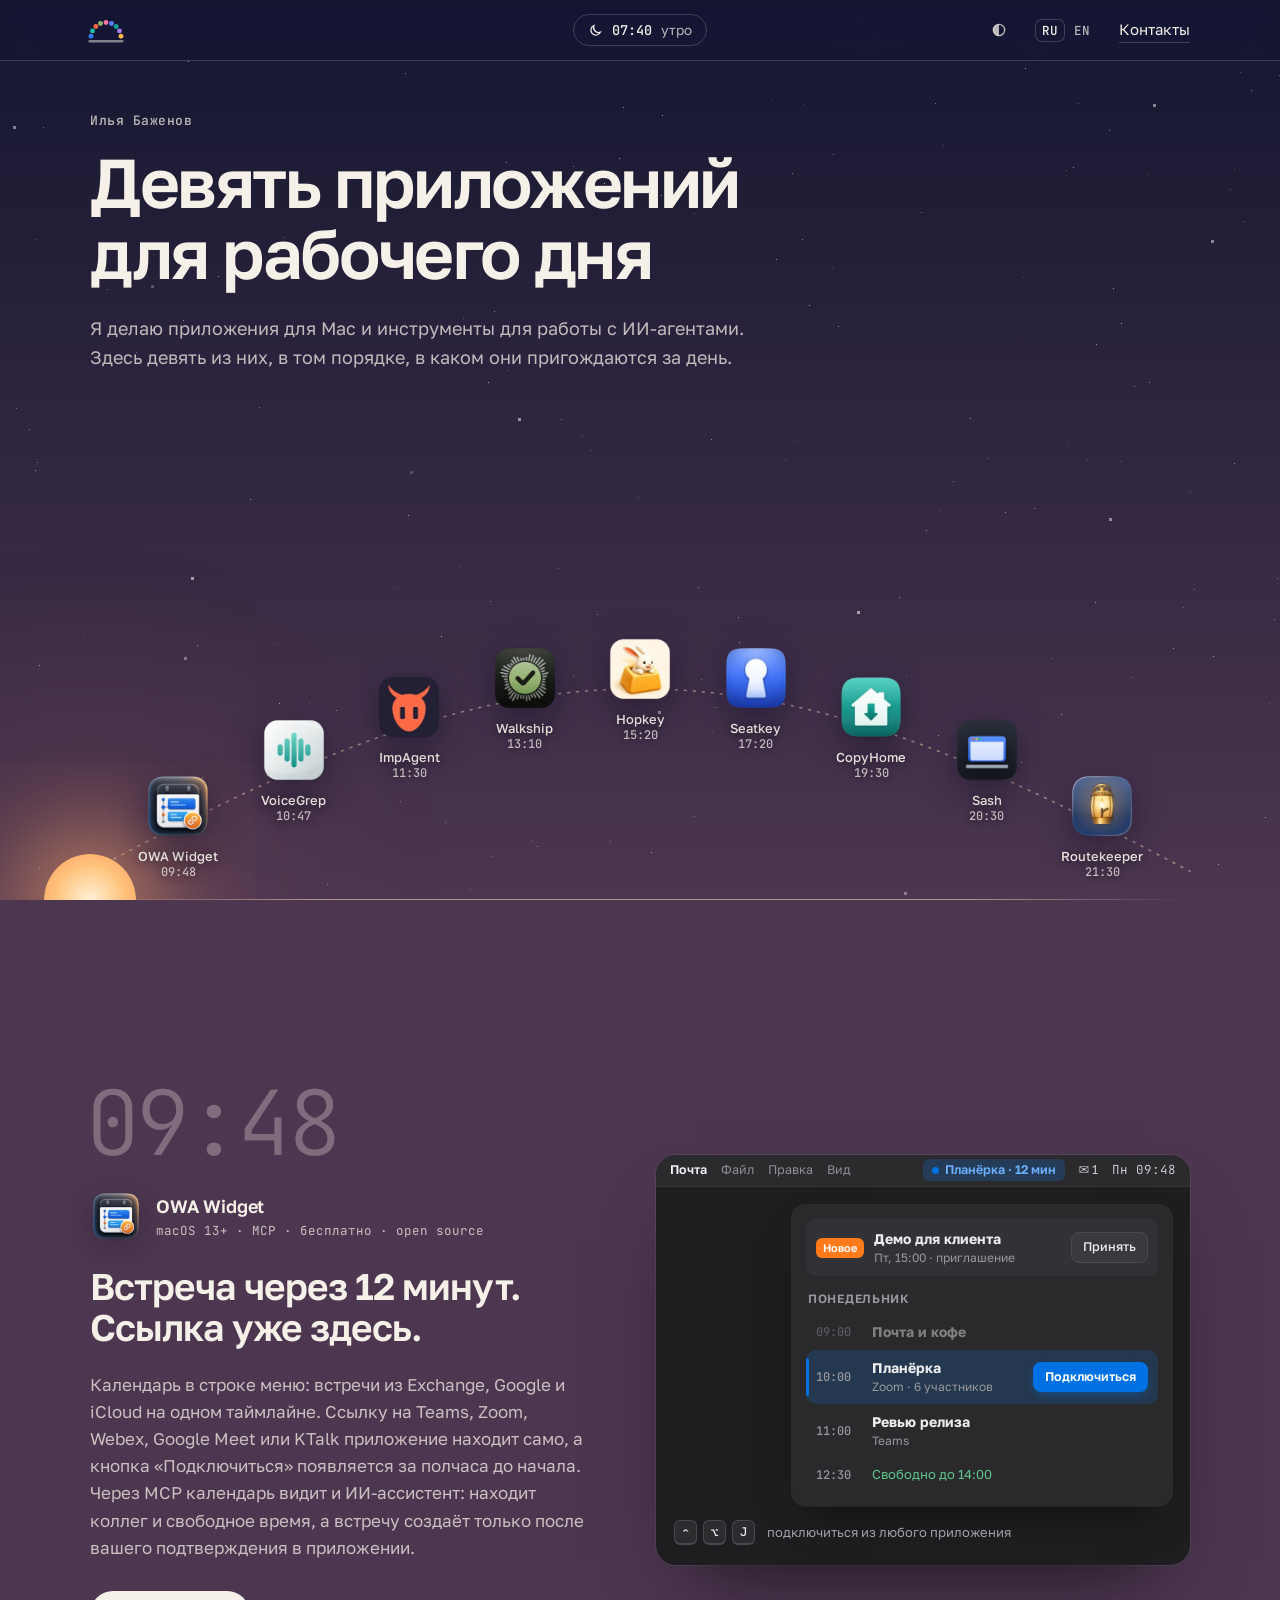
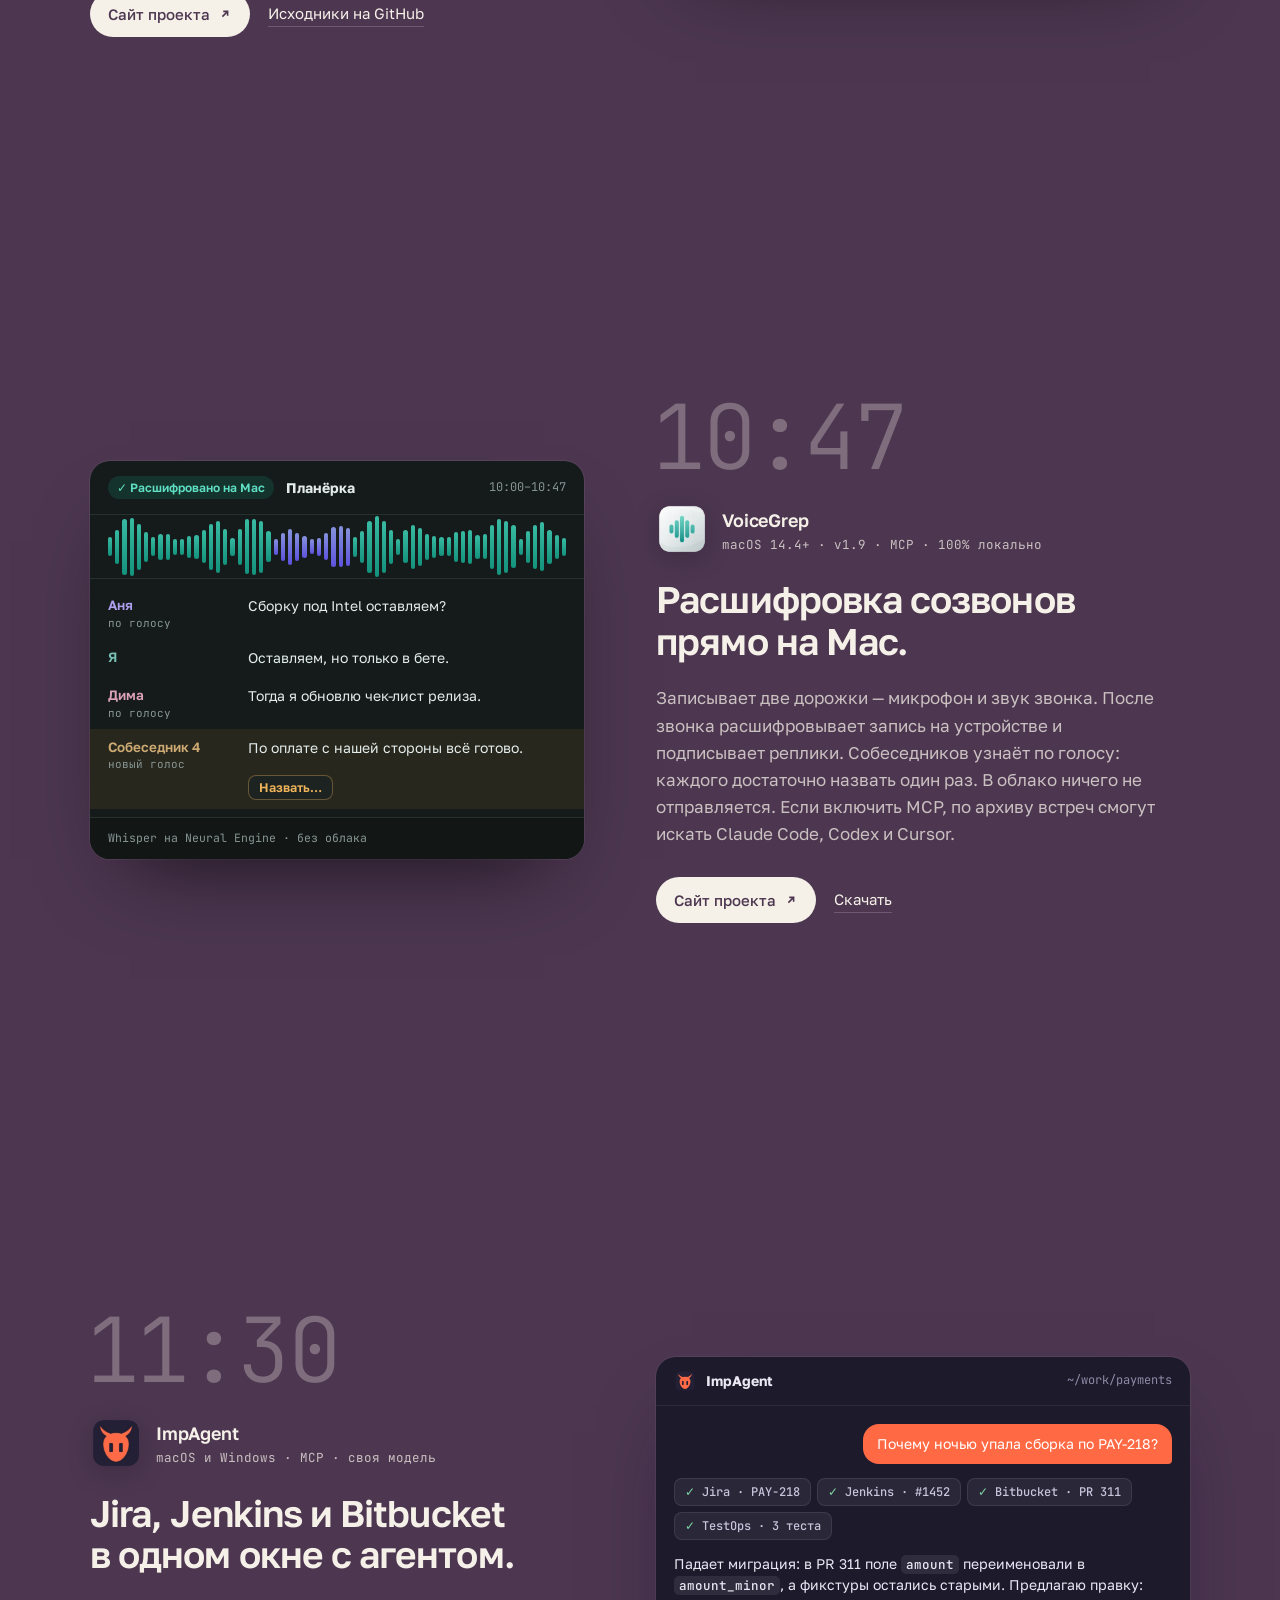
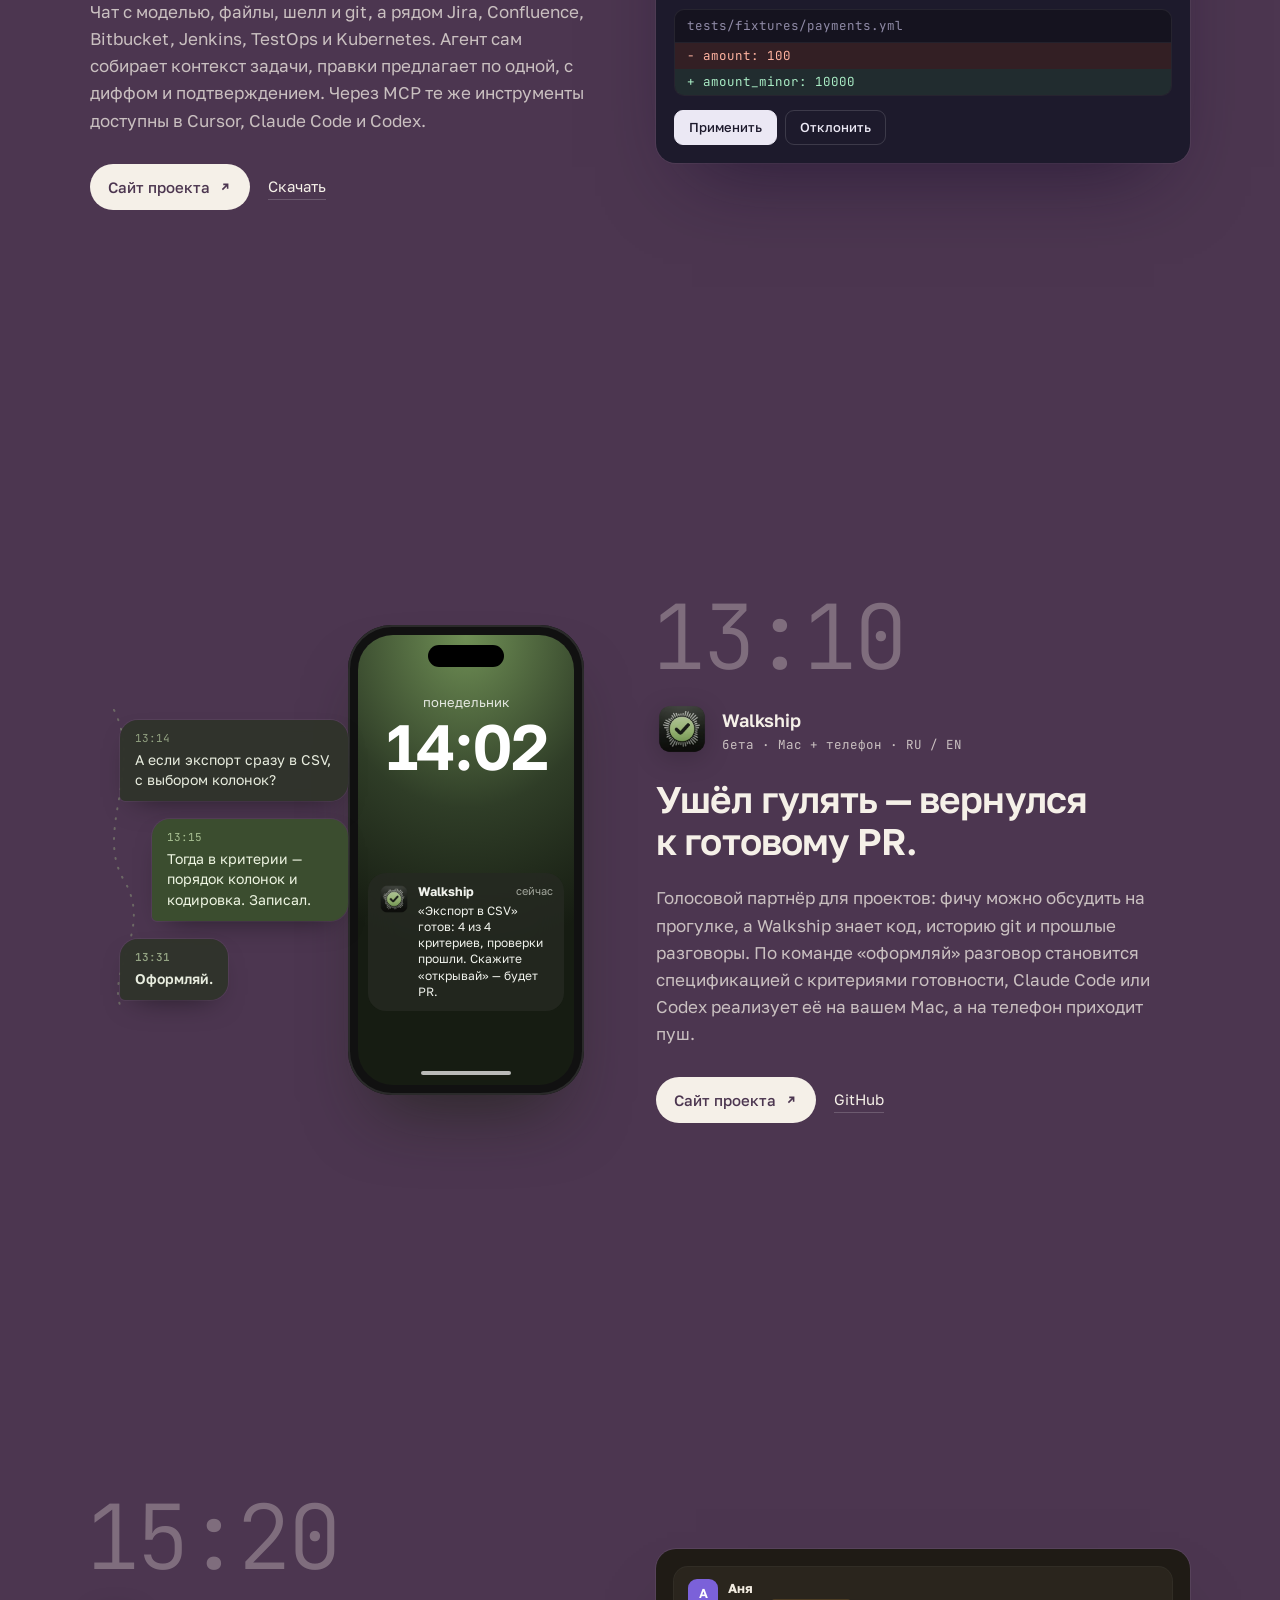
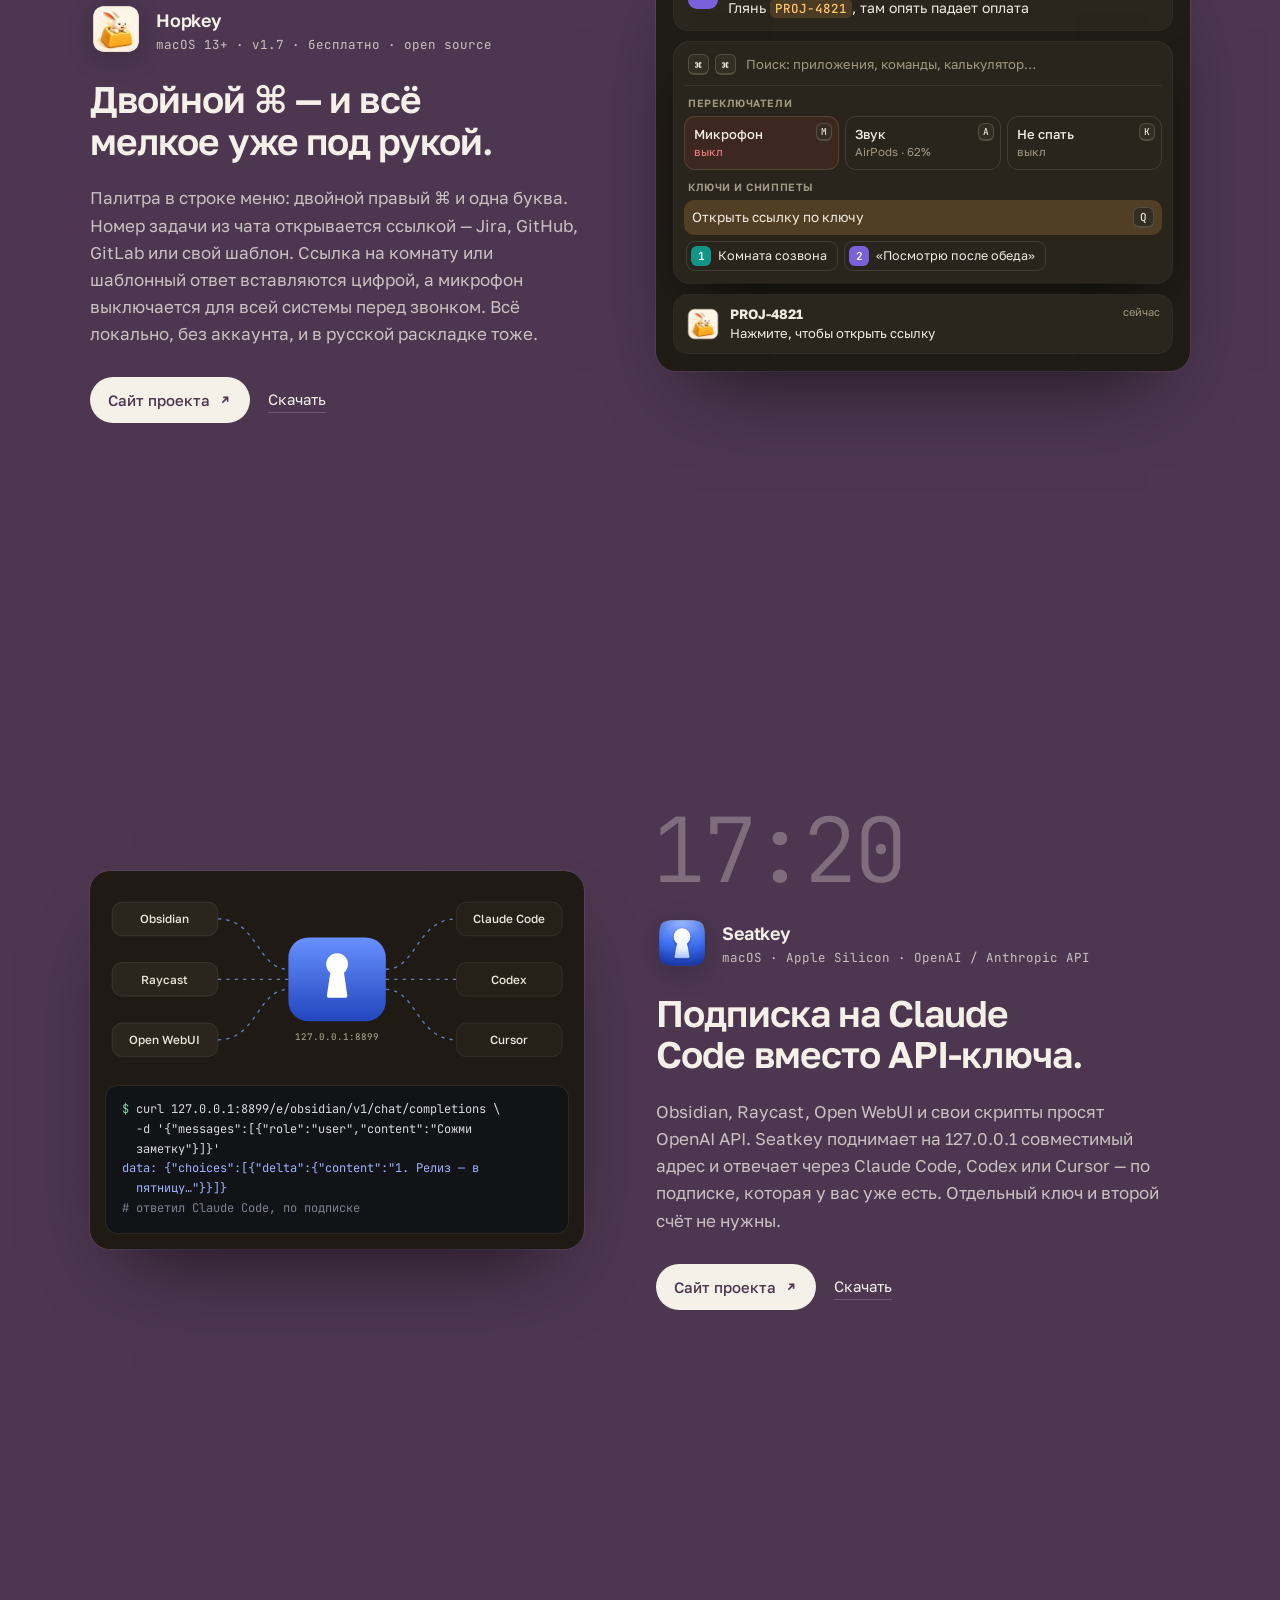
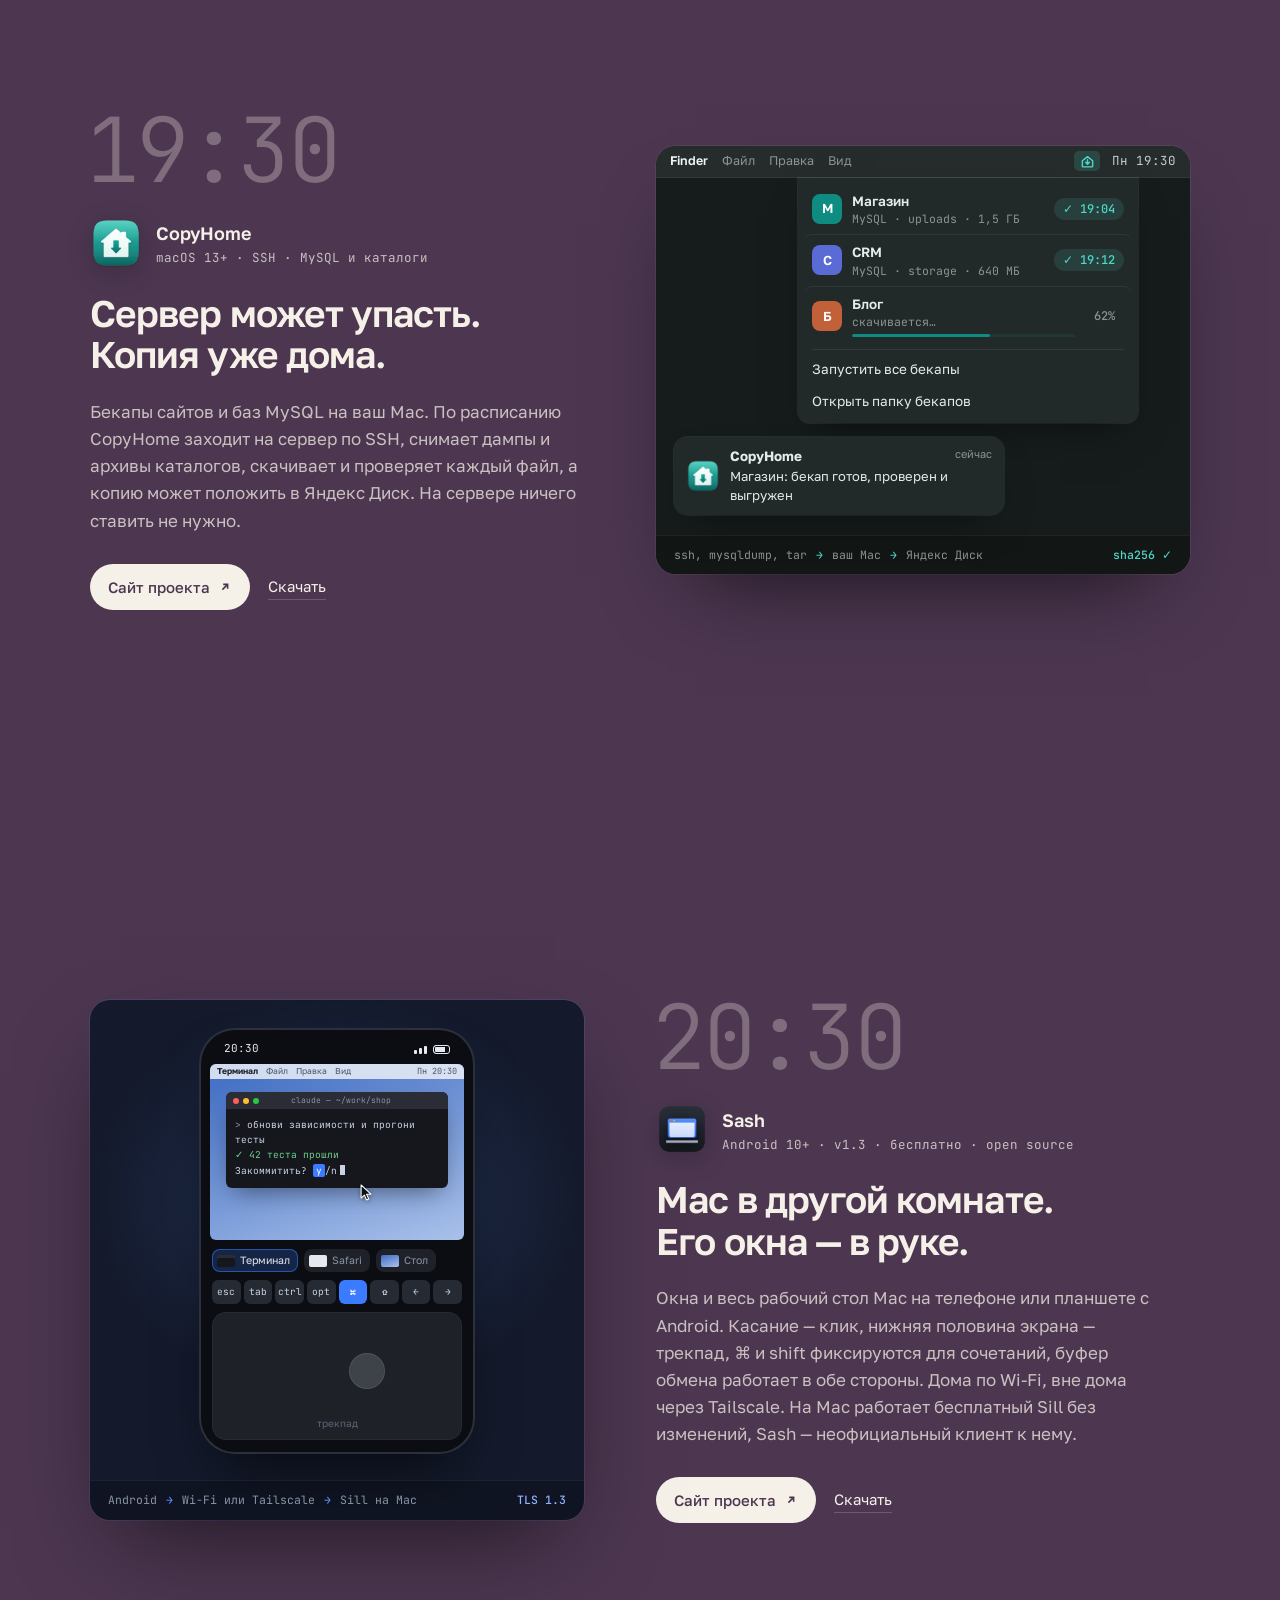
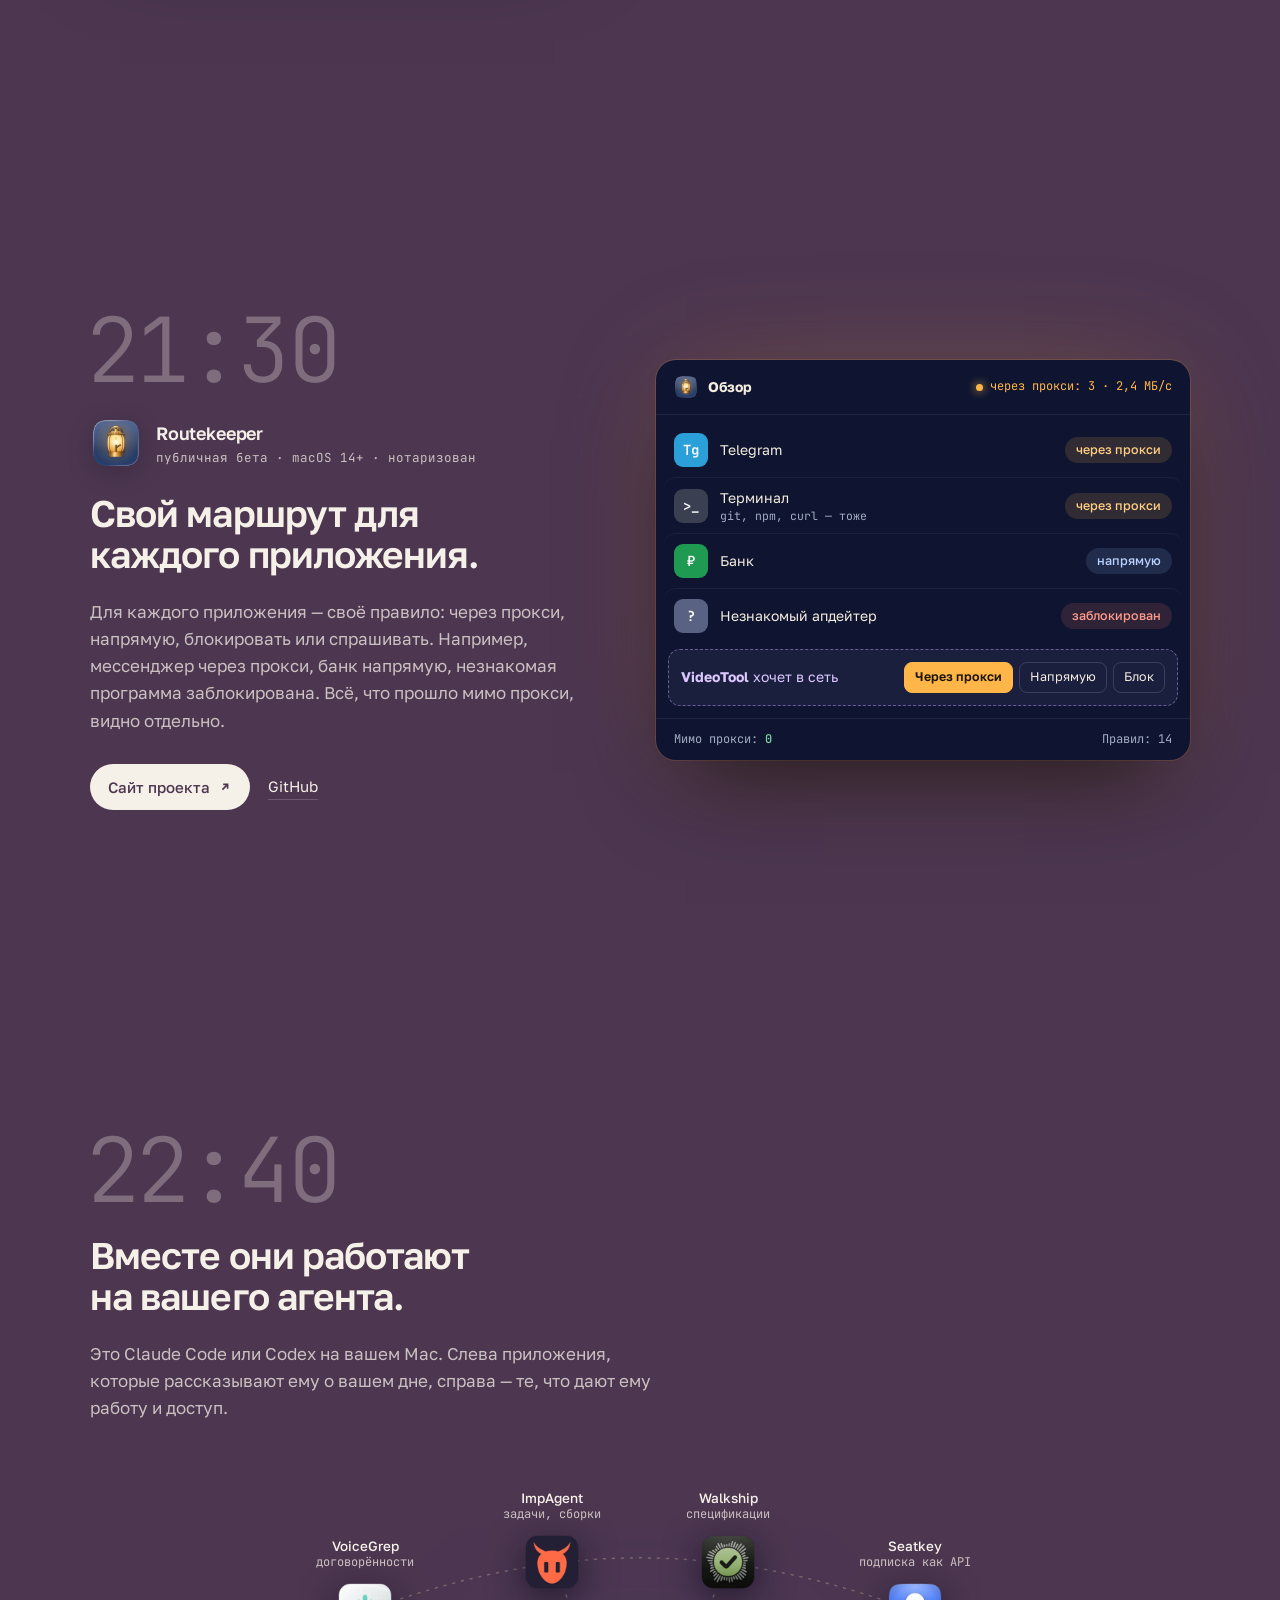
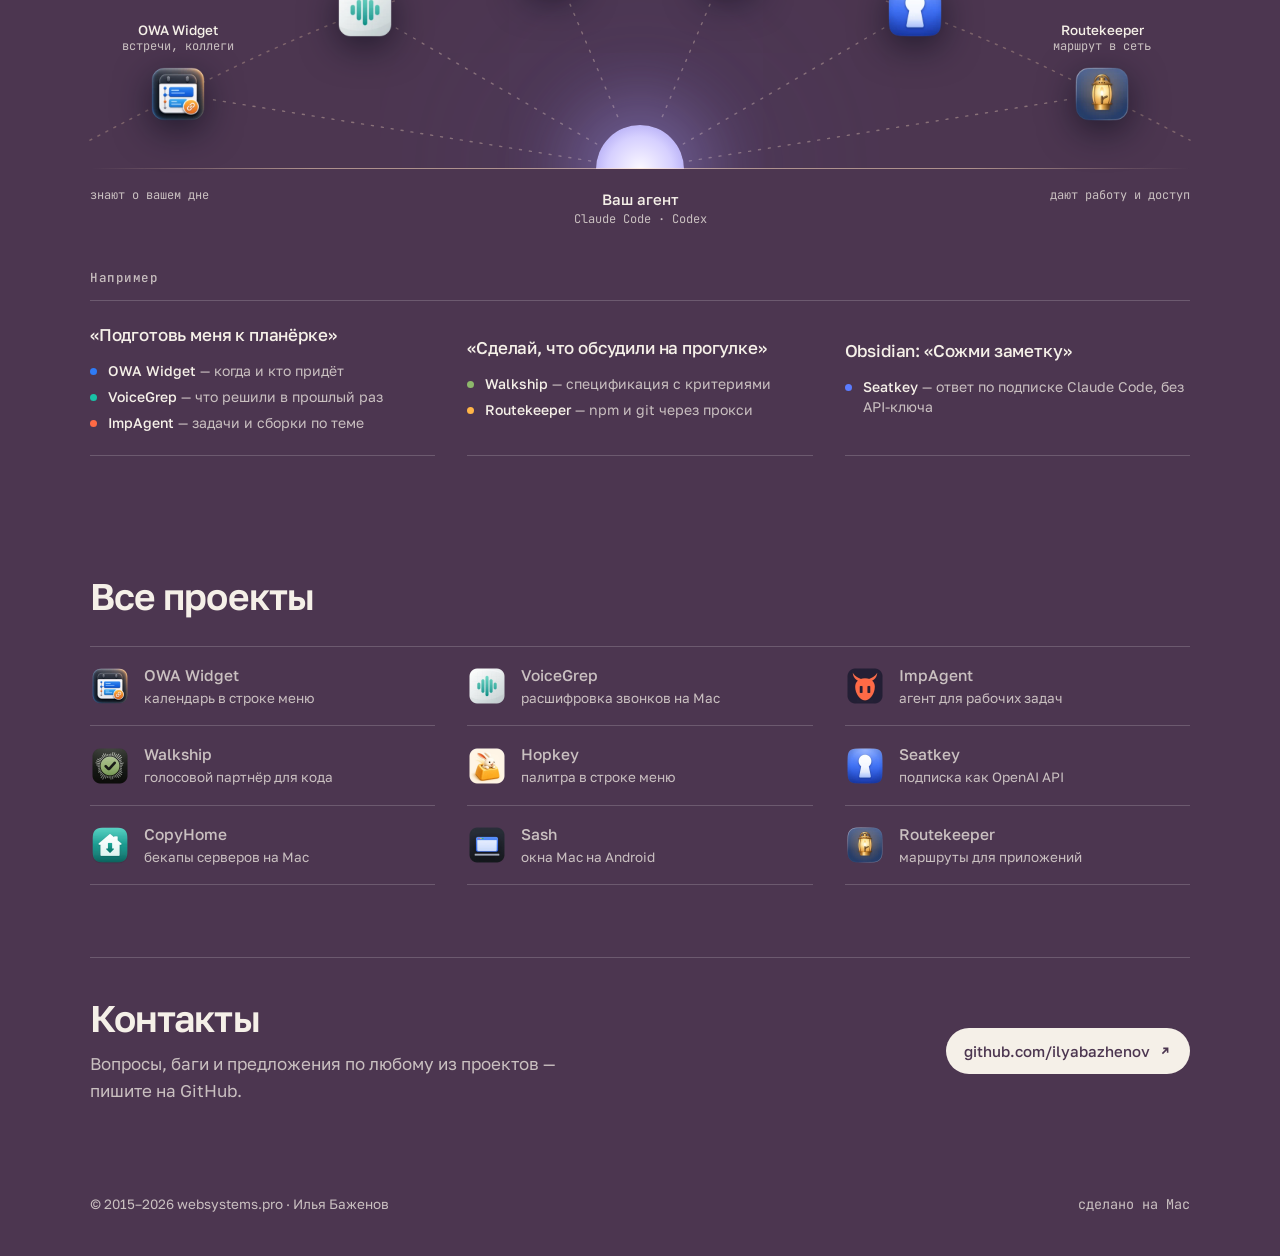
<file: index.html>
<!doctype html>
<html lang="ru" data-ink="light">
<head>
<meta charset="utf-8">
<meta name="viewport" content="width=device-width, initial-scale=1">
<title>Приложения для Mac и инструменты для ИИ-агентов — Илья Баженов</title>
<meta name="description" content="Приложения для Mac и инструменты для работы с ИИ-агентами: OWA Widget, VoiceGrep, ImpAgent, Walkship, Hopkey, Seatkey, CopyHome, Sash и Routekeeper.">
<meta property="og:title" content="Приложения для Mac и инструменты для ИИ-агентов — Илья Баженов">
<meta property="og:description" content="Приложения для Mac и инструменты для работы с ИИ-агентами: OWA Widget, VoiceGrep, ImpAgent, Walkship, Hopkey, Seatkey, CopyHome, Sash и Routekeeper.">
<meta property="og:type" content="website">
<meta property="og:url" content="https://websystems.pro/">
<meta property="og:site_name" content="websystems.pro">
<meta property="og:locale" content="ru_RU">
<meta property="og:locale:alternate" content="en_US">
<meta property="og:image" content="https://websystems.pro/assets/og.png">
<meta property="og:image:width" content="1200">
<meta property="og:image:height" content="630">
<meta property="og:image:alt" content="Девять приложений для рабочего дня: иконки OWA Widget, VoiceGrep, ImpAgent, Walkship, Hopkey, Seatkey, CopyHome, Sash и Routekeeper на дуге над горизонтом">
<meta name="twitter:card" content="summary_large_image">
<link rel="canonical" href="https://websystems.pro/">
<link rel="alternate" hreflang="ru" href="https://websystems.pro/">
<link rel="alternate" hreflang="en" href="https://websystems.pro/en/">
<link rel="alternate" hreflang="x-default" href="https://websystems.pro/en/">
<link rel="icon" href="favicon.ico" sizes="32x32">
<link rel="icon" href="assets/favicon.svg" type="image/svg+xml">
<link rel="apple-touch-icon" href="assets/apple-touch-icon.png">
<link rel="preconnect" href="https://fonts.googleapis.com">
<link rel="preconnect" href="https://fonts.gstatic.com" crossorigin>
<link href="https://fonts.googleapis.com/css2?family=Golos+Text:wght@400;500;600&family=JetBrains+Mono:wght@300;400;500&display=swap" rel="stylesheet">
<script>
(function (r) {
  r.classList.add('js');
  // тёмная тема, если она включена в системе или у посетителя вечер и ночь (20:00–7:00); выбор кнопкой в шапке важнее
  var t; try { t = localStorage.getItem('theme'); } catch (e) {}
  var h = new Date().getHours();
  r.dataset.theme = t === 'light' || t === 'dark' ? t : matchMedia('(prefers-color-scheme: dark)').matches || h >= 20 || h < 7 ? 'dark' : 'light';
})(document.documentElement);
</script>
<link rel="stylesheet" href="assets/site.css">
<script type="application/ld+json">
{
 "@context": "https://schema.org",
 "@graph": [
  {
   "@type": "WebSite",
   "@id": "https://websystems.pro/#website",
   "url": "https://websystems.pro/",
   "name": "websystems.pro",
   "inLanguage": [
    "ru",
    "en"
   ],
   "publisher": {
    "@id": "https://websystems.pro/#person"
   }
  },
  {
   "@type": "Person",
   "@id": "https://websystems.pro/#person",
   "name": "Илья Баженов",
   "alternateName": "Ilya Bazhenov",
   "url": "https://websystems.pro/",
   "sameAs": [
    "https://github.com/ilyabazhenov"
   ]
  },
  {
   "@type": "WebPage",
   "@id": "https://websystems.pro/#page",
   "url": "https://websystems.pro/",
   "name": "Приложения для Mac и инструменты для ИИ-агентов — Илья Баженов",
   "inLanguage": "ru",
   "isPartOf": {
    "@id": "https://websystems.pro/#website"
   },
   "author": {
    "@id": "https://websystems.pro/#person"
   },
   "mainEntity": {
    "@id": "https://websystems.pro/#apps"
   }
  },
  {
   "@type": "ItemList",
   "@id": "https://websystems.pro/#apps",
   "name": "Девять приложений для рабочего дня",
   "itemListElement": [
    {
     "@type": "ListItem",
     "position": 1,
     "item": {
      "@type": "SoftwareApplication",
      "name": "OWA Widget",
      "url": "https://ilyabazhenov.github.io/mac-owa-widget/ru/",
      "description": "Календарь в строке меню Mac: встречи из Exchange, Google и iCloud, ссылки на созвоны и MCP для ИИ-ассистента.",
      "operatingSystem": "macOS 13+",
      "applicationCategory": "BusinessApplication",
      "author": {
       "@id": "https://websystems.pro/#person"
      },
      "offers": {
       "@type": "Offer",
       "price": "0",
       "priceCurrency": "USD"
      }
     }
    },
    {
     "@type": "ListItem",
     "position": 2,
     "item": {
      "@type": "SoftwareApplication",
      "name": "VoiceGrep",
      "url": "https://voicegrep.com/",
      "description": "Запись и расшифровка звонков прямо на Mac, с узнаванием собеседников по голосу и поиском через MCP.",
      "operatingSystem": "macOS 14.4+",
      "applicationCategory": "BusinessApplication",
      "author": {
       "@id": "https://websystems.pro/#person"
      }
     }
    },
    {
     "@type": "ListItem",
     "position": 3,
     "item": {
      "@type": "SoftwareApplication",
      "name": "ImpAgent",
      "url": "https://ilyabazhenov.github.io/imp-agent-crossplatform-releases/",
      "description": "ИИ-агент для рабочих задач: Jira, Confluence, Bitbucket, Jenkins, TestOps и Kubernetes в одном окне.",
      "operatingSystem": "macOS, Windows",
      "applicationCategory": "DeveloperApplication",
      "author": {
       "@id": "https://websystems.pro/#person"
      }
     }
    },
    {
     "@type": "ListItem",
     "position": 4,
     "item": {
      "@type": "SoftwareApplication",
      "name": "Walkship",
      "url": "https://walkship.app/ru/",
      "description": "Голосовой партнёр для проектов: обсуждение превращается в спецификацию, которую реализует Claude Code или Codex.",
      "operatingSystem": "macOS",
      "applicationCategory": "DeveloperApplication",
      "author": {
       "@id": "https://websystems.pro/#person"
      }
     }
    },
    {
     "@type": "ListItem",
     "position": 5,
     "item": {
      "@type": "SoftwareApplication",
      "name": "Hopkey",
      "url": "https://ilyabazhenov.github.io/Hopkey/",
      "description": "Палитра в строке меню Mac: ссылки по ключам задач, сниппеты и переключатели по двойному ⌘.",
      "operatingSystem": "macOS 13+",
      "applicationCategory": "UtilitiesApplication",
      "author": {
       "@id": "https://websystems.pro/#person"
      },
      "offers": {
       "@type": "Offer",
       "price": "0",
       "priceCurrency": "USD"
      }
     }
    },
    {
     "@type": "ListItem",
     "position": 6,
     "item": {
      "@type": "SoftwareApplication",
      "name": "Seatkey",
      "url": "https://seatkey.dev/",
      "description": "Локальный OpenAI-совместимый API, который отвечает через подписку Claude Code, Codex или Cursor.",
      "operatingSystem": "macOS",
      "applicationCategory": "DeveloperApplication",
      "author": {
       "@id": "https://websystems.pro/#person"
      }
     }
    },
    {
     "@type": "ListItem",
     "position": 7,
     "item": {
      "@type": "SoftwareApplication",
      "name": "CopyHome",
      "url": "https://copyhome.app/",
      "description": "Бекапы сайтов и баз MySQL с сервера на Mac по SSH, по расписанию и с проверкой файлов.",
      "operatingSystem": "macOS 13+",
      "applicationCategory": "UtilitiesApplication",
      "author": {
       "@id": "https://websystems.pro/#person"
      }
     }
    },
    {
     "@type": "ListItem",
     "position": 8,
     "item": {
      "@type": "SoftwareApplication",
      "name": "Sash",
      "url": "https://usesash.app/#ru",
      "description": "Окна и рабочий стол Mac на телефоне или планшете с Android, клиент к Sill.",
      "operatingSystem": "Android 10+",
      "applicationCategory": "UtilitiesApplication",
      "author": {
       "@id": "https://websystems.pro/#person"
      },
      "offers": {
       "@type": "Offer",
       "price": "0",
       "priceCurrency": "USD"
      }
     }
    },
    {
     "@type": "ListItem",
     "position": 9,
     "item": {
      "@type": "SoftwareApplication",
      "name": "Routekeeper",
      "url": "https://getroutekeeper.app/",
      "description": "Свой сетевой маршрут для каждого приложения на Mac: через прокси, напрямую или блокировать.",
      "operatingSystem": "macOS 14+",
      "applicationCategory": "UtilitiesApplication",
      "author": {
       "@id": "https://websystems.pro/#person"
      }
     }
    }
   ]
  }
 ]
}
</script>
</head>
<body>

<div class="sky" aria-hidden="true"></div>
<div class="stars" aria-hidden="true"></div>

<header class="top">
  <div class="wrap">
    <a class="logo" href="#top" aria-label="websystems.pro — в начало">
      <svg viewBox="0 0 32 32" fill="none" aria-hidden="true">
        <path class="hz" d="M3 25h26" stroke-width="2" stroke-linecap="round"/>
        <circle style="--i:0" cx="4.0" cy="21.0" r="1.95" fill="#2f7bf6"/>
        <circle style="--i:1" cx="5.2" cy="16.7" r="1.95" fill="#19c2a6"/>
        <circle style="--i:2" cx="7.9" cy="13.2" r="1.95" fill="#ff6a45"/>
        <circle style="--i:3" cx="11.6" cy="10.8" r="1.95" fill="#8db86b"/>
        <circle style="--i:4" cx="16.0" cy="10.0" r="1.95" fill="#f27aa0"/>
        <circle style="--i:5" cx="20.4" cy="10.8" r="1.95" fill="#5b7cff"/>
        <circle style="--i:6" cx="24.1" cy="13.2" r="1.95" fill="#14a39a"/>
        <circle style="--i:7" cx="26.8" cy="16.7" r="1.95" fill="#a57cf0"/>
        <circle style="--i:8" cx="28.0" cy="21.0" r="1.95" fill="#ffb547"/>
      </svg>
    </a>
    <span class="clock" aria-hidden="true">
      <svg id="clockIcon" viewBox="0 0 24 24" fill="none" stroke="currentColor" stroke-width="2" stroke-linecap="round"><path d="M20 14.5A8 8 0 0 1 9.5 4a8 8 0 1 0 10.5 10.5z"/></svg>
      <span id="clockTime">07:40</span><span class="phase" id="clockPhase">утро</span>
    </span>
    <div class="top-r">
      <button class="theme" id="themeBtn" type="button" aria-pressed="false" aria-label="Тёмная тема" title="Тёмная тема"><svg viewBox="0 0 24 24" fill="none" stroke="currentColor" stroke-width="2" aria-hidden="true"><circle cx="12" cy="12" r="8.5"/><path d="M12 3.5a8.5 8.5 0 0 1 0 17z" fill="currentColor" stroke="none"/></svg></button>
      <nav class="lang" aria-label="Язык"><a href="./" hreflang="ru" lang="ru" aria-current="page">RU</a><a href="en/" hreflang="en" lang="en">EN</a></nav>
      <a class="top-cta" href="#contact">Контакты</a>
    </div>
  </div>
</header>

<main id="top">

  <!-- 07:40 — утро -->
  <section class="hero" data-time="07:40" data-sky="#191c37,#7d5a77" data-sky-dark="#141630,#4c3650" data-ink="light" data-stars="0.7" data-phase="утро">
    <div class="wrap">
      <div class="eyebrow">Илья Баженов</div>
      <h1>Девять приложений<br>для рабочего дня</h1>
      <p class="lead">Я делаю приложения для Mac и инструменты для работы с ИИ-агентами. Здесь девять из них, в том порядке, в каком они пригождаются за день.</p>
    </div>
    <div class="hero-glow" aria-hidden="true"></div>
    <div class="wrap arc-wrap">
      <div class="arc">
        <svg class="path" viewBox="0 0 1000 100" preserveAspectRatio="none" aria-hidden="true"><path id="arcPath" d=""/></svg>
        <div class="sun" aria-hidden="true"></div>
        <div class="horizon" aria-hidden="true"></div>
        <a class="pt" href="#owawidget" style="--x:8;--y:31"><img src="assets/icons/owawidget.webp" alt="OWA Widget" width="68" height="68"><span class="lbl"><b>OWA Widget</b>09:48</span></a>
        <a class="pt" href="#voicegrep" style="--x:18.5;--y:54"><img src="assets/icons/voicegrep.webp" alt="VoiceGrep" width="68" height="68"><span class="lbl"><b>VoiceGrep</b>10:47</span></a>
        <a class="pt" href="#impagent" style="--x:29;--y:72"><img src="assets/icons/impagent.webp" alt="ImpAgent" width="68" height="68"><span class="lbl"><b>ImpAgent</b>11:30</span></a>
        <a class="pt" href="#walkship" style="--x:39.5;--y:84"><img src="assets/icons/walkship.webp" alt="Walkship" width="68" height="68"><span class="lbl"><b>Walkship</b>13:10</span></a>
        <a class="pt" href="#hopkey" style="--x:50;--y:88"><img src="assets/icons/hopkey.webp" alt="Hopkey" width="68" height="68"><span class="lbl"><b>Hopkey</b>15:20</span></a>
        <a class="pt" href="#seatkey" style="--x:60.5;--y:84"><img src="assets/icons/seatkey.webp" alt="Seatkey" width="68" height="68"><span class="lbl"><b>Seatkey</b>17:20</span></a>
        <a class="pt" href="#copyhome" style="--x:71;--y:72"><img src="assets/icons/copyhome.webp" alt="CopyHome" width="68" height="68"><span class="lbl"><b>CopyHome</b>19:30</span></a>
        <a class="pt" href="#sash" style="--x:81.5;--y:54"><img src="assets/icons/sash.webp" alt="Sash" width="68" height="68"><span class="lbl"><b>Sash</b>20:30</span></a>
        <a class="pt" href="#routekeeper" style="--x:92;--y:31"><img src="assets/icons/routekeeper.webp" alt="Routekeeper" width="68" height="68"><span class="lbl"><b>Routekeeper</b>21:30</span></a>
      </div>
    </div>
  </section>

  <!-- 09:48 — OWA Widget -->
  <section class="ch" id="owawidget" data-time="09:48" data-sky="#efe6d8,#f8f3ea" data-sky-dark="#1c1915,#221e19" data-ink="dark" data-phase="утро" style="--accent:#0a64d6">
    <div class="wrap ch-grid">
      <div class="ch-text rv">
        <div class="ch-time">09:48</div>
        <div class="ch-app">
          <img src="assets/icons/owawidget.webp" alt="" width="52" height="52">
          <div><b>OWA Widget</b><span>macOS 13+ · MCP · бесплатно · open source</span></div>
        </div>
        <h2>Встреча через 12&nbsp;минут. Ссылка уже здесь.</h2>
        <p class="story">Календарь в строке меню: встречи из Exchange, Google и iCloud на одном таймлайне. Ссылку на Teams, Zoom, Webex, Google Meet или KTalk приложение находит само, а кнопка «Подключиться» появляется за полчаса до начала. Через MCP календарь видит и ИИ-ассистент: находит коллег и свободное время, а встречу создаёт только после вашего подтверждения в приложении.</p>
        <div class="ch-links">
          <a class="go" href="https://ilyabazhenov.github.io/mac-owa-widget/ru/" target="_blank">Сайт проекта <svg viewBox="0 0 16 16" fill="none" stroke="currentColor" stroke-width="1.8"><path d="M5 11l6-6M6 5h5v5"/></svg></a>
          <a class="sub" href="https://github.com/ilyabazhenov/mac-owa-widget" target="_blank">Исходники на GitHub</a>
        </div>
      </div>
      <div class="ch-visual rv">
        <div class="v owa" aria-hidden="true">
          <div class="owa-mb">
            <span class="owa-mb-l"><b>Почта</b><span>Файл</span><span>Правка</span><span>Вид</span></span>
            <span class="owa-mb-r"><span class="owa-st"><i class="pulse"></i>Планёрка · 12 мин</span><span>✉︎ 1</span><span class="mono">Пн 09:48</span></span>
          </div>
          <div class="owa-body">
            <div class="owa-pop">
              <div class="owa-inv step"><span class="owa-tag">Новое</span><span><b>Демо для клиента</b><small>Пт, 15:00 · приглашение</small></span><span class="owa-btn">Принять</span></div>
              <div class="owa-day">Понедельник</div>
              <div class="owa-r past"><span class="t">09:00</span><span class="e"><b>Почта и кофе</b></span></div>
              <div class="owa-r now step" style="--d:.2s"><span class="t">10:00</span><span class="e"><b>Планёрка</b><small>Zoom · 6 участников</small></span><span class="owa-join">Подключиться</span></div>
              <div class="owa-r step" style="--d:.35s"><span class="t">11:00</span><span class="e"><b>Ревью релиза</b><small>Teams</small></span></div>
              <div class="owa-r free step" style="--d:.5s"><span class="t">12:30</span><span class="e">Свободно до 14:00</span></div>
            </div>
            <div class="owa-kbd step" style="--d:.7s"><kbd>⌃</kbd><kbd>⌥</kbd><kbd>J</kbd><span>подключиться из любого приложения</span></div>
          </div>
        </div>
      </div>
    </div>
  </section>

  <!-- 10:47 — VoiceGrep -->
  <section class="ch" id="voicegrep" data-time="10:47" data-sky="#eef1ee,#f7f8f4" data-sky-dark="#151a19,#1a1f1d" data-ink="dark" data-phase="утро" style="--accent:#0b8f78">
    <div class="wrap ch-grid flip">
      <div class="ch-text rv">
        <div class="ch-time">10:47</div>
        <div class="ch-app">
          <img src="assets/icons/voicegrep.webp" alt="" width="52" height="52">
          <div><b>VoiceGrep</b><span>macOS 14.4+ · v1.9 · MCP · 100% локально</span></div>
        </div>
        <h2>Расшифровка созвонов прямо на Mac.</h2>
        <p class="story">Записывает две дорожки — микрофон и звук звонка. После звонка расшифровывает запись на устройстве и подписывает реплики. Собеседников узнаёт по голосу: каждого достаточно назвать один раз. В облако ничего не отправляется. Если включить MCP, по архиву встреч смогут искать Claude Code, Codex и Cursor.</p>
        <div class="ch-links">
          <a class="go" href="https://voicegrep.com/" target="_blank">Сайт проекта <svg viewBox="0 0 16 16" fill="none" stroke="currentColor" stroke-width="1.8"><path d="M5 11l6-6M6 5h5v5"/></svg></a>
          <a class="sub" href="https://voicegrep.com/#t-install" target="_blank">Скачать</a>
        </div>
      </div>
      <div class="ch-visual rv">
        <div class="v vg" aria-hidden="true">
          <div class="vg-top"><span class="vg-ok">✓ Расшифровано на Mac</span><b>Планёрка</b><span class="mono">10:00–10:47</span></div>
          <div class="vg-wave" id="wave"></div>
          <div class="vg-lines">
            <div class="ln step" style="--d:.1s"><span class="who" style="--sp:#6a4fe0">Аня<em>по голосу</em></span><p>Сборку под Intel оставляем?</p></div>
            <div class="ln step" style="--d:.45s"><span class="who" style="--sp:#0b8f78">Я</span><p>Оставляем, но только в бете.</p></div>
            <div class="ln step" style="--d:.8s"><span class="who" style="--sp:#c0567a">Дима<em>по голосу</em></span><p>Тогда я обновлю чек-лист релиза.</p></div>
            <div class="ln unk step" style="--d:1.15s"><span class="who" style="--sp:#a46400">Собеседник 4<em>новый голос</em></span><p>По оплате с нашей стороны всё готово.</p><span class="vg-name">Назвать…</span></div>
          </div>
          <div class="vg-foot mono">Whisper на Neural Engine · без облака</div>
        </div>
      </div>
    </div>
  </section>

  <!-- 11:30 — ImpAgent -->
  <section class="ch" id="impagent" data-time="11:30" data-sky="#eceef1,#f6f6f5" data-sky-dark="#17191d,#1c1e21" data-ink="dark" data-phase="день" style="--accent:#e24e2a">
    <div class="wrap ch-grid">
      <div class="ch-text rv">
        <div class="ch-time">11:30</div>
        <div class="ch-app">
          <img src="assets/icons/impagent.webp" alt="" width="52" height="52">
          <div><b>ImpAgent</b><span>macOS и Windows · MCP · своя модель</span></div>
        </div>
        <h2>Jira, Jenkins и Bitbucket в одном окне с агентом.</h2>
        <p class="story">Чат с моделью, файлы, шелл и git, а рядом Jira, Confluence, Bitbucket, Jenkins, TestOps и Kubernetes. Агент сам собирает контекст задачи, правки предлагает по одной, с диффом и подтверждением. Через MCP те же инструменты доступны в Cursor, Claude Code и Codex.</p>
        <div class="ch-links">
          <a class="go" href="https://ilyabazhenov.github.io/imp-agent-crossplatform-releases/" target="_blank">Сайт проекта <svg viewBox="0 0 16 16" fill="none" stroke="currentColor" stroke-width="1.8"><path d="M5 11l6-6M6 5h5v5"/></svg></a>
          <a class="sub" href="https://github.com/ilyabazhenov/imp-agent-crossplatform-releases/releases/latest" target="_blank">Скачать</a>
        </div>
      </div>
      <div class="ch-visual rv">
        <div class="v imp" aria-hidden="true">
          <div class="imp-top"><img src="assets/icons/impagent.webp" alt="" width="22" height="22"><b>ImpAgent</b><span class="mono">~/work/payments</span></div>
          <div class="imp-body">
            <div class="imp-u">Почему ночью упала сборка по PAY-218?</div>
            <div class="imp-tools">
              <span class="step" style="--d:.1s">Jira · PAY-218</span>
              <span class="step" style="--d:.3s">Jenkins · #1452</span>
              <span class="step" style="--d:.5s">Bitbucket · PR 311</span>
              <span class="step" style="--d:.7s">TestOps · 3 теста</span>
            </div>
            <div class="imp-a step" style="--d:1s">Падает миграция: в PR 311 поле <code>amount</code> переименовали в <code>amount_minor</code>, а фикстуры остались старыми. Предлагаю правку:</div>
            <div class="imp-diff mono step" style="--d:1.2s"><div class="f">tests/fixtures/payments.yml</div><div class="del">-   amount: 100</div><div class="add">+   amount_minor: 10000</div></div>
            <div class="imp-act step" style="--d:1.35s"><span class="pri">Применить</span><span>Отклонить</span></div>
          </div>
        </div>
      </div>
    </div>
  </section>

  <!-- 13:10 — Walkship -->
  <section class="ch" id="walkship" data-time="13:10" data-sky="#e3ecd6,#f3f4e6" data-sky-dark="#171c13,#1d2218" data-ink="dark" data-phase="день" style="--accent:#4e7f2c">
    <div class="wrap ch-grid flip">
      <div class="ch-text rv">
        <div class="ch-time">13:10</div>
        <div class="ch-app">
          <img src="assets/icons/walkship.webp" alt="" width="52" height="52">
          <div><b>Walkship</b><span>бета · Mac + телефон · RU / EN</span></div>
        </div>
        <h2>Ушёл гулять — вернулся к&nbsp;готовому PR.</h2>
        <p class="story">Голосовой партнёр для проектов: фичу можно обсудить на прогулке, а Walkship знает код, историю git и прошлые разговоры. По команде «оформляй» разговор становится спецификацией с критериями готовности, Claude Code или Codex реализует её на вашем Mac, а на телефон приходит пуш.</p>
        <div class="ch-links">
          <a class="go" href="https://walkship.app/ru/" target="_blank">Сайт проекта <svg viewBox="0 0 16 16" fill="none" stroke="currentColor" stroke-width="1.8"><path d="M5 11l6-6M6 5h5v5"/></svg></a>
          <a class="sub" href="https://github.com/ilyabazhenov/walkship" target="_blank">GitHub</a>
        </div>
      </div>
      <div class="ch-visual rv">
        <div class="v walk" aria-hidden="true">
          <div class="walk-talk">
            <svg viewBox="0 0 40 300" preserveAspectRatio="none"><path d="M10 0 C 40 60, -10 120, 20 170 S 0 260, 18 300"/></svg>
            <div class="bub me step" style="--d:.1s"><span class="mono">13:14</span>А если экспорт сразу в CSV, с выбором колонок?</div>
            <div class="bub ai step" style="--d:.5s"><span class="mono">13:15</span>Тогда в критерии — порядок колонок и кодировка. Записал.</div>
            <div class="bub me short step" style="--d:.9s"><span class="mono">13:31</span>Оформляй.</div>
          </div>
          <div class="phone step" style="--d:1.3s">
            <div class="phone-scr">
              <div class="ph-island"></div>
              <div class="ph-date">понедельник</div>
              <div class="ph-time">14:02</div>
              <div class="ph-notif"><img src="assets/icons/walkship.webp" alt="" width="30" height="30"><div><b>Walkship <span>сейчас</span></b><p>«Экспорт в CSV» готов: 4 из 4 критериев, проверки прошли. Скажите «открывай» — будет PR.</p></div></div>
              <div class="ph-bar"></div>
            </div>
          </div>
        </div>
      </div>
    </div>
  </section>

  <!-- 15:20 — Hopkey -->
  <section class="ch" id="hopkey" data-time="15:20" data-sky="#f2e8d2,#f8f2e5" data-sky-dark="#1e1a13,#241f17" data-ink="dark" data-phase="день" style="--accent:#c97c00">
    <div class="wrap ch-grid">
      <div class="ch-text rv">
        <div class="ch-time">15:20</div>
        <div class="ch-app">
          <img src="assets/icons/hopkey.webp" alt="" width="52" height="52">
          <div><b>Hopkey</b><span>macOS 13+ · v1.7 · бесплатно · open source</span></div>
        </div>
        <h2>Двойной ⌘ — и&nbsp;всё мелкое уже под рукой.</h2>
        <p class="story">Палитра в строке меню: двойной правый ⌘ и одна буква. Номер задачи из чата открывается ссылкой — Jira, GitHub, GitLab или свой шаблон. Ссылка на комнату или шаблонный ответ вставляются цифрой, а микрофон выключается для всей системы перед звонком. Всё локально, без аккаунта, и в русской раскладке тоже.</p>
        <div class="ch-links">
          <a class="go" href="https://ilyabazhenov.github.io/Hopkey/" target="_blank">Сайт проекта <svg viewBox="0 0 16 16" fill="none" stroke="currentColor" stroke-width="1.8"><path d="M5 11l6-6M6 5h5v5"/></svg></a>
          <a class="sub" href="https://github.com/ilyabazhenov/Hopkey/releases/latest" target="_blank">Скачать</a>
        </div>
      </div>
      <div class="ch-visual rv">
        <div class="v hk" aria-hidden="true">
          <div class="hk-msg"><span class="hk-av">А</span><p><b>Аня</b>Глянь <span class="key">PROJ-4821</span>, там опять падает оплата</p></div>
          <div class="hk-pal step" style="--d:.15s">
            <div class="hk-q"><kbd>⌘</kbd><kbd>⌘</kbd><span>Поиск: приложения, команды, калькулятор…</span></div>
            <div class="hk-sec">Переключатели</div>
            <div class="hk-tiles"><span class="mute">Микрофон<small>выкл</small><kbd>M</kbd></span><span>Звук<small>AirPods · 62%</small><kbd>A</kbd></span><span>Не спать<small>выкл</small><kbd>K</kbd></span></div>
            <div class="hk-sec">Ключи и сниппеты</div>
            <div class="hk-row"><span>Открыть ссылку по ключу</span><kbd>Q</kbd></div>
            <div class="hk-chips"><span><i style="--c:#13968a">1</i>Комната созвона</span><span><i style="--c:#7b61d9">2</i>«Посмотрю после обеда»</span></div>
          </div>
          <div class="hk-note step" style="--d:.55s"><img src="assets/icons/hopkey.webp" alt="" width="34" height="34"><span><b>PROJ-4821 <em>сейчас</em></b>Нажмите, чтобы открыть ссылку</span></div>
        </div>
      </div>
    </div>
  </section>

  <!-- 17:20 — Seatkey -->
  <section class="ch" id="seatkey" data-time="17:20" data-sky="#f3d9b4,#eec393" data-sky-dark="#291e14,#32241a" data-ink="dark" data-phase="вечер" style="--accent:#3550d8">
    <div class="wrap ch-grid flip">
      <div class="ch-text rv">
        <div class="ch-time">17:20</div>
        <div class="ch-app">
          <img src="assets/icons/seatkey.webp" alt="" width="52" height="52">
          <div><b>Seatkey</b><span>macOS · Apple Silicon · OpenAI / Anthropic API</span></div>
        </div>
        <h2>Подписка на Claude Code вместо API-ключа.</h2>
        <p class="story">Obsidian, Raycast, Open WebUI и свои скрипты просят OpenAI API. Seatkey поднимает на 127.0.0.1 совместимый адрес и отвечает через Claude Code, Codex или Cursor — по подписке, которая у вас уже есть. Отдельный ключ и второй счёт не нужны.</p>
        <div class="ch-links">
          <a class="go" href="https://seatkey.dev/" target="_blank">Сайт проекта <svg viewBox="0 0 16 16" fill="none" stroke="currentColor" stroke-width="1.8"><path d="M5 11l6-6M6 5h5v5"/></svg></a>
          <a class="sub" href="https://github.com/ilyabazhenov/seatkey-releases/releases/latest" target="_blank">Скачать</a>
        </div>
      </div>
      <div class="ch-visual rv">
        <div class="v seat" aria-hidden="true">
          <svg class="seat-map" viewBox="0 0 560 220">
            <path class="wire" d="M138 38 C 185 38, 185 98, 222 98"/>
            <path class="wire" d="M138 110 L 222 110"/>
            <path class="wire" d="M138 182 C 185 182, 185 122, 222 122"/>
            <path class="wire" d="M338 98 C 375 98, 375 38, 422 38"/>
            <path class="wire" d="M338 110 L 422 110"/>
            <path class="wire" d="M338 122 C 375 122, 375 182, 422 182"/>
            <rect class="chip" x="12" y="18" width="126" height="40" rx="12"/><text x="75" y="43" text-anchor="middle">Obsidian</text>
            <rect class="chip" x="12" y="90" width="126" height="40" rx="12"/><text x="75" y="115" text-anchor="middle">Raycast</text>
            <rect class="chip" x="12" y="162" width="126" height="40" rx="12"/><text x="75" y="187" text-anchor="middle">Open WebUI</text>
            <defs><linearGradient id="sk" x1="0" y1="0" x2="0" y2="1"><stop offset="0" stop-color="#6890ff"/><stop offset="1" stop-color="#2246be"/></linearGradient></defs>
            <rect x="222" y="60" width="116" height="100" rx="24" fill="url(#sk)"/>
            <circle cx="280" cy="92" r="13" fill="#fff"/>
            <path d="M272 101 L 268 128 Q 267 132 271 132 L 289 132 Q 293 132 292 128 L 288 101 Z" fill="#fff"/>
            <text x="280" y="182" text-anchor="middle" class="small">127.0.0.1:8899</text>
            <rect class="agent" x="422" y="18" width="126" height="40" rx="12"/><text x="485" y="43" text-anchor="middle">Claude Code</text>
            <rect class="agent" x="422" y="90" width="126" height="40" rx="12"/><text x="485" y="115" text-anchor="middle">Codex</text>
            <rect class="agent" x="422" y="162" width="126" height="40" rx="12"/><text x="485" y="187" text-anchor="middle">Cursor</text>
          </svg>
          <div class="seat-term mono">
            <div><span class="p">$</span> curl 127.0.0.1:8899/e/obsidian/v1/chat/completions \</div>
            <div>&nbsp;&nbsp;-d '{"messages":[{"role":"user","content":"Сожми заметку"}]}'</div>
            <div class="o step" style="--d:.4s">data: {"choices":[{"delta":{"content":"1. Релиз — в пятницу…"}}]}</div>
            <div class="d step" style="--d:.8s"># ответил Claude Code, по подписке</div>
          </div>
        </div>
      </div>
    </div>
  </section>

  <!-- 19:30 — CopyHome -->
  <section class="ch" id="copyhome" data-time="19:30" data-sky="#33304f,#8c6070" data-sky-dark="#1c1a2c,#2a2130" data-ink="light" data-stars="0.35" data-phase="вечер" style="--accent:#0e8c82">
    <div class="wrap ch-grid">
      <div class="ch-text rv">
        <div class="ch-time">19:30</div>
        <div class="ch-app">
          <img src="assets/icons/copyhome.webp" alt="" width="52" height="52">
          <div><b>CopyHome</b><span>macOS 13+ · SSH · MySQL и каталоги</span></div>
        </div>
        <h2>Сервер может упасть. Копия уже&nbsp;дома.</h2>
        <p class="story">Бекапы сайтов и баз MySQL на ваш Mac. По расписанию CopyHome заходит на сервер по SSH, снимает дампы и архивы каталогов, скачивает и проверяет каждый файл, а копию может положить в Яндекс Диск. На сервере ничего ставить не нужно.</p>
        <div class="ch-links">
          <a class="go" href="https://copyhome.app/" target="_blank">Сайт проекта <svg viewBox="0 0 16 16" fill="none" stroke="currentColor" stroke-width="1.8"><path d="M5 11l6-6M6 5h5v5"/></svg></a>
          <a class="sub" href="https://github.com/ilyabazhenov/copyhome/releases/latest" target="_blank">Скачать</a>
        </div>
      </div>
      <div class="ch-visual rv">
        <div class="v cp" aria-hidden="true">
          <div class="cp-mb">
            <span class="cp-mb-l"><b>Finder</b><span>Файл</span><span>Правка</span><span>Вид</span></span>
            <span class="cp-mb-r"><span class="cp-tray"><svg viewBox="0 0 16 16" fill="none" stroke="currentColor" stroke-width="1.5" stroke-linejoin="round" stroke-linecap="round"><path d="M2.5 7.2 8 2.8l5.5 4.4V13a.7.7 0 0 1-.7.7H3.2a.7.7 0 0 1-.7-.7z"/><path d="M8 6.2v4.6M6 8.9l2 2 2-2"/></svg></span><span class="mono">Пн 19:30</span></span>
          </div>
          <div class="cp-body">
            <div class="cp-menu">
              <div class="cp-r step" style="--d:0.10s"><span class="cp-av" style="--c:#0e8c82">М</span><span><b>Магазин</b><small>MySQL · uploads · 1,5 ГБ</small></span><span class="cp-st ok">✓ 19:04</span></div>
              <div class="cp-r step" style="--d:0.25s"><span class="cp-av" style="--c:#5b6bd6">C</span><span><b>CRM</b><small>MySQL · storage · 640 МБ</small></span><span class="cp-st ok">✓ 19:12</span></div>
              <div class="cp-r step" style="--d:0.40s"><span class="cp-av" style="--c:#c2603a">Б</span><span><b>Блог</b><small>скачивается…</small><i class="cp-bar"><i></i></i></span><span class="cp-st run">62%</span></div>
              <div class="cp-sep"></div>
              <div class="cp-act step" style="--d:.6s">Запустить все бекапы</div>
              <div class="cp-act step" style="--d:.7s">Открыть папку бекапов</div>
            </div>
            <div class="cp-note step" style="--d:1s"><img src="assets/icons/copyhome.webp" alt="" width="34" height="34"><span><b>CopyHome <em>сейчас</em></b>Магазин: бекап готов, проверен и выгружен</span></div>
          </div>
          <div class="cp-foot mono"><span>ssh, mysqldump, tar</span><i>→</i><span>ваш Mac</span><i>→</i><span>Яндекс Диск</span><b>sha256 ✓</b></div>
        </div>
      </div>
    </div>
  </section>

  <!-- 20:30 — Sash -->
  <section class="ch" id="sash" data-time="20:30" data-sky="#222543,#4e3c5c" data-sky-dark="#171829,#1f1a2b" data-ink="light" data-stars="0.6" data-phase="вечер" style="--accent:#5a92ff">
    <div class="wrap ch-grid flip">
      <div class="ch-text rv">
        <div class="ch-time">20:30</div>
        <div class="ch-app">
          <img src="assets/icons/sash.webp" alt="" width="52" height="52">
          <div><b>Sash</b><span>Android 10+ · v1.3 · бесплатно · open source</span></div>
        </div>
        <h2>Mac в&nbsp;другой комнате. Его окна&nbsp;— в&nbsp;руке.</h2>
        <p class="story">Окна и весь рабочий стол Mac на телефоне или планшете с Android. Касание — клик, нижняя половина экрана — трекпад, ⌘ и shift фиксируются для сочетаний, буфер обмена работает в обе стороны. Дома по Wi‑Fi, вне дома через Tailscale. На Mac работает бесплатный Sill без изменений, Sash — неофициальный клиент к нему.</p>
        <div class="ch-links">
          <a class="go" href="https://usesash.app/#ru" target="_blank">Сайт проекта <svg viewBox="0 0 16 16" fill="none" stroke="currentColor" stroke-width="1.8"><path d="M5 11l6-6M6 5h5v5"/></svg></a>
          <a class="sub" href="https://github.com/ilyabazhenov/sill-android/releases/latest" target="_blank">Скачать</a>
        </div>
      </div>
      <div class="ch-visual rv">
        <div class="v sh" aria-hidden="true">
          <div class="sh-phone">
            <div class="sh-st mono"><span>20:30</span><span class="sh-sig"><i></i><i></i><i></i><b></b></span></div>
            <div class="sh-mac">
              <div class="sh-mb"><b>Терминал</b><span>Файл</span><span>Правка</span><span>Вид</span><span class="sh-clk mono">Пн 20:30</span></div>
              <div class="sh-win">
                <div class="sh-tb"><i style="--c:#ff5f57"></i><i style="--c:#febc2e"></i><i style="--c:#28c840"></i><span class="mono">claude — ~/work/shop</span></div>
                <div class="sh-term mono">
                  <div class="step" style="--d:.1s"><span class="p">&gt;</span> обнови зависимости и прогони тесты</div>
                  <div class="ok step" style="--d:.45s">✓ 42 теста прошли</div>
                  <div class="step" style="--d:.8s">Закоммитить? <span class="y">y</span>/n<i class="sh-caret"></i></div>
                </div>
              </div>
              <svg class="sh-cur" viewBox="0 0 18 26"><path d="M1.5 1.5v20l5-4.6 3.4 7.6 3.3-1.5-3.3-7.4h6.6z" fill="#111" stroke="#fff" stroke-width="1.6" stroke-linejoin="round"/></svg>
            </div>
            <div class="sh-chips"><span class="on"><i class="t"></i>Терминал</span><span><i></i>Safari</span><span><i class="w"></i>Стол</span></div>
            <div class="sh-keys mono"><span>esc</span><span>tab</span><span>ctrl</span><span>opt</span><span class="on">⌘</span><span>⇧</span><span>←</span><span>→</span></div>
            <div class="sh-pad"><span class="sh-touch"></span><span class="sh-hint">трекпад</span></div>
          </div>
          <div class="sh-foot mono"><span>Android</span><i>→</i><span>Wi‑Fi или Tailscale</span><i>→</i><span>Sill на Mac</span><b>TLS 1.3</b></div>
        </div>
      </div>
    </div>
  </section>

  <!-- 21:30 — Routekeeper -->
  <section class="ch" id="routekeeper" data-time="21:30" data-sky="#121834,#0a0f1f" data-ink="light" data-stars="0.85" data-phase="ночь" style="--accent:#ffb547">
    <div class="wrap ch-grid">
      <div class="ch-text rv">
        <div class="ch-time">21:30</div>
        <div class="ch-app">
          <img src="assets/icons/routekeeper.webp" alt="" width="52" height="52">
          <div><b>Routekeeper</b><span>публичная бета · macOS 14+ · нотаризован</span></div>
        </div>
        <h2>Свой маршрут для каждого приложения.</h2>
        <p class="story">Для каждого приложения — своё правило: через прокси, напрямую, блокировать или спрашивать. Например, мессенджер через прокси, банк напрямую, незнакомая программа заблокирована. Всё, что прошло мимо прокси, видно отдельно.</p>
        <div class="ch-links">
          <a class="go" href="https://getroutekeeper.app/" target="_blank">Сайт проекта <svg viewBox="0 0 16 16" fill="none" stroke="currentColor" stroke-width="1.8"><path d="M5 11l6-6M6 5h5v5"/></svg></a>
          <a class="sub" href="https://github.com/ilyabazhenov/routekeeper" target="_blank">GitHub</a>
        </div>
      </div>
      <div class="ch-visual rv">
        <div class="v rk" aria-hidden="true">
          <div class="rk-top"><img src="assets/icons/routekeeper.webp" alt="" width="24" height="24"><b>Обзор</b><span class="rk-live mono">через прокси: 3 · 2,4 МБ/с</span></div>
          <div class="rk-rows">
            <div class="rk-r step" style="--d:.1s"><span class="rk-ai" style="--c:#2a9fd8">Tg</span><span>Telegram</span><span class="rt px">через прокси</span></div>
            <div class="rk-r step" style="--d:.25s"><span class="rk-ai" style="--c:#3a3f52">&gt;_</span><span>Терминал<small>git, npm, curl — тоже</small></span><span class="rt px">через прокси</span></div>
            <div class="rk-r step" style="--d:.4s"><span class="rk-ai" style="--c:#1f9a52">₽</span><span>Банк</span><span class="rt dr">напрямую</span></div>
            <div class="rk-r step" style="--d:.55s"><span class="rk-ai" style="--c:#5a6283">?</span><span>Незнакомый апдейтер</span><span class="rt bl">заблокирован</span></div>
            <div class="rk-ask step" style="--d:.8s"><span class="q"><b>VideoTool</b> хочет в сеть</span><span class="opts"><span>Через прокси</span><span>Напрямую</span><span>Блок</span></span></div>
          </div>
          <div class="rk-foot mono"><span>Мимо прокси: <b>0</b></span><span>Правил: 14</span></div>
        </div>
      </div>
    </div>
  </section>

  <!-- 22:40 — как приложения работают вместе -->
  <section class="ch eco" id="ecosystem" data-time="22:40" data-sky="#0e1430,#090d1c" data-ink="light" data-stars="0.95" data-phase="ночь">
    <div class="wrap">
      <div class="eco-head rv">
        <div class="ch-time">22:40</div>
        <h2>Вместе они работают на&nbsp;вашего агента.</h2>
        <p class="story">Это Claude Code или Codex на вашем Mac. Слева приложения, которые рассказывают ему о вашем дне, справа — те, что дают ему работу и доступ.</p>
      </div>

      <div class="eco-sky rv" id="ecoSky">
        <svg class="eco-lines" id="ecoLines" aria-hidden="true"></svg>
        <div class="eco-rise" aria-hidden="true"><div class="eco-orb"></div></div>
        <div class="horizon" aria-hidden="true"></div>
        <a class="eco-pt" data-app="owa" href="#owawidget" style="--x:8;--y:25;--c:#2f7bf6"><img src="assets/icons/owawidget.webp" alt="" width="60" height="60"><span class="lbl"><b>OWA Widget</b>встречи, коллеги</span></a>
        <a class="eco-pt" data-app="vg" href="#voicegrep" style="--x:25;--y:53;--c:#19c2a6"><img src="assets/icons/voicegrep.webp" alt="" width="60" height="60"><span class="lbl"><b>VoiceGrep</b>договорённости</span></a>
        <a class="eco-pt" data-app="imp" href="#impagent" style="--x:42;--y:69;--c:#ff6a45"><img src="assets/icons/impagent.webp" alt="" width="60" height="60"><span class="lbl"><b>ImpAgent</b>задачи, сборки</span></a>
        <a class="eco-pt" data-app="walk" href="#walkship" style="--x:58;--y:69;--c:#8db86b"><img src="assets/icons/walkship.webp" alt="" width="60" height="60"><span class="lbl"><b>Walkship</b>спецификации</span></a>
        <a class="eco-pt" data-app="seat" href="#seatkey" style="--x:75;--y:53;--c:#5b7cff"><img src="assets/icons/seatkey.webp" alt="" width="60" height="60"><span class="lbl"><b>Seatkey</b>подписка как API</span></a>
        <a class="eco-pt" data-app="rk" data-out="1" href="#routekeeper" style="--x:92;--y:25;--c:#ffb547"><img src="assets/icons/routekeeper.webp" alt="" width="60" height="60"><span class="lbl"><b>Routekeeper</b>маршрут в сеть</span></a>
        <div class="eco-agent"><b>Ваш агент</b><span>Claude Code · Codex</span></div>
        <span class="eco-cap l">знают о вашем дне</span>
        <span class="eco-cap r">дают работу и доступ</span>
      </div>

      <div class="eco-ex rv">
        <div class="eco-ex-h">Например</div>
        <div class="eco-sc-list">
          <button class="eco-sc" type="button" data-apps="owa vg imp" aria-pressed="false">
            <span class="q">«Подготовь меня к планёрке»</span>
            <ul>
              <li style="--c:#2f7bf6"><i></i><span><b>OWA Widget</b> — когда и кто придёт</span></li>
              <li style="--c:#19c2a6"><i></i><span><b>VoiceGrep</b> — что решили в прошлый раз</span></li>
              <li style="--c:#ff6a45"><i></i><span><b>ImpAgent</b> — задачи и сборки по теме</span></li>
            </ul>
          </button>
          <button class="eco-sc" type="button" data-apps="walk rk" aria-pressed="false">
            <span class="q">«Сделай, что обсудили на прогулке»</span>
            <ul>
              <li style="--c:#8db86b"><i></i><span><b>Walkship</b> — спецификация с критериями</span></li>
              <li style="--c:#ffb547"><i></i><span><b>Routekeeper</b> — npm и git через прокси</span></li>
            </ul>
          </button>
          <button class="eco-sc" type="button" data-apps="seat" aria-pressed="false">
            <span class="q">Obsidian: «Сожми заметку»</span>
            <ul>
              <li style="--c:#5b7cff"><i></i><span><b>Seatkey</b> — ответ по подписке Claude Code, без API-ключа</span></li>
            </ul>
          </button>
        </div>
      </div>
    </div>
  </section>

  <!-- 23:50 — все проекты и контакты -->
  <section class="end" id="contact" data-time="23:50" data-sky="#07080d,#0c0e17" data-ink="light" data-stars="1" data-phase="ночь">
    <div class="wrap">
      <div class="rv">
        <h2>Все проекты</h2>
        <nav class="index" aria-label="Все проекты">
          <a href="https://ilyabazhenov.github.io/mac-owa-widget/ru/" target="_blank"><img src="assets/icons/owawidget.webp" alt="" width="40" height="40"><span><b>OWA Widget</b><span>календарь в строке меню</span></span></a>
          <a href="https://voicegrep.com/" target="_blank"><img src="assets/icons/voicegrep.webp" alt="" width="40" height="40"><span><b>VoiceGrep</b><span>расшифровка звонков на Mac</span></span></a>
          <a href="https://ilyabazhenov.github.io/imp-agent-crossplatform-releases/" target="_blank"><img src="assets/icons/impagent.webp" alt="" width="40" height="40"><span><b>ImpAgent</b><span>агент для рабочих задач</span></span></a>
          <a href="https://walkship.app/ru/" target="_blank"><img src="assets/icons/walkship.webp" alt="" width="40" height="40"><span><b>Walkship</b><span>голосовой партнёр для кода</span></span></a>
          <a href="https://ilyabazhenov.github.io/Hopkey/" target="_blank"><img src="assets/icons/hopkey.webp" alt="" width="40" height="40"><span><b>Hopkey</b><span>палитра в строке меню</span></span></a>
          <a href="https://seatkey.dev/" target="_blank"><img src="assets/icons/seatkey.webp" alt="" width="40" height="40"><span><b>Seatkey</b><span>подписка как OpenAI API</span></span></a>
          <a href="https://copyhome.app/" target="_blank"><img src="assets/icons/copyhome.webp" alt="" width="40" height="40"><span><b>CopyHome</b><span>бекапы серверов на Mac</span></span></a>
          <a href="https://usesash.app/#ru" target="_blank"><img src="assets/icons/sash.webp" alt="" width="40" height="40"><span><b>Sash</b><span>окна Mac на Android</span></span></a>
          <a href="https://getroutekeeper.app/" target="_blank"><img src="assets/icons/routekeeper.webp" alt="" width="40" height="40"><span><b>Routekeeper</b><span>маршруты для приложений</span></span></a>
        </nav>
      </div>
      <div class="contact rv">
        <div>
          <h2>Контакты</h2>
          <p class="story">Вопросы, баги и предложения по любому из проектов — пишите на GitHub.</p>
        </div>
        <!-- TODO: почта / Telegram, например <a class="go" href="mailto:hello@websystems.pro">hello@websystems.pro</a> -->
        <a class="go" href="https://github.com/ilyabazhenov" target="_blank">github.com/ilyabazhenov <svg viewBox="0 0 16 16" fill="none" stroke="currentColor" stroke-width="1.8"><path d="M5 11l6-6M6 5h5v5"/></svg></a>
      </div>
    </div>
  </section>
</main>

<footer>
  <div class="wrap">
    <span>© 2015–2026 websystems.pro · Илья Баженов</span>
    <span class="mono">сделано на Mac</span>
  </div>
</footer>

<script src="assets/site.js"></script>
</body>
</html>
</file>
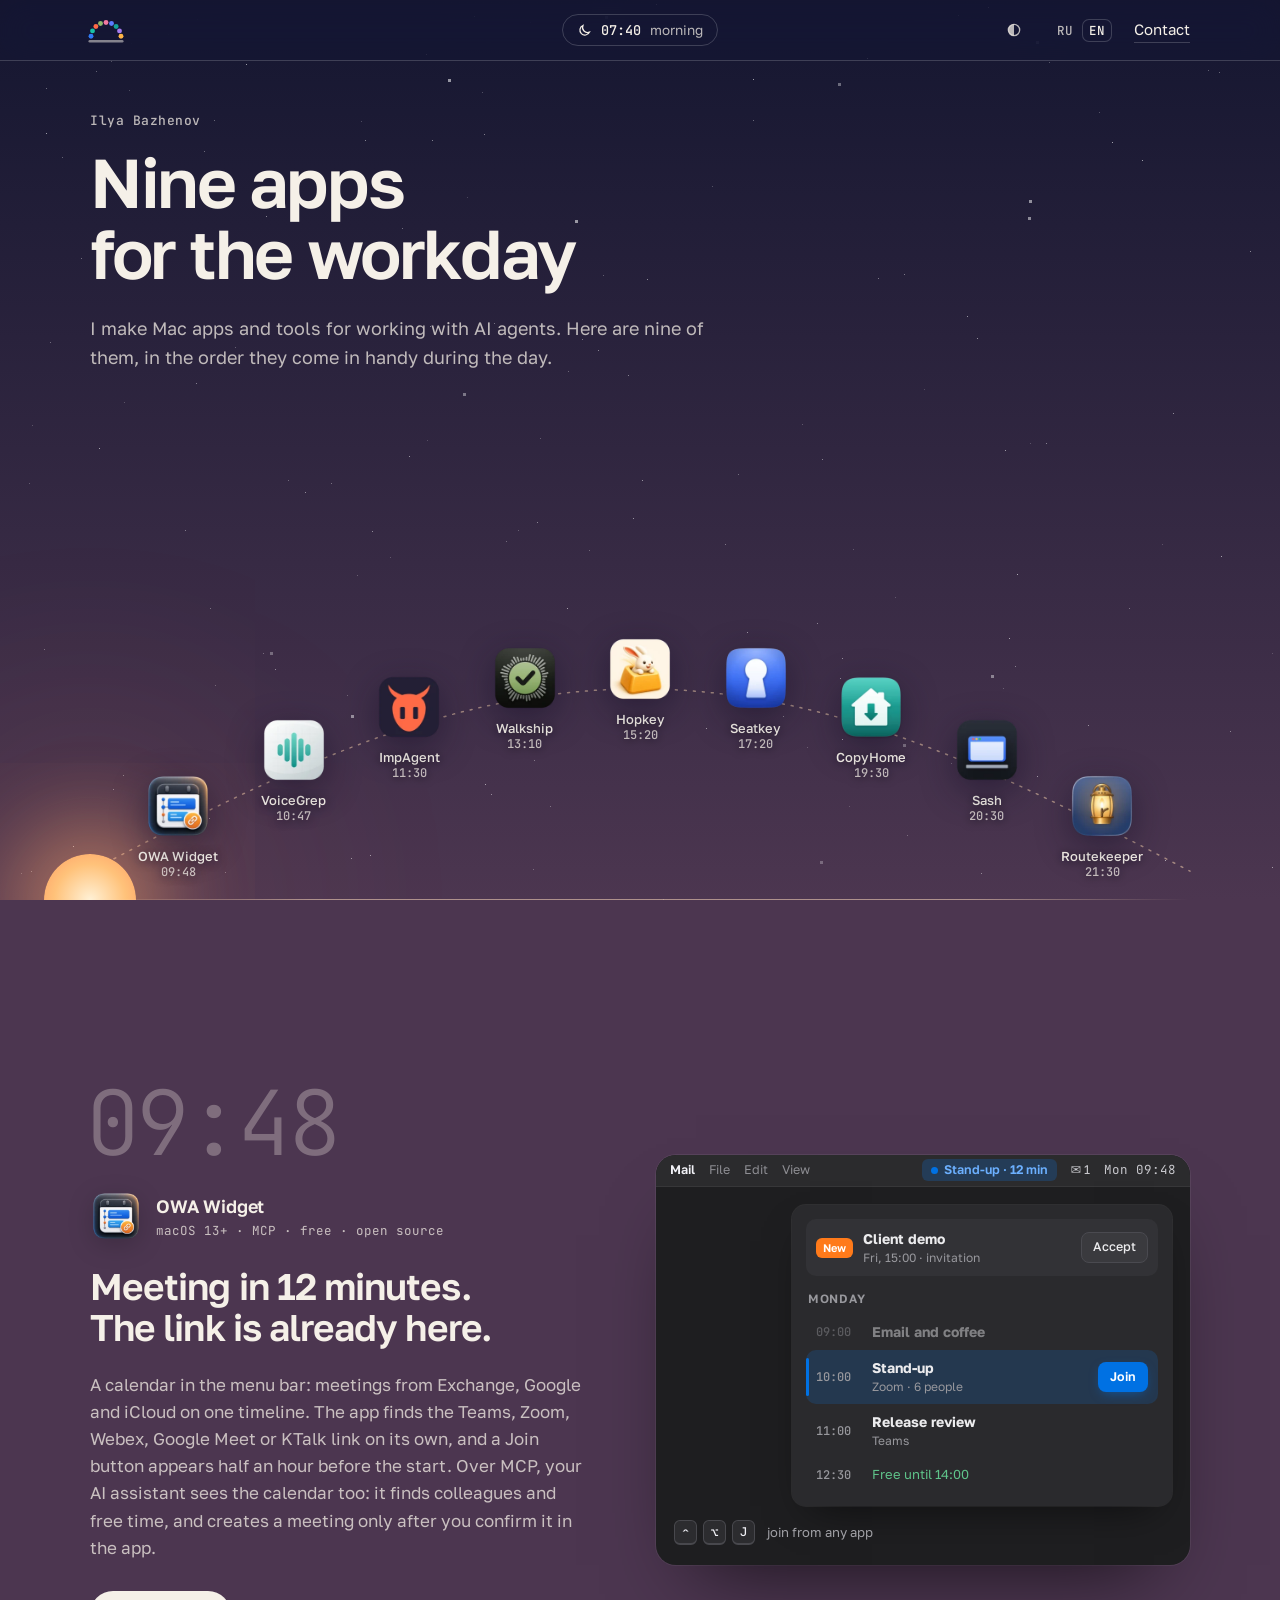
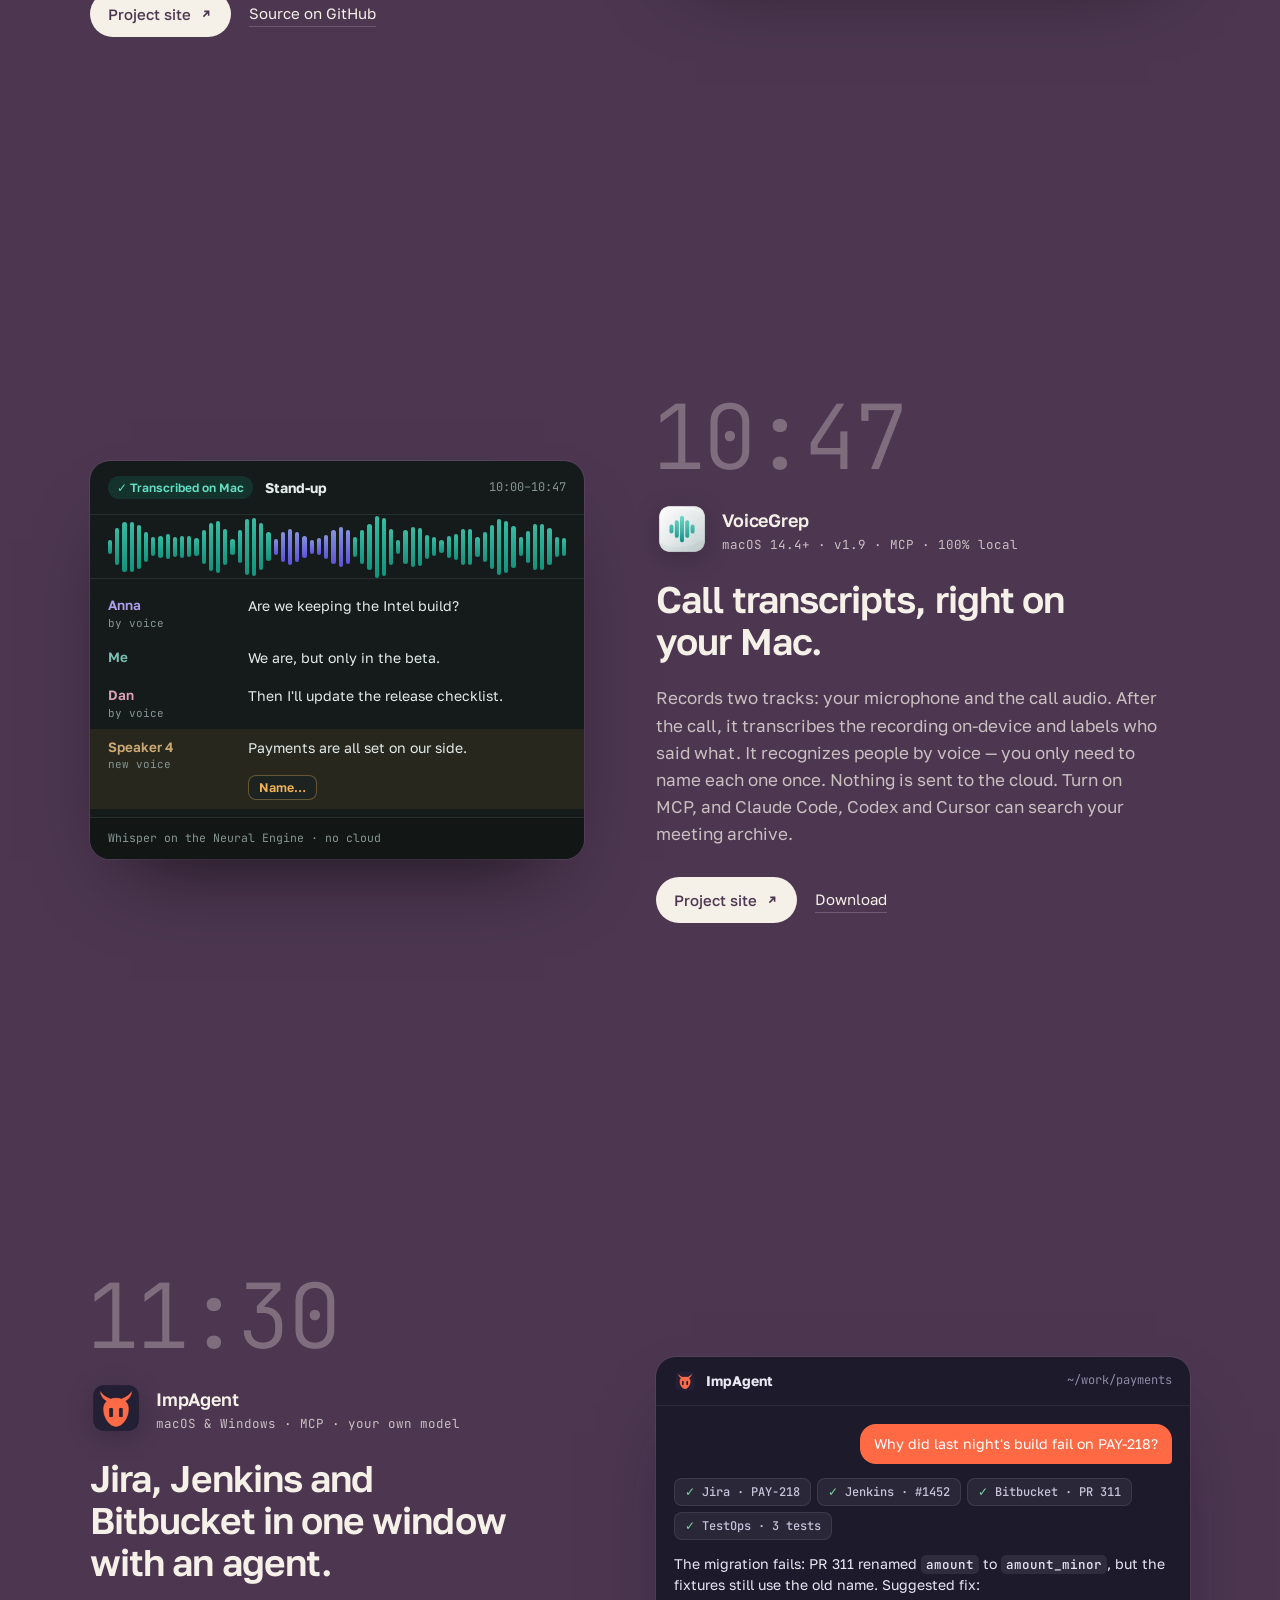
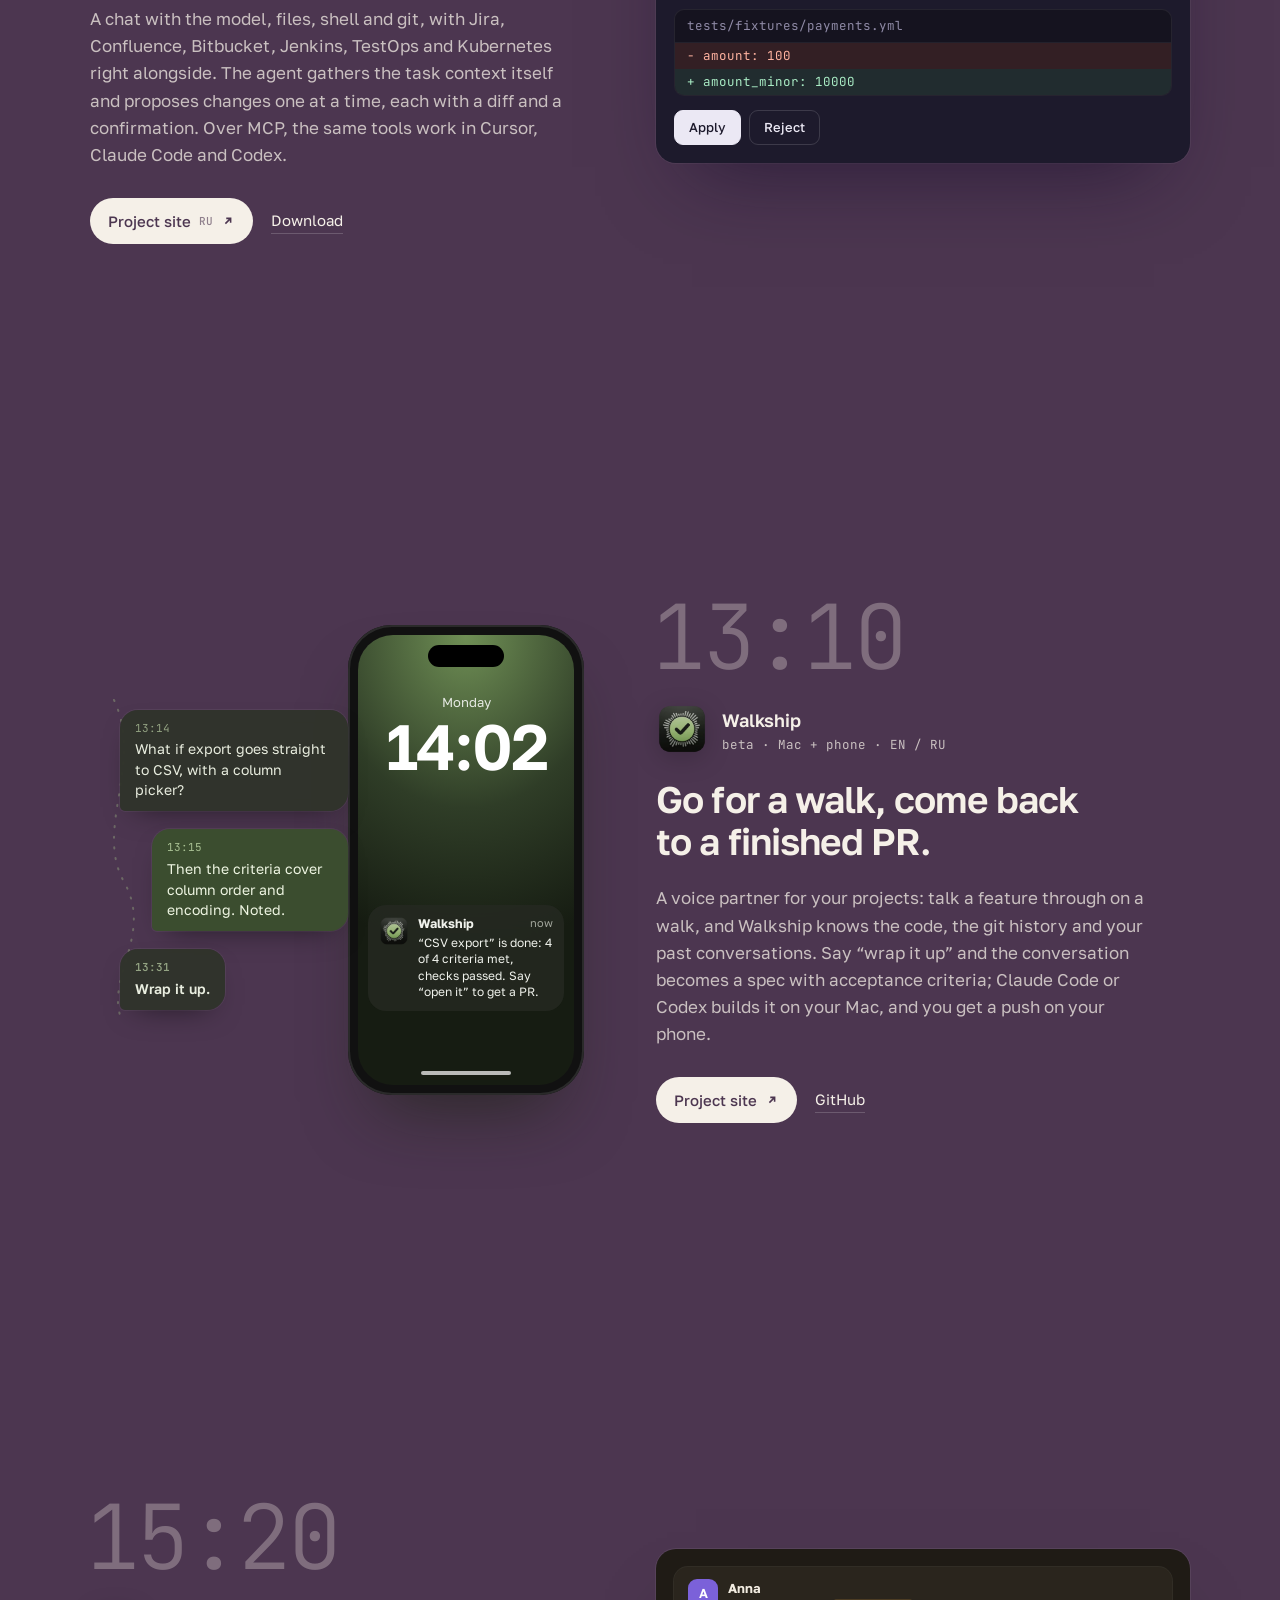
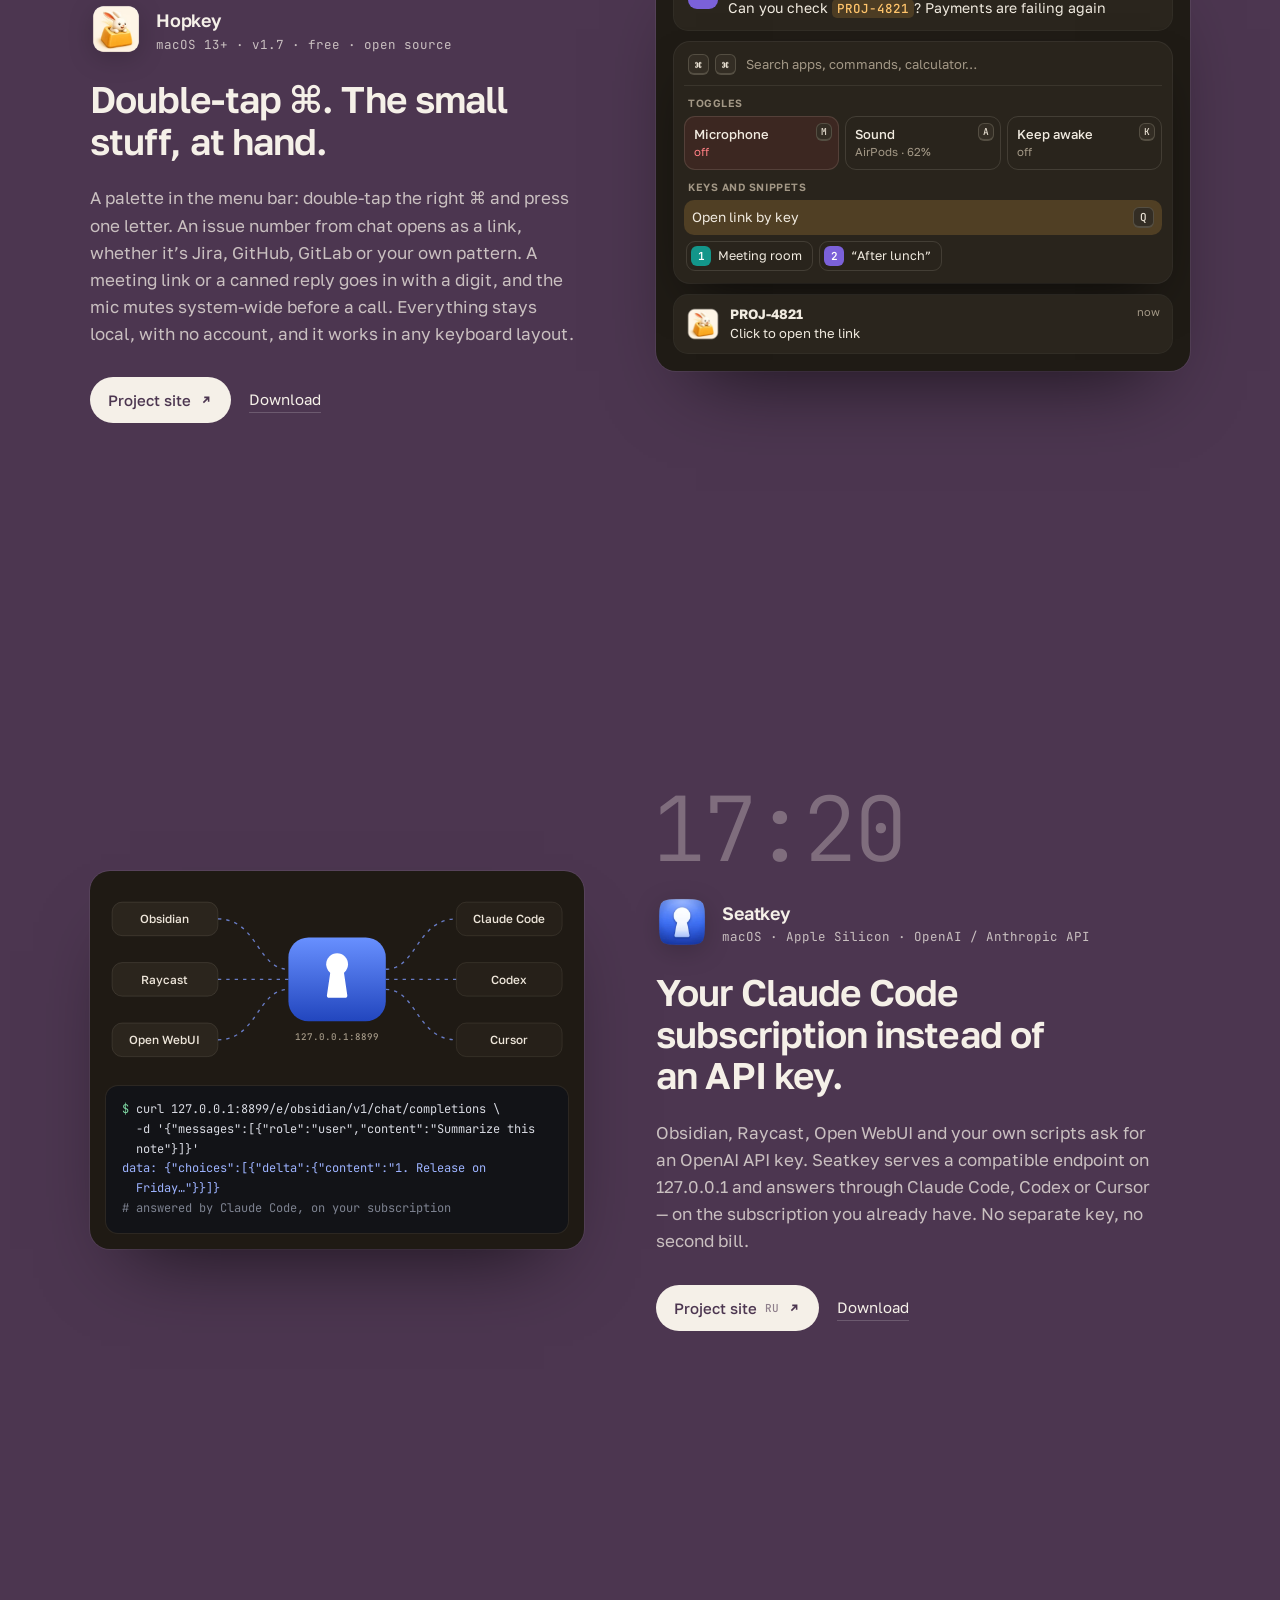
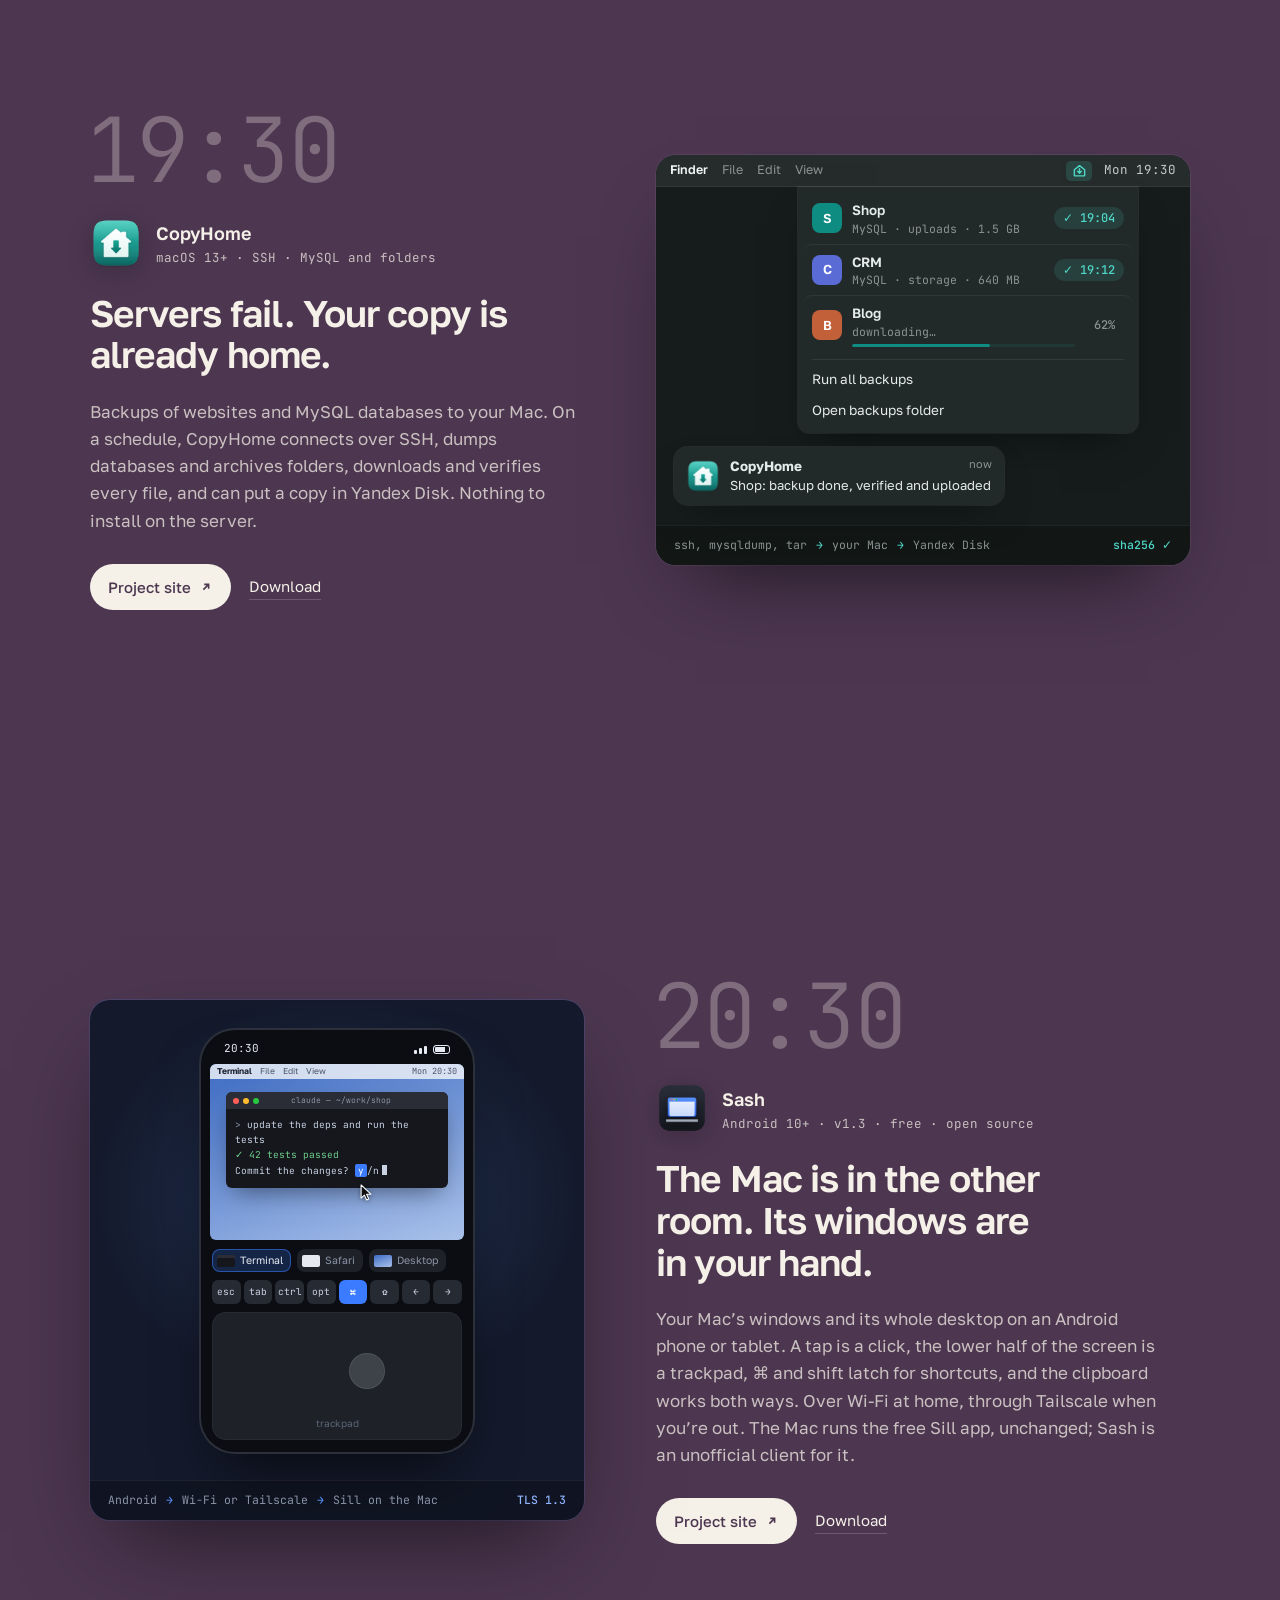
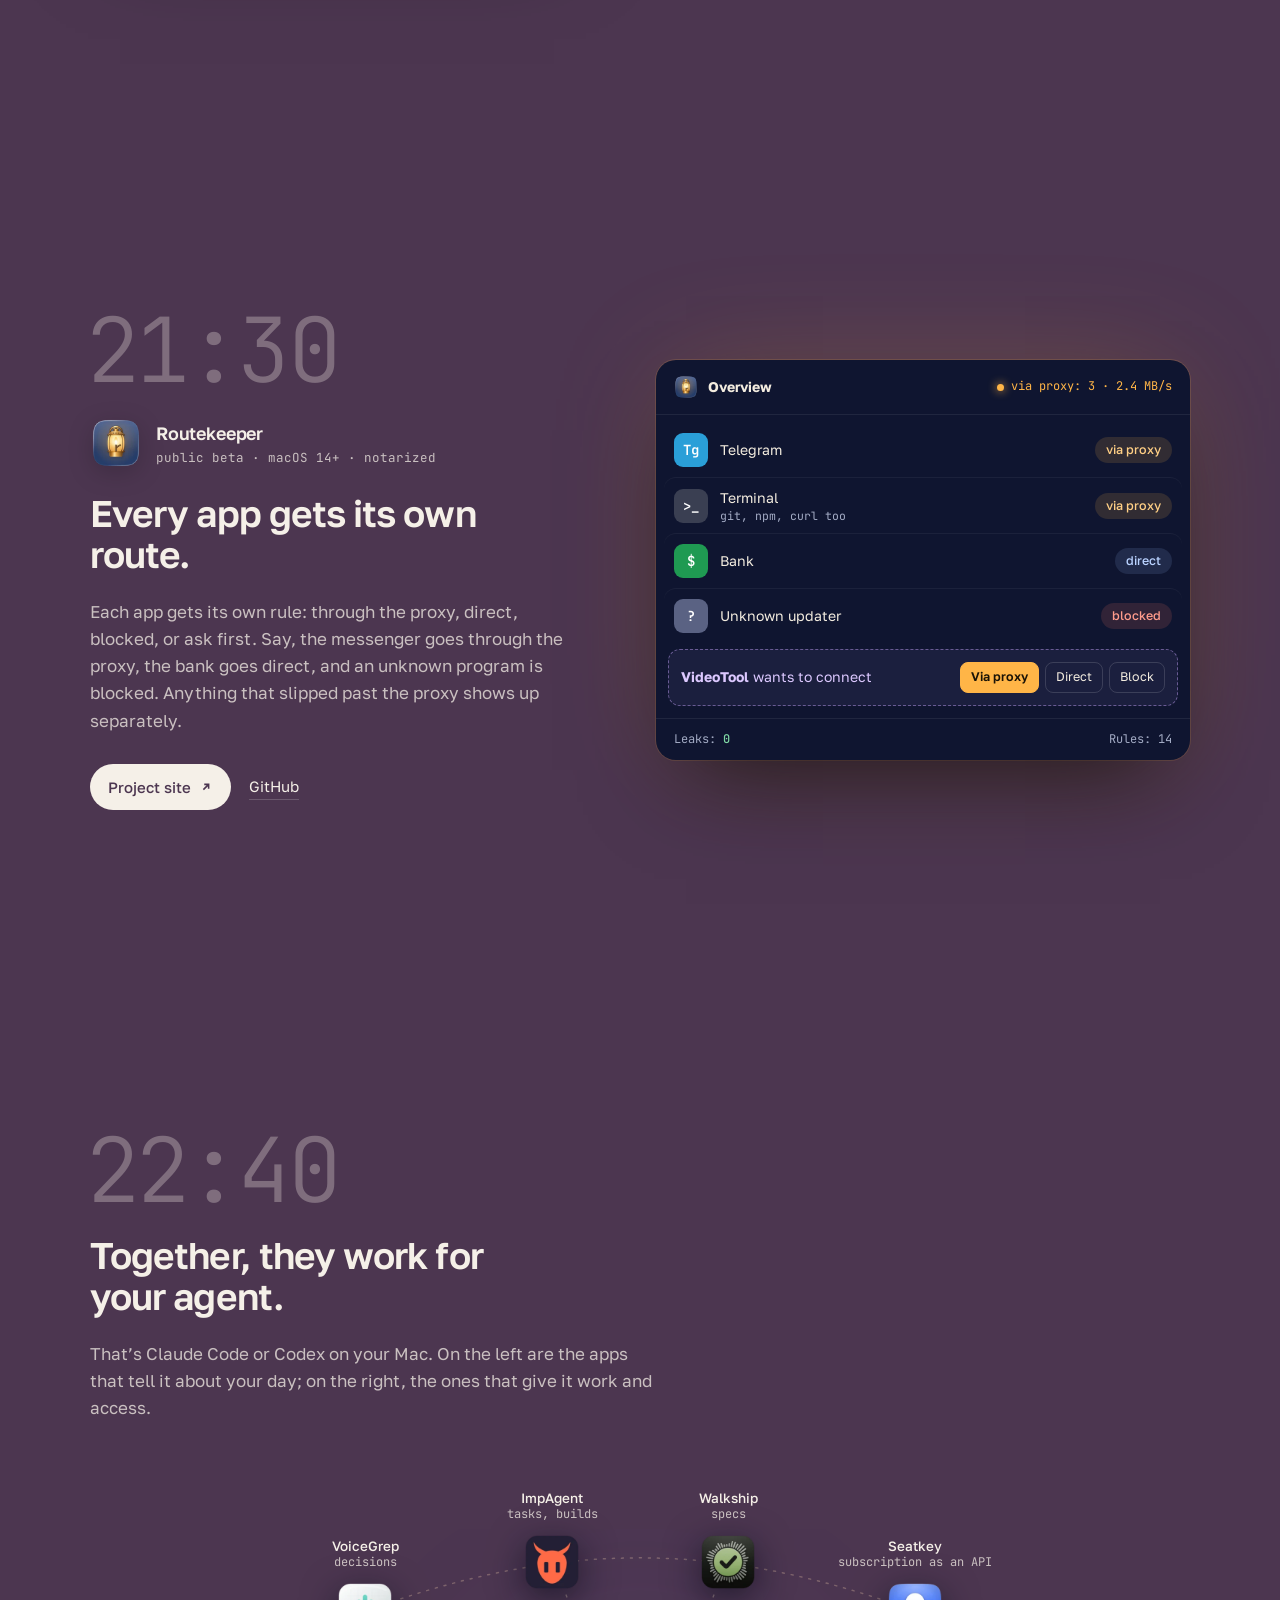
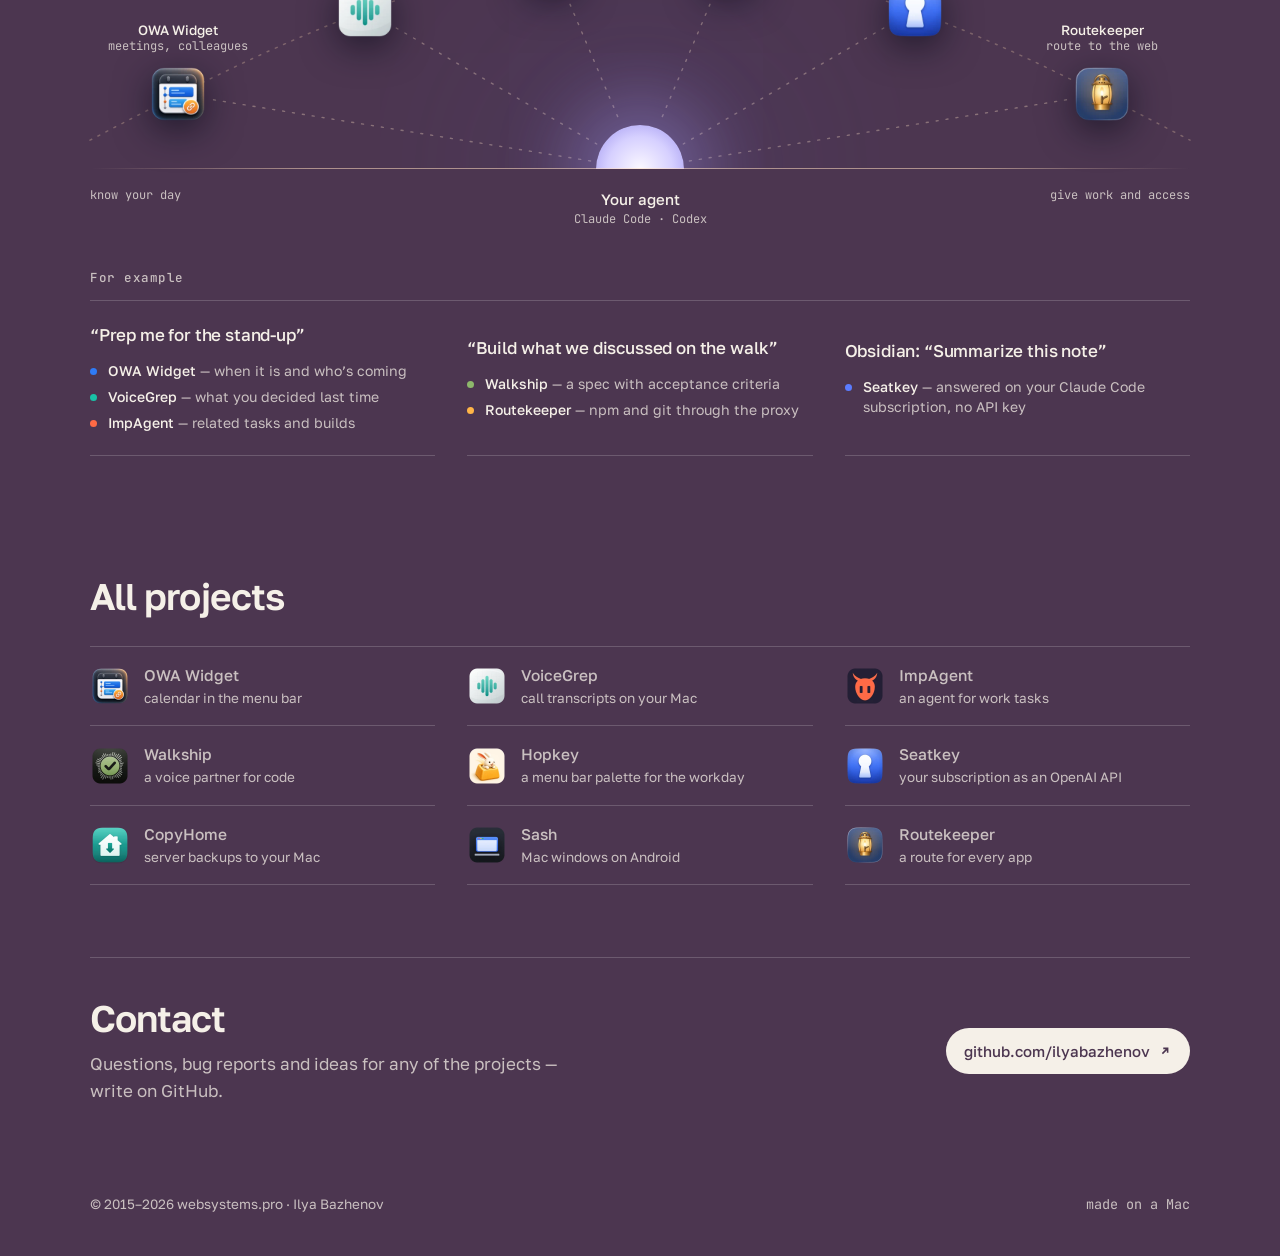
<file: en/index.html>
<!doctype html>
<html lang="en" data-ink="light">
<head>
<meta charset="utf-8">
<meta name="viewport" content="width=device-width, initial-scale=1">
<title>Mac apps and AI agent tools — Ilya Bazhenov</title>
<meta name="description" content="Mac apps and tools for working with AI agents: OWA Widget, VoiceGrep, ImpAgent, Walkship, Hopkey, Seatkey, CopyHome, Sash and Routekeeper.">
<meta property="og:title" content="Mac apps and AI agent tools — Ilya Bazhenov">
<meta property="og:description" content="Mac apps and tools for working with AI agents: OWA Widget, VoiceGrep, ImpAgent, Walkship, Hopkey, Seatkey, CopyHome, Sash and Routekeeper.">
<meta property="og:type" content="website">
<meta property="og:url" content="https://websystems.pro/en/">
<meta property="og:site_name" content="websystems.pro">
<meta property="og:locale" content="en_US">
<meta property="og:locale:alternate" content="ru_RU">
<meta property="og:image" content="https://websystems.pro/assets/og-en.png">
<meta property="og:image:width" content="1200">
<meta property="og:image:height" content="630">
<meta property="og:image:alt" content="Nine apps for the workday: OWA Widget, VoiceGrep, ImpAgent, Walkship, Hopkey, Seatkey, CopyHome, Sash and Routekeeper icons on an arc above the horizon">
<meta name="twitter:card" content="summary_large_image">
<link rel="canonical" href="https://websystems.pro/en/">
<link rel="alternate" hreflang="ru" href="https://websystems.pro/">
<link rel="alternate" hreflang="en" href="https://websystems.pro/en/">
<link rel="alternate" hreflang="x-default" href="https://websystems.pro/en/">
<link rel="icon" href="../favicon.ico" sizes="32x32">
<link rel="icon" href="../assets/favicon.svg" type="image/svg+xml">
<link rel="apple-touch-icon" href="../assets/apple-touch-icon.png">
<link rel="preconnect" href="https://fonts.googleapis.com">
<link rel="preconnect" href="https://fonts.gstatic.com" crossorigin>
<link href="https://fonts.googleapis.com/css2?family=Golos+Text:wght@400;500;600&family=JetBrains+Mono:wght@300;400;500&display=swap" rel="stylesheet">
<script>
(function (r) {
  r.classList.add('js');
  // dark theme if the OS uses it or it's evening or night for the visitor (20:00–7:00); the header toggle wins
  var t; try { t = localStorage.getItem('theme'); } catch (e) {}
  var h = new Date().getHours();
  r.dataset.theme = t === 'light' || t === 'dark' ? t : matchMedia('(prefers-color-scheme: dark)').matches || h >= 20 || h < 7 ? 'dark' : 'light';
})(document.documentElement);
</script>
<link rel="stylesheet" href="../assets/site.css">
<script type="application/ld+json">
{
 "@context": "https://schema.org",
 "@graph": [
  {
   "@type": "WebSite",
   "@id": "https://websystems.pro/#website",
   "url": "https://websystems.pro/",
   "name": "websystems.pro",
   "inLanguage": [
    "ru",
    "en"
   ],
   "publisher": {
    "@id": "https://websystems.pro/#person"
   }
  },
  {
   "@type": "Person",
   "@id": "https://websystems.pro/#person",
   "name": "Ilya Bazhenov",
   "alternateName": "Илья Баженов",
   "url": "https://websystems.pro/",
   "sameAs": [
    "https://github.com/ilyabazhenov"
   ]
  },
  {
   "@type": "WebPage",
   "@id": "https://websystems.pro/en/#page",
   "url": "https://websystems.pro/en/",
   "name": "Mac apps and AI agent tools — Ilya Bazhenov",
   "inLanguage": "en",
   "isPartOf": {
    "@id": "https://websystems.pro/#website"
   },
   "author": {
    "@id": "https://websystems.pro/#person"
   },
   "mainEntity": {
    "@id": "https://websystems.pro/en/#apps"
   }
  },
  {
   "@type": "ItemList",
   "@id": "https://websystems.pro/en/#apps",
   "name": "Nine apps for the workday",
   "itemListElement": [
    {
     "@type": "ListItem",
     "position": 1,
     "item": {
      "@type": "SoftwareApplication",
      "name": "OWA Widget",
      "url": "https://ilyabazhenov.github.io/mac-owa-widget/",
      "description": "Menu bar calendar for Mac: Exchange, Google and iCloud meetings, call links and MCP for AI assistants.",
      "operatingSystem": "macOS 13+",
      "applicationCategory": "BusinessApplication",
      "author": {
       "@id": "https://websystems.pro/#person"
      },
      "offers": {
       "@type": "Offer",
       "price": "0",
       "priceCurrency": "USD"
      }
     }
    },
    {
     "@type": "ListItem",
     "position": 2,
     "item": {
      "@type": "SoftwareApplication",
      "name": "VoiceGrep",
      "url": "https://voicegrep.com/en/",
      "description": "Records and transcribes calls right on your Mac, recognizes speakers by voice and makes the archive searchable via MCP.",
      "operatingSystem": "macOS 14.4+",
      "applicationCategory": "BusinessApplication",
      "author": {
       "@id": "https://websystems.pro/#person"
      }
     }
    },
    {
     "@type": "ListItem",
     "position": 3,
     "item": {
      "@type": "SoftwareApplication",
      "name": "ImpAgent",
      "url": "https://ilyabazhenov.github.io/imp-agent-crossplatform-releases/",
      "description": "AI agent for work tasks: Jira, Confluence, Bitbucket, Jenkins, TestOps and Kubernetes in one window.",
      "operatingSystem": "macOS, Windows",
      "applicationCategory": "DeveloperApplication",
      "author": {
       "@id": "https://websystems.pro/#person"
      }
     }
    },
    {
     "@type": "ListItem",
     "position": 4,
     "item": {
      "@type": "SoftwareApplication",
      "name": "Walkship",
      "url": "https://walkship.app/",
      "description": "Voice partner for projects: a conversation becomes a spec that Claude Code or Codex implements.",
      "operatingSystem": "macOS",
      "applicationCategory": "DeveloperApplication",
      "author": {
       "@id": "https://websystems.pro/#person"
      }
     }
    },
    {
     "@type": "ListItem",
     "position": 5,
     "item": {
      "@type": "SoftwareApplication",
      "name": "Hopkey",
      "url": "https://ilyabazhenov.github.io/Hopkey/en/",
      "description": "Mac menu bar palette: issue-key links, snippets and toggles on a double ⌘ press.",
      "operatingSystem": "macOS 13+",
      "applicationCategory": "UtilitiesApplication",
      "author": {
       "@id": "https://websystems.pro/#person"
      },
      "offers": {
       "@type": "Offer",
       "price": "0",
       "priceCurrency": "USD"
      }
     }
    },
    {
     "@type": "ListItem",
     "position": 6,
     "item": {
      "@type": "SoftwareApplication",
      "name": "Seatkey",
      "url": "https://seatkey.dev/",
      "description": "Local OpenAI-compatible API that answers through your Claude Code, Codex or Cursor subscription.",
      "operatingSystem": "macOS",
      "applicationCategory": "DeveloperApplication",
      "author": {
       "@id": "https://websystems.pro/#person"
      }
     }
    },
    {
     "@type": "ListItem",
     "position": 7,
     "item": {
      "@type": "SoftwareApplication",
      "name": "CopyHome",
      "url": "https://copyhome.app/en/",
      "description": "Scheduled backups of websites and MySQL databases from a server to your Mac over SSH, with file verification.",
      "operatingSystem": "macOS 13+",
      "applicationCategory": "UtilitiesApplication",
      "author": {
       "@id": "https://websystems.pro/#person"
      }
     }
    },
    {
     "@type": "ListItem",
     "position": 8,
     "item": {
      "@type": "SoftwareApplication",
      "name": "Sash",
      "url": "https://usesash.app/#en",
      "description": "Mac windows and desktop on an Android phone or tablet, a client for Sill.",
      "operatingSystem": "Android 10+",
      "applicationCategory": "UtilitiesApplication",
      "author": {
       "@id": "https://websystems.pro/#person"
      },
      "offers": {
       "@type": "Offer",
       "price": "0",
       "priceCurrency": "USD"
      }
     }
    },
    {
     "@type": "ListItem",
     "position": 9,
     "item": {
      "@type": "SoftwareApplication",
      "name": "Routekeeper",
      "url": "https://getroutekeeper.app/en/",
      "description": "A network route for every Mac app: through a proxy, direct or blocked.",
      "operatingSystem": "macOS 14+",
      "applicationCategory": "UtilitiesApplication",
      "author": {
       "@id": "https://websystems.pro/#person"
      }
     }
    }
   ]
  }
 ]
}
</script>
</head>
<body>

<div class="sky" aria-hidden="true"></div>
<div class="stars" aria-hidden="true"></div>

<header class="top">
  <div class="wrap">
    <a class="logo" href="#top" aria-label="websystems.pro — back to top">
      <svg viewBox="0 0 32 32" fill="none" aria-hidden="true">
        <path class="hz" d="M3 25h26" stroke-width="2" stroke-linecap="round"/>
        <circle style="--i:0" cx="4.0" cy="21.0" r="1.95" fill="#2f7bf6"/>
        <circle style="--i:1" cx="5.2" cy="16.7" r="1.95" fill="#19c2a6"/>
        <circle style="--i:2" cx="7.9" cy="13.2" r="1.95" fill="#ff6a45"/>
        <circle style="--i:3" cx="11.6" cy="10.8" r="1.95" fill="#8db86b"/>
        <circle style="--i:4" cx="16.0" cy="10.0" r="1.95" fill="#f27aa0"/>
        <circle style="--i:5" cx="20.4" cy="10.8" r="1.95" fill="#5b7cff"/>
        <circle style="--i:6" cx="24.1" cy="13.2" r="1.95" fill="#14a39a"/>
        <circle style="--i:7" cx="26.8" cy="16.7" r="1.95" fill="#a57cf0"/>
        <circle style="--i:8" cx="28.0" cy="21.0" r="1.95" fill="#ffb547"/>
      </svg>
    </a>
    <span class="clock" aria-hidden="true">
      <svg id="clockIcon" viewBox="0 0 24 24" fill="none" stroke="currentColor" stroke-width="2" stroke-linecap="round"><path d="M20 14.5A8 8 0 0 1 9.5 4a8 8 0 1 0 10.5 10.5z"/></svg>
      <span id="clockTime">07:40</span><span class="phase" id="clockPhase">morning</span>
    </span>
    <div class="top-r">
      <button class="theme" id="themeBtn" type="button" aria-pressed="false" aria-label="Dark theme" title="Dark theme"><svg viewBox="0 0 24 24" fill="none" stroke="currentColor" stroke-width="2" aria-hidden="true"><circle cx="12" cy="12" r="8.5"/><path d="M12 3.5a8.5 8.5 0 0 1 0 17z" fill="currentColor" stroke="none"/></svg></button>
      <nav class="lang" aria-label="Language"><a href="../" hreflang="ru" lang="ru">RU</a><a href="./" hreflang="en" lang="en" aria-current="page">EN</a></nav>
      <a class="top-cta" href="#contact">Contact</a>
    </div>
  </div>
</header>

<main id="top">

  <!-- 07:40 — morning -->
  <section class="hero" data-time="07:40" data-sky="#191c37,#7d5a77" data-sky-dark="#141630,#4c3650" data-ink="light" data-stars="0.7" data-phase="morning">
    <div class="wrap">
      <div class="eyebrow">Ilya Bazhenov</div>
      <h1>Nine apps<br>for the workday</h1>
      <p class="lead">I make Mac apps and tools for working with AI agents. Here are nine of them, in the order they come in handy during the day.</p>
    </div>
    <div class="hero-glow" aria-hidden="true"></div>
    <div class="wrap arc-wrap">
      <div class="arc">
        <svg class="path" viewBox="0 0 1000 100" preserveAspectRatio="none" aria-hidden="true"><path id="arcPath" d=""/></svg>
        <div class="sun" aria-hidden="true"></div>
        <div class="horizon" aria-hidden="true"></div>
        <a class="pt" href="#owawidget" style="--x:8;--y:31"><img src="../assets/icons/owawidget.webp" alt="OWA Widget" width="68" height="68"><span class="lbl"><b>OWA Widget</b>09:48</span></a>
        <a class="pt" href="#voicegrep" style="--x:18.5;--y:54"><img src="../assets/icons/voicegrep.webp" alt="VoiceGrep" width="68" height="68"><span class="lbl"><b>VoiceGrep</b>10:47</span></a>
        <a class="pt" href="#impagent" style="--x:29;--y:72"><img src="../assets/icons/impagent.webp" alt="ImpAgent" width="68" height="68"><span class="lbl"><b>ImpAgent</b>11:30</span></a>
        <a class="pt" href="#walkship" style="--x:39.5;--y:84"><img src="../assets/icons/walkship.webp" alt="Walkship" width="68" height="68"><span class="lbl"><b>Walkship</b>13:10</span></a>
        <a class="pt" href="#hopkey" style="--x:50;--y:88"><img src="../assets/icons/hopkey.webp" alt="Hopkey" width="68" height="68"><span class="lbl"><b>Hopkey</b>15:20</span></a>
        <a class="pt" href="#seatkey" style="--x:60.5;--y:84"><img src="../assets/icons/seatkey.webp" alt="Seatkey" width="68" height="68"><span class="lbl"><b>Seatkey</b>17:20</span></a>
        <a class="pt" href="#copyhome" style="--x:71;--y:72"><img src="../assets/icons/copyhome.webp" alt="CopyHome" width="68" height="68"><span class="lbl"><b>CopyHome</b>19:30</span></a>
        <a class="pt" href="#sash" style="--x:81.5;--y:54"><img src="../assets/icons/sash.webp" alt="Sash" width="68" height="68"><span class="lbl"><b>Sash</b>20:30</span></a>
        <a class="pt" href="#routekeeper" style="--x:92;--y:31"><img src="../assets/icons/routekeeper.webp" alt="Routekeeper" width="68" height="68"><span class="lbl"><b>Routekeeper</b>21:30</span></a>
      </div>
    </div>
  </section>

  <!-- 09:48 — OWA Widget -->
  <section class="ch" id="owawidget" data-time="09:48" data-sky="#efe6d8,#f8f3ea" data-sky-dark="#1c1915,#221e19" data-ink="dark" data-phase="morning" style="--accent:#0a64d6">
    <div class="wrap ch-grid">
      <div class="ch-text rv">
        <div class="ch-time">09:48</div>
        <div class="ch-app">
          <img src="../assets/icons/owawidget.webp" alt="" width="52" height="52">
          <div><b>OWA Widget</b><span>macOS 13+ · MCP · free · open source</span></div>
        </div>
        <h2>Meeting in 12&nbsp;minutes. The link is already here.</h2>
        <p class="story">A calendar in the menu bar: meetings from Exchange, Google and iCloud on one timeline. The app finds the Teams, Zoom, Webex, Google Meet or KTalk link on its own, and a Join button appears half an hour before the start. Over MCP, your AI assistant sees the calendar too: it finds colleagues and free time, and creates a meeting only after you confirm it in the app.</p>
        <div class="ch-links">
          <a class="go" href="https://ilyabazhenov.github.io/mac-owa-widget/" target="_blank">Project site <svg viewBox="0 0 16 16" fill="none" stroke="currentColor" stroke-width="1.8"><path d="M5 11l6-6M6 5h5v5"/></svg></a>
          <a class="sub" href="https://github.com/ilyabazhenov/mac-owa-widget" target="_blank">Source on GitHub</a>
        </div>
      </div>
      <div class="ch-visual rv">
        <div class="v owa" aria-hidden="true">
          <div class="owa-mb">
            <span class="owa-mb-l"><b>Mail</b><span>File</span><span>Edit</span><span>View</span></span>
            <span class="owa-mb-r"><span class="owa-st"><i class="pulse"></i>Stand-up · 12 min</span><span>✉︎ 1</span><span class="mono">Mon 09:48</span></span>
          </div>
          <div class="owa-body">
            <div class="owa-pop">
              <div class="owa-inv step"><span class="owa-tag">New</span><span><b>Client demo</b><small>Fri, 15:00 · invitation</small></span><span class="owa-btn">Accept</span></div>
              <div class="owa-day">Monday</div>
              <div class="owa-r past"><span class="t">09:00</span><span class="e"><b>Email and coffee</b></span></div>
              <div class="owa-r now step" style="--d:.2s"><span class="t">10:00</span><span class="e"><b>Stand-up</b><small>Zoom · 6 people</small></span><span class="owa-join">Join</span></div>
              <div class="owa-r step" style="--d:.35s"><span class="t">11:00</span><span class="e"><b>Release review</b><small>Teams</small></span></div>
              <div class="owa-r free step" style="--d:.5s"><span class="t">12:30</span><span class="e">Free until 14:00</span></div>
            </div>
            <div class="owa-kbd step" style="--d:.7s"><kbd>⌃</kbd><kbd>⌥</kbd><kbd>J</kbd><span>join from any app</span></div>
          </div>
        </div>
      </div>
    </div>
  </section>

  <!-- 10:47 — VoiceGrep -->
  <section class="ch" id="voicegrep" data-time="10:47" data-sky="#eef1ee,#f7f8f4" data-sky-dark="#151a19,#1a1f1d" data-ink="dark" data-phase="morning" style="--accent:#0b8f78">
    <div class="wrap ch-grid flip">
      <div class="ch-text rv">
        <div class="ch-time">10:47</div>
        <div class="ch-app">
          <img src="../assets/icons/voicegrep.webp" alt="" width="52" height="52">
          <div><b>VoiceGrep</b><span>macOS 14.4+ · v1.9 · MCP · 100% local</span></div>
        </div>
        <h2>Call transcripts, right on your Mac.</h2>
        <p class="story">Records two tracks: your microphone and the call audio. After the call, it transcribes the recording on-device and labels who said what. It recognizes people by voice — you only need to name each one once. Nothing is sent to the cloud. Turn on MCP, and Claude Code, Codex and Cursor can search your meeting archive.</p>
        <div class="ch-links">
          <a class="go" href="https://voicegrep.com/en/" target="_blank">Project site <svg viewBox="0 0 16 16" fill="none" stroke="currentColor" stroke-width="1.8"><path d="M5 11l6-6M6 5h5v5"/></svg></a>
          <a class="sub" href="https://voicegrep.com/en/#t-install" target="_blank">Download</a>
        </div>
      </div>
      <div class="ch-visual rv">
        <div class="v vg" aria-hidden="true">
          <div class="vg-top"><span class="vg-ok">✓ Transcribed on Mac</span><b>Stand-up</b><span class="mono">10:00–10:47</span></div>
          <div class="vg-wave" id="wave"></div>
          <div class="vg-lines">
            <div class="ln step" style="--d:.1s"><span class="who" style="--sp:#6a4fe0">Anna<em>by voice</em></span><p>Are we keeping the Intel build?</p></div>
            <div class="ln step" style="--d:.45s"><span class="who" style="--sp:#0b8f78">Me</span><p>We are, but only in the beta.</p></div>
            <div class="ln step" style="--d:.8s"><span class="who" style="--sp:#c0567a">Dan<em>by voice</em></span><p>Then I'll update the release checklist.</p></div>
            <div class="ln unk step" style="--d:1.15s"><span class="who" style="--sp:#a46400">Speaker 4<em>new voice</em></span><p>Payments are all set on our side.</p><span class="vg-name">Name…</span></div>
          </div>
          <div class="vg-foot mono">Whisper on the Neural Engine · no cloud</div>
        </div>
      </div>
    </div>
  </section>

  <!-- 11:30 — ImpAgent -->
  <section class="ch" id="impagent" data-time="11:30" data-sky="#eceef1,#f6f6f5" data-sky-dark="#17191d,#1c1e21" data-ink="dark" data-phase="midday" style="--accent:#e24e2a">
    <div class="wrap ch-grid">
      <div class="ch-text rv">
        <div class="ch-time">11:30</div>
        <div class="ch-app">
          <img src="../assets/icons/impagent.webp" alt="" width="52" height="52">
          <div><b>ImpAgent</b><span>macOS &amp; Windows · MCP · your own model</span></div>
        </div>
        <h2>Jira, Jenkins and Bitbucket in one window with an agent.</h2>
        <p class="story">A chat with the model, files, shell and git, with Jira, Confluence, Bitbucket, Jenkins, TestOps and Kubernetes right alongside. The agent gathers the task context itself and proposes changes one at a time, each with a diff and a confirmation. Over MCP, the same tools work in Cursor, Claude Code and Codex.</p>
        <div class="ch-links">
          <a class="go" href="https://ilyabazhenov.github.io/imp-agent-crossplatform-releases/" target="_blank" hreflang="ru">Project site <small>RU</small> <svg viewBox="0 0 16 16" fill="none" stroke="currentColor" stroke-width="1.8"><path d="M5 11l6-6M6 5h5v5"/></svg></a>
          <a class="sub" href="https://github.com/ilyabazhenov/imp-agent-crossplatform-releases/releases/latest" target="_blank">Download</a>
        </div>
      </div>
      <div class="ch-visual rv">
        <div class="v imp" aria-hidden="true">
          <div class="imp-top"><img src="../assets/icons/impagent.webp" alt="" width="22" height="22"><b>ImpAgent</b><span class="mono">~/work/payments</span></div>
          <div class="imp-body">
            <div class="imp-u">Why did last night's build fail on PAY-218?</div>
            <div class="imp-tools">
              <span class="step" style="--d:.1s">Jira · PAY-218</span>
              <span class="step" style="--d:.3s">Jenkins · #1452</span>
              <span class="step" style="--d:.5s">Bitbucket · PR 311</span>
              <span class="step" style="--d:.7s">TestOps · 3 tests</span>
            </div>
            <div class="imp-a step" style="--d:1s">The migration fails: PR 311 renamed <code>amount</code> to <code>amount_minor</code>, but the fixtures still use the old name. Suggested fix:</div>
            <div class="imp-diff mono step" style="--d:1.2s"><div class="f">tests/fixtures/payments.yml</div><div class="del">-   amount: 100</div><div class="add">+   amount_minor: 10000</div></div>
            <div class="imp-act step" style="--d:1.35s"><span class="pri">Apply</span><span>Reject</span></div>
          </div>
        </div>
      </div>
    </div>
  </section>

  <!-- 13:10 — Walkship -->
  <section class="ch" id="walkship" data-time="13:10" data-sky="#e3ecd6,#f3f4e6" data-sky-dark="#171c13,#1d2218" data-ink="dark" data-phase="afternoon" style="--accent:#4e7f2c">
    <div class="wrap ch-grid flip">
      <div class="ch-text rv">
        <div class="ch-time">13:10</div>
        <div class="ch-app">
          <img src="../assets/icons/walkship.webp" alt="" width="52" height="52">
          <div><b>Walkship</b><span>beta · Mac + phone · EN / RU</span></div>
        </div>
        <h2>Go for a walk, come back to a&nbsp;finished PR.</h2>
        <p class="story">A voice partner for your projects: talk a feature through on a walk, and Walkship knows the code, the git history and your past conversations. Say “wrap it up” and the conversation becomes a spec with acceptance criteria; Claude Code or Codex builds it on your Mac, and you get a push on your phone.</p>
        <div class="ch-links">
          <a class="go" href="https://walkship.app/" target="_blank">Project site <svg viewBox="0 0 16 16" fill="none" stroke="currentColor" stroke-width="1.8"><path d="M5 11l6-6M6 5h5v5"/></svg></a>
          <a class="sub" href="https://github.com/ilyabazhenov/walkship" target="_blank">GitHub</a>
        </div>
      </div>
      <div class="ch-visual rv">
        <div class="v walk" aria-hidden="true">
          <div class="walk-talk">
            <svg viewBox="0 0 40 300" preserveAspectRatio="none"><path d="M10 0 C 40 60, -10 120, 20 170 S 0 260, 18 300"/></svg>
            <div class="bub me step" style="--d:.1s"><span class="mono">13:14</span>What if export goes straight to CSV, with a column picker?</div>
            <div class="bub ai step" style="--d:.5s"><span class="mono">13:15</span>Then the criteria cover column order and encoding. Noted.</div>
            <div class="bub me short step" style="--d:.9s"><span class="mono">13:31</span>Wrap it up.</div>
          </div>
          <div class="phone step" style="--d:1.3s">
            <div class="phone-scr">
              <div class="ph-island"></div>
              <div class="ph-date">Monday</div>
              <div class="ph-time">14:02</div>
              <div class="ph-notif"><img src="../assets/icons/walkship.webp" alt="" width="30" height="30"><div><b>Walkship <span>now</span></b><p>“CSV export” is done: 4 of 4 criteria met, checks passed. Say “open it” to get a PR.</p></div></div>
              <div class="ph-bar"></div>
            </div>
          </div>
        </div>
      </div>
    </div>
  </section>

  <!-- 15:20 — Hopkey -->
  <section class="ch" id="hopkey" data-time="15:20" data-sky="#f2e8d2,#f8f2e5" data-sky-dark="#1e1a13,#241f17" data-ink="dark" data-phase="afternoon" style="--accent:#c97c00">
    <div class="wrap ch-grid">
      <div class="ch-text rv">
        <div class="ch-time">15:20</div>
        <div class="ch-app">
          <img src="../assets/icons/hopkey.webp" alt="" width="52" height="52">
          <div><b>Hopkey</b><span>macOS 13+ · v1.7 · free · open source</span></div>
        </div>
        <h2>Double-tap ⌘. The small stuff, at&nbsp;hand.</h2>
        <p class="story">A palette in the menu bar: double-tap the right ⌘ and press one letter. An issue number from chat opens as a link, whether it’s Jira, GitHub, GitLab or your own pattern. A meeting link or a canned reply goes in with a digit, and the mic mutes system-wide before a call. Everything stays local, with no account, and it works in any keyboard layout.</p>
        <div class="ch-links">
          <a class="go" href="https://ilyabazhenov.github.io/Hopkey/en/" target="_blank">Project site <svg viewBox="0 0 16 16" fill="none" stroke="currentColor" stroke-width="1.8"><path d="M5 11l6-6M6 5h5v5"/></svg></a>
          <a class="sub" href="https://github.com/ilyabazhenov/Hopkey/releases/latest" target="_blank">Download</a>
        </div>
      </div>
      <div class="ch-visual rv">
        <div class="v hk" aria-hidden="true">
          <div class="hk-msg"><span class="hk-av">A</span><p><b>Anna</b>Can you check <span class="key">PROJ-4821</span>? Payments are failing again</p></div>
          <div class="hk-pal step" style="--d:.15s">
            <div class="hk-q"><kbd>⌘</kbd><kbd>⌘</kbd><span>Search apps, commands, calculator…</span></div>
            <div class="hk-sec">Toggles</div>
            <div class="hk-tiles"><span class="mute">Microphone<small>off</small><kbd>M</kbd></span><span>Sound<small>AirPods · 62%</small><kbd>A</kbd></span><span>Keep awake<small>off</small><kbd>K</kbd></span></div>
            <div class="hk-sec">Keys and snippets</div>
            <div class="hk-row"><span>Open link by key</span><kbd>Q</kbd></div>
            <div class="hk-chips"><span><i style="--c:#13968a">1</i>Meeting room</span><span><i style="--c:#7b61d9">2</i>“After lunch”</span></div>
          </div>
          <div class="hk-note step" style="--d:.55s"><img src="../assets/icons/hopkey.webp" alt="" width="34" height="34"><span><b>PROJ-4821 <em>now</em></b>Click to open the link</span></div>
        </div>
      </div>
    </div>
  </section>

  <!-- 17:20 — Seatkey -->
  <section class="ch" id="seatkey" data-time="17:20" data-sky="#f3d9b4,#eec393" data-sky-dark="#291e14,#32241a" data-ink="dark" data-phase="evening" style="--accent:#3550d8">
    <div class="wrap ch-grid flip">
      <div class="ch-text rv">
        <div class="ch-time">17:20</div>
        <div class="ch-app">
          <img src="../assets/icons/seatkey.webp" alt="" width="52" height="52">
          <div><b>Seatkey</b><span>macOS · Apple Silicon · OpenAI / Anthropic API</span></div>
        </div>
        <h2>Your Claude Code subscription instead of an API key.</h2>
        <p class="story">Obsidian, Raycast, Open WebUI and your own scripts ask for an OpenAI API key. Seatkey serves a compatible endpoint on 127.0.0.1 and answers through Claude Code, Codex or Cursor — on the subscription you already have. No separate key, no second bill.</p>
        <div class="ch-links">
          <a class="go" href="https://seatkey.dev/" target="_blank" hreflang="ru">Project site <small>RU</small> <svg viewBox="0 0 16 16" fill="none" stroke="currentColor" stroke-width="1.8"><path d="M5 11l6-6M6 5h5v5"/></svg></a>
          <a class="sub" href="https://github.com/ilyabazhenov/seatkey-releases/releases/latest" target="_blank">Download</a>
        </div>
      </div>
      <div class="ch-visual rv">
        <div class="v seat" aria-hidden="true">
          <svg class="seat-map" viewBox="0 0 560 220">
            <path class="wire" d="M138 38 C 185 38, 185 98, 222 98"/>
            <path class="wire" d="M138 110 L 222 110"/>
            <path class="wire" d="M138 182 C 185 182, 185 122, 222 122"/>
            <path class="wire" d="M338 98 C 375 98, 375 38, 422 38"/>
            <path class="wire" d="M338 110 L 422 110"/>
            <path class="wire" d="M338 122 C 375 122, 375 182, 422 182"/>
            <rect class="chip" x="12" y="18" width="126" height="40" rx="12"/><text x="75" y="43" text-anchor="middle">Obsidian</text>
            <rect class="chip" x="12" y="90" width="126" height="40" rx="12"/><text x="75" y="115" text-anchor="middle">Raycast</text>
            <rect class="chip" x="12" y="162" width="126" height="40" rx="12"/><text x="75" y="187" text-anchor="middle">Open WebUI</text>
            <defs><linearGradient id="sk" x1="0" y1="0" x2="0" y2="1"><stop offset="0" stop-color="#6890ff"/><stop offset="1" stop-color="#2246be"/></linearGradient></defs>
            <rect x="222" y="60" width="116" height="100" rx="24" fill="url(#sk)"/>
            <circle cx="280" cy="92" r="13" fill="#fff"/>
            <path d="M272 101 L 268 128 Q 267 132 271 132 L 289 132 Q 293 132 292 128 L 288 101 Z" fill="#fff"/>
            <text x="280" y="182" text-anchor="middle" class="small">127.0.0.1:8899</text>
            <rect class="agent" x="422" y="18" width="126" height="40" rx="12"/><text x="485" y="43" text-anchor="middle">Claude Code</text>
            <rect class="agent" x="422" y="90" width="126" height="40" rx="12"/><text x="485" y="115" text-anchor="middle">Codex</text>
            <rect class="agent" x="422" y="162" width="126" height="40" rx="12"/><text x="485" y="187" text-anchor="middle">Cursor</text>
          </svg>
          <div class="seat-term mono">
            <div><span class="p">$</span> curl 127.0.0.1:8899/e/obsidian/v1/chat/completions \</div>
            <div>&nbsp;&nbsp;-d '{"messages":[{"role":"user","content":"Summarize this note"}]}'</div>
            <div class="o step" style="--d:.4s">data: {"choices":[{"delta":{"content":"1. Release on Friday…"}}]}</div>
            <div class="d step" style="--d:.8s"># answered by Claude Code, on your subscription</div>
          </div>
        </div>
      </div>
    </div>
  </section>

  <!-- 19:30 — CopyHome -->
  <section class="ch" id="copyhome" data-time="19:30" data-sky="#33304f,#8c6070" data-sky-dark="#1c1a2c,#2a2130" data-ink="light" data-stars="0.35" data-phase="evening" style="--accent:#0e8c82">
    <div class="wrap ch-grid">
      <div class="ch-text rv">
        <div class="ch-time">19:30</div>
        <div class="ch-app">
          <img src="../assets/icons/copyhome.webp" alt="" width="52" height="52">
          <div><b>CopyHome</b><span>macOS 13+ · SSH · MySQL and folders</span></div>
        </div>
        <h2>Servers fail. Your copy is already&nbsp;home.</h2>
        <p class="story">Backups of websites and MySQL databases to your Mac. On a schedule, CopyHome connects over SSH, dumps databases and archives folders, downloads and verifies every file, and can put a copy in Yandex Disk. Nothing to install on the server.</p>
        <div class="ch-links">
          <a class="go" href="https://copyhome.app/en/" target="_blank">Project site <svg viewBox="0 0 16 16" fill="none" stroke="currentColor" stroke-width="1.8"><path d="M5 11l6-6M6 5h5v5"/></svg></a>
          <a class="sub" href="https://github.com/ilyabazhenov/copyhome/releases/latest" target="_blank">Download</a>
        </div>
      </div>
      <div class="ch-visual rv">
        <div class="v cp" aria-hidden="true">
          <div class="cp-mb">
            <span class="cp-mb-l"><b>Finder</b><span>File</span><span>Edit</span><span>View</span></span>
            <span class="cp-mb-r"><span class="cp-tray"><svg viewBox="0 0 16 16" fill="none" stroke="currentColor" stroke-width="1.5" stroke-linejoin="round" stroke-linecap="round"><path d="M2.5 7.2 8 2.8l5.5 4.4V13a.7.7 0 0 1-.7.7H3.2a.7.7 0 0 1-.7-.7z"/><path d="M8 6.2v4.6M6 8.9l2 2 2-2"/></svg></span><span class="mono">Mon 19:30</span></span>
          </div>
          <div class="cp-body">
            <div class="cp-menu">
              <div class="cp-r step" style="--d:0.10s"><span class="cp-av" style="--c:#0e8c82">S</span><span><b>Shop</b><small>MySQL · uploads · 1.5 GB</small></span><span class="cp-st ok">✓ 19:04</span></div>
              <div class="cp-r step" style="--d:0.25s"><span class="cp-av" style="--c:#5b6bd6">C</span><span><b>CRM</b><small>MySQL · storage · 640 MB</small></span><span class="cp-st ok">✓ 19:12</span></div>
              <div class="cp-r step" style="--d:0.40s"><span class="cp-av" style="--c:#c2603a">B</span><span><b>Blog</b><small>downloading…</small><i class="cp-bar"><i></i></i></span><span class="cp-st run">62%</span></div>
              <div class="cp-sep"></div>
              <div class="cp-act step" style="--d:.6s">Run all backups</div>
              <div class="cp-act step" style="--d:.7s">Open backups folder</div>
            </div>
            <div class="cp-note step" style="--d:1s"><img src="../assets/icons/copyhome.webp" alt="" width="34" height="34"><span><b>CopyHome <em>now</em></b>Shop: backup done, verified and uploaded</span></div>
          </div>
          <div class="cp-foot mono"><span>ssh, mysqldump, tar</span><i>→</i><span>your Mac</span><i>→</i><span>Yandex Disk</span><b>sha256 ✓</b></div>
        </div>
      </div>
    </div>
  </section>

  <!-- 20:30 — Sash -->
  <section class="ch" id="sash" data-time="20:30" data-sky="#222543,#4e3c5c" data-sky-dark="#171829,#1f1a2b" data-ink="light" data-stars="0.6" data-phase="evening" style="--accent:#5a92ff">
    <div class="wrap ch-grid flip">
      <div class="ch-text rv">
        <div class="ch-time">20:30</div>
        <div class="ch-app">
          <img src="../assets/icons/sash.webp" alt="" width="52" height="52">
          <div><b>Sash</b><span>Android 10+ · v1.3 · free · open source</span></div>
        </div>
        <h2>The Mac is in&nbsp;the other room. Its windows are in&nbsp;your&nbsp;hand.</h2>
        <p class="story">Your Mac’s windows and its whole desktop on an Android phone or tablet. A tap is a click, the lower half of the screen is a trackpad, ⌘ and shift latch for shortcuts, and the clipboard works both ways. Over Wi‑Fi at home, through Tailscale when you’re out. The Mac runs the free Sill app, unchanged; Sash is an unofficial client for it.</p>
        <div class="ch-links">
          <a class="go" href="https://usesash.app/#en" target="_blank">Project site <svg viewBox="0 0 16 16" fill="none" stroke="currentColor" stroke-width="1.8"><path d="M5 11l6-6M6 5h5v5"/></svg></a>
          <a class="sub" href="https://github.com/ilyabazhenov/sill-android/releases/latest" target="_blank">Download</a>
        </div>
      </div>
      <div class="ch-visual rv">
        <div class="v sh" aria-hidden="true">
          <div class="sh-phone">
            <div class="sh-st mono"><span>20:30</span><span class="sh-sig"><i></i><i></i><i></i><b></b></span></div>
            <div class="sh-mac">
              <div class="sh-mb"><b>Terminal</b><span>File</span><span>Edit</span><span>View</span><span class="sh-clk mono">Mon 20:30</span></div>
              <div class="sh-win">
                <div class="sh-tb"><i style="--c:#ff5f57"></i><i style="--c:#febc2e"></i><i style="--c:#28c840"></i><span class="mono">claude — ~/work/shop</span></div>
                <div class="sh-term mono">
                  <div class="step" style="--d:.1s"><span class="p">&gt;</span> update the deps and run the tests</div>
                  <div class="ok step" style="--d:.45s">✓ 42 tests passed</div>
                  <div class="step" style="--d:.8s">Commit the changes? <span class="y">y</span>/n<i class="sh-caret"></i></div>
                </div>
              </div>
              <svg class="sh-cur" viewBox="0 0 18 26"><path d="M1.5 1.5v20l5-4.6 3.4 7.6 3.3-1.5-3.3-7.4h6.6z" fill="#111" stroke="#fff" stroke-width="1.6" stroke-linejoin="round"/></svg>
            </div>
            <div class="sh-chips"><span class="on"><i class="t"></i>Terminal</span><span><i></i>Safari</span><span><i class="w"></i>Desktop</span></div>
            <div class="sh-keys mono"><span>esc</span><span>tab</span><span>ctrl</span><span>opt</span><span class="on">⌘</span><span>⇧</span><span>←</span><span>→</span></div>
            <div class="sh-pad"><span class="sh-touch"></span><span class="sh-hint">trackpad</span></div>
          </div>
          <div class="sh-foot mono"><span>Android</span><i>→</i><span>Wi‑Fi or Tailscale</span><i>→</i><span>Sill on the Mac</span><b>TLS 1.3</b></div>
        </div>
      </div>
    </div>
  </section>

  <!-- 21:30 — Routekeeper -->
  <section class="ch" id="routekeeper" data-time="21:30" data-sky="#121834,#0a0f1f" data-ink="light" data-stars="0.85" data-phase="night" style="--accent:#ffb547">
    <div class="wrap ch-grid">
      <div class="ch-text rv">
        <div class="ch-time">21:30</div>
        <div class="ch-app">
          <img src="../assets/icons/routekeeper.webp" alt="" width="52" height="52">
          <div><b>Routekeeper</b><span>public beta · macOS 14+ · notarized</span></div>
        </div>
        <h2>Every app gets its own route.</h2>
        <p class="story">Each app gets its own rule: through the proxy, direct, blocked, or ask first. Say, the messenger goes through the proxy, the bank goes direct, and an unknown program is blocked. Anything that slipped past the proxy shows up separately.</p>
        <div class="ch-links">
          <a class="go" href="https://getroutekeeper.app/en/" target="_blank">Project site <svg viewBox="0 0 16 16" fill="none" stroke="currentColor" stroke-width="1.8"><path d="M5 11l6-6M6 5h5v5"/></svg></a>
          <a class="sub" href="https://github.com/ilyabazhenov/routekeeper" target="_blank">GitHub</a>
        </div>
      </div>
      <div class="ch-visual rv">
        <div class="v rk" aria-hidden="true">
          <div class="rk-top"><img src="../assets/icons/routekeeper.webp" alt="" width="24" height="24"><b>Overview</b><span class="rk-live mono">via proxy: 3 · 2.4 MB/s</span></div>
          <div class="rk-rows">
            <div class="rk-r step" style="--d:.1s"><span class="rk-ai" style="--c:#2a9fd8">Tg</span><span>Telegram</span><span class="rt px">via proxy</span></div>
            <div class="rk-r step" style="--d:.25s"><span class="rk-ai" style="--c:#3a3f52">&gt;_</span><span>Terminal<small>git, npm, curl too</small></span><span class="rt px">via proxy</span></div>
            <div class="rk-r step" style="--d:.4s"><span class="rk-ai" style="--c:#1f9a52">$</span><span>Bank</span><span class="rt dr">direct</span></div>
            <div class="rk-r step" style="--d:.55s"><span class="rk-ai" style="--c:#5a6283">?</span><span>Unknown updater</span><span class="rt bl">blocked</span></div>
            <div class="rk-ask step" style="--d:.8s"><span class="q"><b>VideoTool</b> wants to connect</span><span class="opts"><span>Via proxy</span><span>Direct</span><span>Block</span></span></div>
          </div>
          <div class="rk-foot mono"><span>Leaks: <b>0</b></span><span>Rules: 14</span></div>
        </div>
      </div>
    </div>
  </section>

  <!-- 22:40 — how the apps work together -->
  <section class="ch eco" id="ecosystem" data-time="22:40" data-sky="#0e1430,#090d1c" data-ink="light" data-stars="0.95" data-phase="night">
    <div class="wrap">
      <div class="eco-head rv">
        <div class="ch-time">22:40</div>
        <h2>Together, they work for your&nbsp;agent.</h2>
        <p class="story">That’s Claude Code or Codex on your Mac. On the left are the apps that tell it about your day; on the right, the ones that give it work and access.</p>
      </div>

      <div class="eco-sky rv" id="ecoSky">
        <svg class="eco-lines" id="ecoLines" aria-hidden="true"></svg>
        <div class="eco-rise" aria-hidden="true"><div class="eco-orb"></div></div>
        <div class="horizon" aria-hidden="true"></div>
        <a class="eco-pt" data-app="owa" href="#owawidget" style="--x:8;--y:25;--c:#2f7bf6"><img src="../assets/icons/owawidget.webp" alt="" width="60" height="60"><span class="lbl"><b>OWA Widget</b>meetings, colleagues</span></a>
        <a class="eco-pt" data-app="vg" href="#voicegrep" style="--x:25;--y:53;--c:#19c2a6"><img src="../assets/icons/voicegrep.webp" alt="" width="60" height="60"><span class="lbl"><b>VoiceGrep</b>decisions</span></a>
        <a class="eco-pt" data-app="imp" href="#impagent" style="--x:42;--y:69;--c:#ff6a45"><img src="../assets/icons/impagent.webp" alt="" width="60" height="60"><span class="lbl"><b>ImpAgent</b>tasks, builds</span></a>
        <a class="eco-pt" data-app="walk" href="#walkship" style="--x:58;--y:69;--c:#8db86b"><img src="../assets/icons/walkship.webp" alt="" width="60" height="60"><span class="lbl"><b>Walkship</b>specs</span></a>
        <a class="eco-pt" data-app="seat" href="#seatkey" style="--x:75;--y:53;--c:#5b7cff"><img src="../assets/icons/seatkey.webp" alt="" width="60" height="60"><span class="lbl"><b>Seatkey</b>subscription as an API</span></a>
        <a class="eco-pt" data-app="rk" data-out="1" href="#routekeeper" style="--x:92;--y:25;--c:#ffb547"><img src="../assets/icons/routekeeper.webp" alt="" width="60" height="60"><span class="lbl"><b>Routekeeper</b>route to the web</span></a>
        <div class="eco-agent"><b>Your agent</b><span>Claude Code · Codex</span></div>
        <span class="eco-cap l">know your day</span>
        <span class="eco-cap r">give work and access</span>
      </div>

      <div class="eco-ex rv">
        <div class="eco-ex-h">For example</div>
        <div class="eco-sc-list">
          <button class="eco-sc" type="button" data-apps="owa vg imp" aria-pressed="false">
            <span class="q">“Prep me for the stand-up”</span>
            <ul>
              <li style="--c:#2f7bf6"><i></i><span><b>OWA Widget</b> — when it is and who’s coming</span></li>
              <li style="--c:#19c2a6"><i></i><span><b>VoiceGrep</b> — what you decided last time</span></li>
              <li style="--c:#ff6a45"><i></i><span><b>ImpAgent</b> — related tasks and builds</span></li>
            </ul>
          </button>
          <button class="eco-sc" type="button" data-apps="walk rk" aria-pressed="false">
            <span class="q">“Build what we discussed on the walk”</span>
            <ul>
              <li style="--c:#8db86b"><i></i><span><b>Walkship</b> — a spec with acceptance criteria</span></li>
              <li style="--c:#ffb547"><i></i><span><b>Routekeeper</b> — npm and git through the proxy</span></li>
            </ul>
          </button>
          <button class="eco-sc" type="button" data-apps="seat" aria-pressed="false">
            <span class="q">Obsidian: “Summarize this note”</span>
            <ul>
              <li style="--c:#5b7cff"><i></i><span><b>Seatkey</b> — answered on your Claude Code subscription, no API key</span></li>
            </ul>
          </button>
        </div>
      </div>
    </div>
  </section>

  <!-- 23:50 — all projects and contact -->
  <section class="end" id="contact" data-time="23:50" data-sky="#07080d,#0c0e17" data-ink="light" data-stars="1" data-phase="night">
    <div class="wrap">
      <div class="rv">
        <h2>All projects</h2>
        <nav class="index" aria-label="All projects">
          <a href="https://ilyabazhenov.github.io/mac-owa-widget/" target="_blank"><img src="../assets/icons/owawidget.webp" alt="" width="40" height="40"><span><b>OWA Widget</b><span>calendar in the menu bar</span></span></a>
          <a href="https://voicegrep.com/en/" target="_blank"><img src="../assets/icons/voicegrep.webp" alt="" width="40" height="40"><span><b>VoiceGrep</b><span>call transcripts on your Mac</span></span></a>
          <a href="https://ilyabazhenov.github.io/imp-agent-crossplatform-releases/" target="_blank" hreflang="ru"><img src="../assets/icons/impagent.webp" alt="" width="40" height="40"><span><b>ImpAgent</b><span>an agent for work tasks</span></span></a>
          <a href="https://walkship.app/" target="_blank"><img src="../assets/icons/walkship.webp" alt="" width="40" height="40"><span><b>Walkship</b><span>a voice partner for code</span></span></a>
          <a href="https://ilyabazhenov.github.io/Hopkey/en/" target="_blank"><img src="../assets/icons/hopkey.webp" alt="" width="40" height="40"><span><b>Hopkey</b><span>a menu bar palette for the workday</span></span></a>
          <a href="https://seatkey.dev/" target="_blank" hreflang="ru"><img src="../assets/icons/seatkey.webp" alt="" width="40" height="40"><span><b>Seatkey</b><span>your subscription as an OpenAI API</span></span></a>
          <a href="https://copyhome.app/en/" target="_blank"><img src="../assets/icons/copyhome.webp" alt="" width="40" height="40"><span><b>CopyHome</b><span>server backups to your Mac</span></span></a>
          <a href="https://usesash.app/#en" target="_blank"><img src="../assets/icons/sash.webp" alt="" width="40" height="40"><span><b>Sash</b><span>Mac windows on Android</span></span></a>
          <a href="https://getroutekeeper.app/en/" target="_blank"><img src="../assets/icons/routekeeper.webp" alt="" width="40" height="40"><span><b>Routekeeper</b><span>a route for every app</span></span></a>
        </nav>
      </div>
      <div class="contact rv">
        <div>
          <h2>Contact</h2>
          <p class="story">Questions, bug reports and ideas for any of the projects — write on GitHub.</p>
        </div>
        <a class="go" href="https://github.com/ilyabazhenov" target="_blank">github.com/ilyabazhenov <svg viewBox="0 0 16 16" fill="none" stroke="currentColor" stroke-width="1.8"><path d="M5 11l6-6M6 5h5v5"/></svg></a>
      </div>
    </div>
  </section>
</main>

<footer>
  <div class="wrap">
    <span>© 2015–2026 websystems.pro · Ilya Bazhenov</span>
    <span class="mono">made on a Mac</span>
  </div>
</footer>

<script src="../assets/site.js"></script>
</body>
</html>
</file>
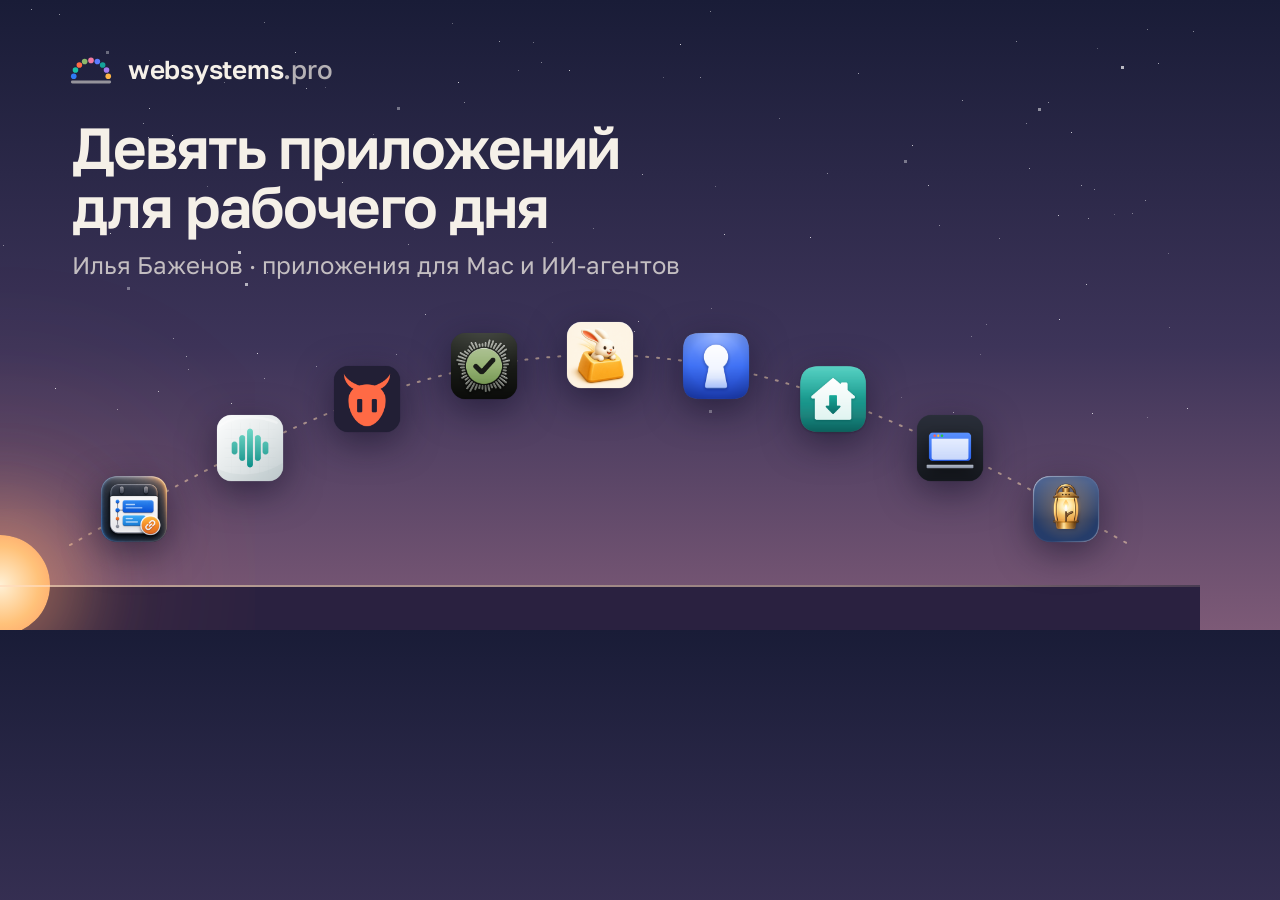
<file: brand/og.html>
<!doctype html>
<html lang="ru"><head><meta charset="utf-8">
<!-- Исходник картинки для превью ссылок: assets/og.png (1200×630), og.html?en — assets/og-en.png. Пересобрать: brand/render.sh -->
<link href="https://fonts.googleapis.com/css2?family=Golos+Text:wght@400;500;600&display=swap" rel="stylesheet">
<style>
  * { margin: 0; box-sizing: border-box; }
  html, body { width: 1200px; height: 630px; overflow: hidden; }
  body { position: relative; font-family: "Golos Text", sans-serif; color: #f5f0e8; -webkit-font-smoothing: antialiased;
         background: linear-gradient(180deg, #191c37 0%, #3d3459 55%, #7d5a77 100%); }
  .stars { position: absolute; left: 0; top: 0; width: 1px; height: 1px; box-shadow: 663px 77px 0 0px rgba(255,255,255,0.28),1097px 48px 0 0px rgba(255,255,255,0.28),1039px 109px 0 1px rgba(255,255,255,0.49),143px 123px 0 0px rgba(255,255,255,0.48),1158px 63px 0 0px rgba(255,255,255,0.60),1193px 31px 0 0px rgba(255,255,255,0.47),452px 23px 0 0px rgba(255,255,255,0.32),858px 73px 0 0px rgba(255,255,255,0.56),1147px 417px 0 0px rgba(255,255,255,0.31),1169px 327px 0 0px rgba(255,255,255,0.30),128px 288px 0 1px rgba(255,255,255,0.36),1088px 218px 0 0px rgba(255,255,255,0.51),928px 185px 0 0px rgba(255,255,255,0.69),499px 41px 0 0px rgba(255,255,255,0.54),703px 373px 0 0px rgba(255,255,255,0.58),149px 60px 0 0px rgba(255,255,255,0.34),700px 77px 0 0px rgba(255,255,255,0.48),158px 391px 0 0px rgba(255,255,255,0.68),642px 174px 0 0px rgba(255,255,255,0.58),1187px 408px 0 0px rgba(255,255,255,0.71),552px 242px 0 0px rgba(255,255,255,0.29),634px 331px 0 0px rgba(255,255,255,0.62),912px 145px 0 0px rgba(255,255,255,0.74),710px 11px 0 0px rgba(255,255,255,0.45),239px 252px 0 1px rgba(255,255,255,0.67),264px 378px 0 0px rgba(255,255,255,0.47),1016px 41px 0 0px rgba(255,255,255,0.47),569px 70px 0 0px rgba(255,255,255,0.73),570px 361px 0 0px rgba(255,255,255,0.45),779px 118px 0 0px rgba(255,255,255,0.35),475px 337px 0 0px rgba(255,255,255,0.52),373px 134px 0 0px rgba(255,255,255,0.33),1094px 189px 0 0px rgba(255,255,255,0.43),257px 353px 0 0px rgba(255,255,255,0.77),110px 233px 0 0px rgba(255,255,255,0.68),1145px 200px 0 0px rgba(255,255,255,0.47),986px 324px 0 0px rgba(255,255,255,0.35),427px 225px 0 0px rgba(255,255,255,0.44),107px 52px 0 1px rgba(255,255,255,0.33),207px 186px 0 0px rgba(255,255,255,0.29),425px 314px 0 0px rgba(255,255,255,0.60),711px 308px 0 0px rgba(255,255,255,0.32),999px 238px 0 0px rgba(255,255,255,0.42),295px 52px 0 0px rgba(255,255,255,0.66),980px 354px 0 0px rgba(255,255,255,0.26),1081px 185px 0 0px rgba(255,255,255,0.55),55px 388px 0 0px rgba(255,255,255,0.79),186px 356px 0 0px rgba(255,255,255,0.54),342px 182px 0 0px rgba(255,255,255,0.54),1029px 168px 0 0px rgba(255,255,255,0.59),399px 412px 0 0px rgba(255,255,255,0.47),464px 102px 0 0px rgba(255,255,255,0.45),59px 14px 0 0px rgba(255,255,255,0.51),396px 354px 0 0px rgba(255,255,255,0.44),715px 186px 0 0px rgba(255,255,255,0.31),962px 100px 0 0px rgba(255,255,255,0.52),3px 245px 0 0px rgba(255,255,255,0.44),173px 338px 0 0px rgba(255,255,255,0.46),408px 244px 0 0px rgba(255,255,255,0.49),680px 44px 0 0px rgba(255,255,255,0.78),810px 237px 0 0px rgba(255,255,255,0.77),325px 87px 0 0px rgba(255,255,255,0.27),953px 412px 0 0px rgba(255,255,255,0.59),971px 336px 0 0px rgba(255,255,255,0.34),1122px 67px 0 1px rgba(255,255,255,0.69),210px 269px 0 0px rgba(255,255,255,0.33),398px 108px 0 1px rgba(255,255,255,0.37),1026px 123px 0 0px rgba(255,255,255,0.43),1114px 214px 0 0px rgba(255,255,255,0.28),724px 234px 0 0px rgba(255,255,255,0.70),1058px 215px 0 0px rgba(255,255,255,0.73),267px 272px 0 0px rgba(255,255,255,0.53),901px 397px 0 0px rgba(255,255,255,0.25),306px 88px 0 0px rgba(255,255,255,0.59),246px 284px 0 1px rgba(255,255,255,0.63),1086px 284px 0 0px rgba(255,255,255,0.68),1147px 29px 0 0px rgba(255,255,255,0.40),200px 259px 0 0px rgba(255,255,255,0.27),129px 226px 0 0px rgba(255,255,255,0.79),1048px 102px 0 0px rgba(255,255,255,0.50),1092px 413px 0 0px rgba(255,255,255,0.77),1071px 132px 0 0px rgba(255,255,255,0.74),414px 229px 0 0px rgba(255,255,255,0.32),905px 161px 0 1px rgba(255,255,255,0.38),149px 108px 0 0px rgba(255,255,255,0.68),316px 366px 0 0px rgba(255,255,255,0.45),518px 70px 0 0px rgba(255,255,255,0.37),192px 203px 0 0px rgba(255,255,255,0.34),458px 82px 0 0px rgba(255,255,255,0.80),827px 173px 0 0px rgba(255,255,255,0.45),188px 369px 0 0px rgba(255,255,255,0.44),939px 225px 0 0px rgba(255,255,255,0.46),1059px 319px 0 0px rgba(255,255,255,0.78),231px 403px 0 0px rgba(255,255,255,0.73),172px 135px 0 0px rgba(255,255,255,0.75),371px 138px 0 0px rgba(255,255,255,0.70),529px 207px 0 0px rgba(255,255,255,0.76),1168px 253px 0 0px rgba(255,255,255,0.30),117px 409px 0 0px rgba(255,255,255,0.48),148px 137px 0 0px rgba(255,255,255,0.60),533px 42px 0 0px rgba(255,255,255,0.37),541px 62px 0 0px rgba(255,255,255,0.44),1132px 213px 0 0px rgba(255,255,255,0.40),264px 22px 0 0px rgba(255,255,255,0.38),224px 82px 0 0px rgba(255,255,255,0.35),638px 321px 0 0px rgba(255,255,255,0.67),593px 228px 0 0px rgba(255,255,255,0.35),710px 411px 0 1px rgba(255,255,255,0.39),31px 9px 0 0px rgba(255,255,255,0.55),388px 263px 0 0px rgba(255,255,255,0.76); }
  .glow { position: absolute; left: -240px; right: -240px; bottom: -260px; height: 520px;
          background: radial-gradient(45% 55% at 18% 100%, rgba(255,160,110,.55), transparent 70%), radial-gradient(55% 45% at 60% 100%, rgba(255,190,150,.2), transparent 70%); }
  .sun { position: absolute; left: -50px; top: 535px; width: 100px; height: 100px; border-radius: 50%;
         background: radial-gradient(circle, #fff1d6 0%, #ffc27a 55%, #ff9a62 100%);
         box-shadow: 0 0 80px 30px rgba(255,170,110,.45), 0 0 220px 80px rgba(255,140,100,.2); }
  .ground { position: absolute; left: 0; right: 0; top: 585px; bottom: 0; background: #2a2140; }
  .hz { position: absolute; left: 0; right: 0; top: 585px; height: 1.5px; background: linear-gradient(90deg, rgba(255,220,190,.7), rgba(255,220,190,.5) 70%, rgba(255,220,190,.15)); }
  svg.arc { position: absolute; inset: 0; }
  svg.arc path { fill: none; stroke: rgba(255,220,180,.55); stroke-width: 2; stroke-dasharray: 2 9; stroke-linecap: round; }
  img { position: absolute; width: 76px; height: 76px; filter: drop-shadow(0 10px 18px rgba(10,8,30,.5)); }
  .head { position: absolute; left: 72px; top: 46px; }
  .brand { display: flex; align-items: center; gap: 14px; font-size: 26px; font-weight: 600; letter-spacing: -0.01em; }
  .brand svg { width: 46px; height: 46px; margin-left: -4px; }
  .brand b { font-weight: 600; }
  .brand span { color: rgba(245,240,232,.7); font-weight: 500; }
  h1 { margin-top: 26px; font-size: 58px; line-height: 1.02; font-weight: 600; letter-spacing: -0.035em; }
  p { margin-top: 14px; font-size: 24px; color: rgba(245,240,232,.74); }
</style></head>
<body>
  <div class="stars"></div>
  <div class="glow"></div>
  <svg class="arc" width="1200" height="630"><path d="M70.0 545.0 L80.6 539.0 L91.2 533.1 L101.8 527.1 L112.4 521.2 L123.0 515.3 L133.6 509.4 L144.2 503.6 L154.8 497.7 L165.4 492.0 L176.0 486.3 L186.6 480.6 L197.2 475.1 L207.8 469.5 L218.4 464.1 L229.0 458.7 L239.6 453.5 L250.2 448.3 L260.8 443.2 L271.4 438.2 L282.0 433.3 L292.6 428.5 L303.2 423.9 L313.8 419.4 L324.4 414.9 L335.0 410.6 L345.6 406.5 L356.2 402.5 L366.8 398.6 L377.4 394.9 L388.0 391.3 L398.6 387.9 L409.2 384.6 L419.8 381.5 L430.4 378.5 L441.0 375.7 L451.6 373.1 L462.2 370.6 L472.8 368.3 L483.4 366.2 L494.0 364.3 L504.6 362.5 L515.2 361.0 L525.8 359.6 L536.4 358.4 L547.0 357.3 L557.6 356.5 L568.2 355.8 L578.8 355.4 L589.4 355.1 L600.0 355.0 L610.6 355.1 L621.2 355.4 L631.8 355.8 L642.4 356.5 L653.0 357.3 L663.6 358.4 L674.2 359.6 L684.8 361.0 L695.4 362.5 L706.0 364.3 L716.6 366.2 L727.2 368.3 L737.8 370.6 L748.4 373.1 L759.0 375.7 L769.6 378.5 L780.2 381.5 L790.8 384.6 L801.4 387.9 L812.0 391.3 L822.6 394.9 L833.2 398.6 L843.8 402.5 L854.4 406.5 L865.0 410.6 L875.6 414.9 L886.2 419.4 L896.8 423.9 L907.4 428.5 L918.0 433.3 L928.6 438.2 L939.2 443.2 L949.8 448.3 L960.4 453.5 L971.0 458.7 L981.6 464.1 L992.2 469.5 L1002.8 475.1 L1013.4 480.6 L1024.0 486.3 L1034.6 492.0 L1045.2 497.7 L1055.8 503.6 L1066.4 509.4 L1077.0 515.3 L1087.6 521.2 L1098.2 527.1 L1108.8 533.1 L1119.4 539.0 L1130.0 545.0"/></svg>
  <div class="ground"></div>
  <div class="sun"></div>
  <div class="hz"></div>
  <img src="../assets/icons/owawidget.png" style="left:96px;top:471px"><img src="../assets/icons/voicegrep.png" style="left:212px;top:410px"><img src="../assets/icons/impagent.png" style="left:329px;top:361px"><img src="../assets/icons/walkship.png" style="left:446px;top:328px"><img src="../assets/icons/hopkey.png" style="left:562px;top:317px"><img src="../assets/icons/seatkey.png" style="left:678px;top:328px"><img src="../assets/icons/copyhome.png" style="left:795px;top:361px"><img src="../assets/icons/sash.png" style="left:912px;top:410px"><img src="../assets/icons/routekeeper.png" style="left:1028px;top:471px">
  <div class="head">
    <div class="brand"><svg viewBox="0 0 32 32" fill="none"><path d="M3 25h26" stroke="#f5f0e8" stroke-opacity=".55" stroke-width="2" stroke-linecap="round"/><circle cx="4.0" cy="21.0" r="1.95" fill="#2f7bf6"/><circle cx="5.2" cy="16.7" r="1.95" fill="#19c2a6"/><circle cx="7.9" cy="13.2" r="1.95" fill="#ff6a45"/><circle cx="11.6" cy="10.8" r="1.95" fill="#8db86b"/><circle cx="16.0" cy="10.0" r="1.95" fill="#f27aa0"/><circle cx="20.4" cy="10.8" r="1.95" fill="#5b7cff"/><circle cx="24.1" cy="13.2" r="1.95" fill="#14a39a"/><circle cx="26.8" cy="16.7" r="1.95" fill="#a57cf0"/><circle cx="28.0" cy="21.0" r="1.95" fill="#ffb547"/></svg><b>websystems<span>.pro</span></b></div>
    <h1>Девять приложений<br>для рабочего дня</h1>
    <p>Илья Баженов · приложения для Mac и ИИ-агентов</p>
  </div>
  <script>
    if (location.search === '?en') {
      document.documentElement.lang = 'en';
      document.querySelector('h1').innerHTML = 'Nine apps<br>for the workday';
      document.querySelector('.head p').textContent = 'Ilya Bazhenov · apps for Mac and AI agents';
    }
  </script>
</body></html>
</file>
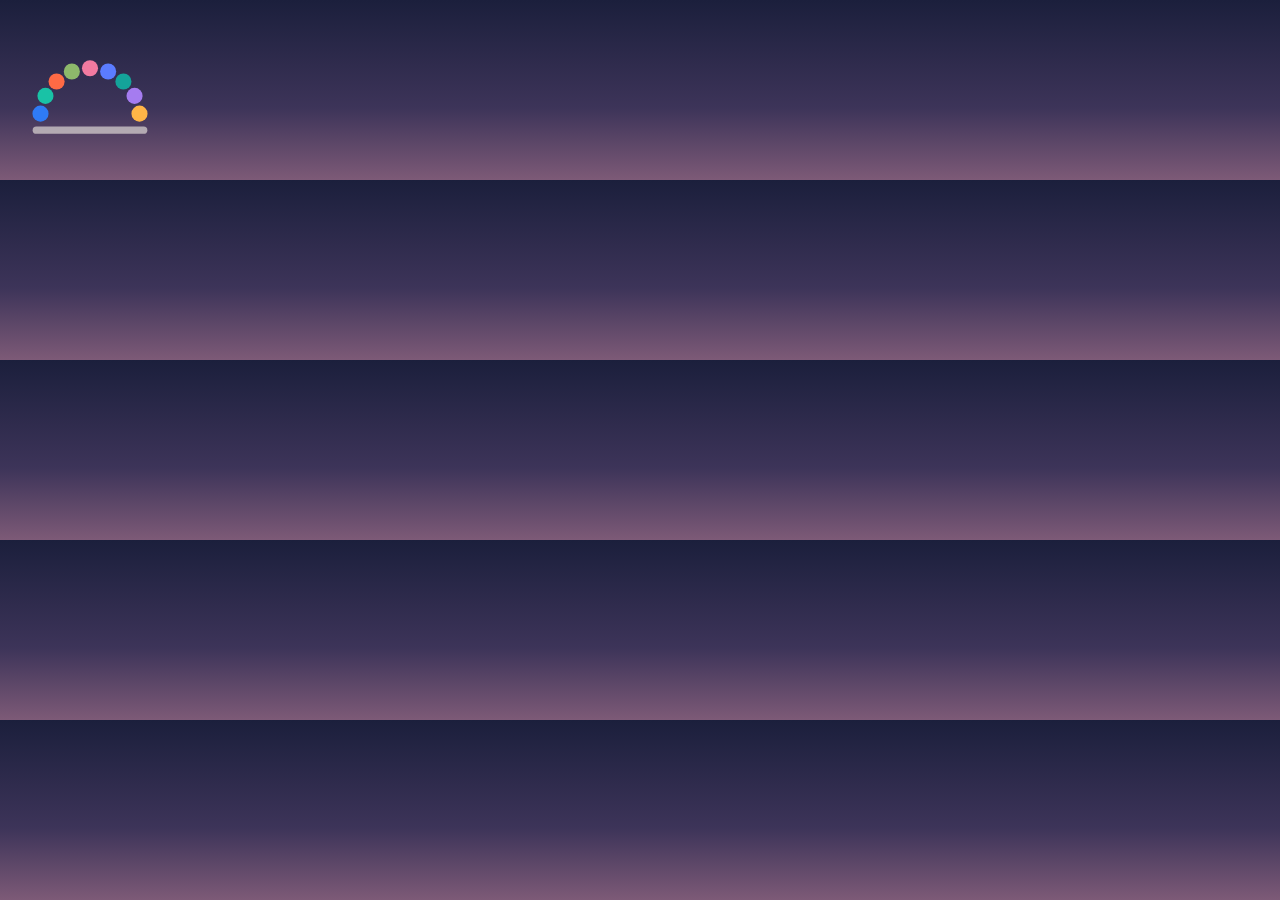
<file: brand/touch-icon.html>
<!doctype html>
<html><head><meta charset="utf-8">
<!-- Исходник иконки для экрана «Домой»: assets/apple-touch-icon.png (180×180). iOS скругляет углы сама. -->
<style>
  * { margin: 0; }
  html, body { width: 180px; height: 180px; overflow: hidden; }
  body { background: linear-gradient(180deg, #1b1f3c 0%, #3d3459 60%, #7d5a77 100%); display: grid; place-items: center; }
  svg { width: 132px; height: 132px; margin-top: 6px; }
</style></head>
<body><svg viewBox="0 0 32 32" fill="none"><path d="M3 25h26" stroke="#f5f0e8" stroke-opacity=".6" stroke-width="1.8" stroke-linecap="round"/><circle cx="4.0" cy="21.0" r="1.95" fill="#2f7bf6"/><circle cx="5.2" cy="16.7" r="1.95" fill="#19c2a6"/><circle cx="7.9" cy="13.2" r="1.95" fill="#ff6a45"/><circle cx="11.6" cy="10.8" r="1.95" fill="#8db86b"/><circle cx="16.0" cy="10.0" r="1.95" fill="#f27aa0"/><circle cx="20.4" cy="10.8" r="1.95" fill="#5b7cff"/><circle cx="24.1" cy="13.2" r="1.95" fill="#14a39a"/><circle cx="26.8" cy="16.7" r="1.95" fill="#a57cf0"/><circle cx="28.0" cy="21.0" r="1.95" fill="#ffb547"/></svg></body></html>
</file>
<file: assets/site.css>
:root {
  --sky-top: 27, 31, 58;
  --sky-bot: 122, 90, 120;
  --stars: 0.8;
  --sans: "Golos Text", system-ui, -apple-system, sans-serif;
  --mono: "JetBrains Mono", ui-monospace, monospace;
}
:root[data-ink="dark"] {
  --ink: #1d1913;
  --ink-soft: rgba(29, 25, 19, 0.7);
  --ink-faint: rgba(29, 25, 19, 0.14);
  --hair: rgba(29, 25, 19, 0.14);
}
:root[data-ink="light"] {
  --ink: #f5f0e8;
  --ink-soft: rgba(245, 240, 232, 0.74);
  --ink-faint: rgba(245, 240, 232, 0.14);
  --hair: rgba(255, 255, 255, 0.18);
}

* { box-sizing: border-box; }
html { scroll-behavior: smooth; }
body {
  margin: 0;
  background: rgb(var(--sky-bot));
  color: var(--ink);
  font: 400 17px/1.6 var(--sans);
  -webkit-font-smoothing: antialiased;
  overflow-x: hidden;
  transition: color .5s ease;
}
a { color: inherit; }
img { display: block; }
.mono { font-family: var(--mono); }
.wrap { max-width: 1180px; margin: 0 auto; padding: 0 40px; }

/* ---------- sky ---------- */
.sky {
  position: fixed; inset: 0; z-index: -2;
  background: linear-gradient(180deg, rgb(var(--sky-top)) 0%, rgb(var(--sky-bot)) 100%);
}
.stars {
  position: fixed; top: 0; left: 0; width: 1px; height: 1px; z-index: -1;
  opacity: var(--stars); pointer-events: none;
}

/* ---------- header ---------- */
.top {
  position: fixed; top: 0; left: 0; right: 0; z-index: 20;
  background: rgba(var(--sky-top), 0.55);
  backdrop-filter: blur(16px) saturate(1.3); -webkit-backdrop-filter: blur(16px) saturate(1.3);
  border-bottom: 1px solid var(--hair);
  transition: border-color .5s;
}
.top .wrap { display: grid; grid-template-columns: 1fr auto 1fr; align-items: center; height: 60px; }
.logo { display: inline-flex; width: 40px; height: 40px; margin-left: -4px; }
.logo svg { width: 100%; height: 100%; overflow: visible; }
.logo .hz { stroke: var(--ink); stroke-opacity: .5; transition: stroke .5s; }
.logo circle { transition: transform .35s cubic-bezier(.3, .7, .4, 1.5); transition-delay: calc(var(--i) * 40ms); }
.logo:hover circle { transform: translateY(-1.6px); }
.clock {
  display: inline-flex; align-items: center; gap: 9px;
  font: 500 13.5px var(--mono); padding: 6px 14px; border-radius: 99px;
  border: 1px solid var(--hair); transition: border-color .5s;
}
.clock svg { width: 15px; height: 15px; }
.clock .phase { color: var(--ink-soft); font-family: var(--sans); font-weight: 400; }
.top-r { justify-self: end; display: flex; align-items: center; gap: 22px; }
.top-cta { text-decoration: none; font-size: 15px; border-bottom: 1px solid var(--hair); padding-bottom: 1px; }
.top-cta:hover { border-color: var(--ink); }
.lang { display: flex; gap: 2px; font: 500 12.5px var(--mono); }
.lang a { text-decoration: none; padding: 3px 7px; border-radius: 7px; color: var(--ink-soft); transition: color .5s, box-shadow .5s; }
.lang a:hover { color: var(--ink); }
.lang a[aria-current] { color: var(--ink); box-shadow: inset 0 0 0 1px var(--hair); }
.theme {
  display: grid; place-items: center; width: 28px; height: 28px; padding: 0; border: 0; border-radius: 7px;
  background: none; color: var(--ink-soft); cursor: pointer; transition: color .5s;
}
.theme:hover { color: var(--ink); }
.theme svg { width: 16px; height: 16px; transition: transform .4s ease; }
:root[data-theme="dark"] .theme svg { transform: rotate(180deg); }

/* ---------- reveal ---------- */
.js .rv { opacity: 0; transform: translateY(26px); transition: opacity .9s ease, transform .9s cubic-bezier(.2, .7, .2, 1); }
.js .in .rv { opacity: 1; transform: none; }
.js .in .ch-visual.rv { transition-delay: .15s; }
.js .step { opacity: 0; transform: translateY(10px); transition: opacity .6s ease, transform .6s ease; transition-delay: calc(var(--d, 0s) + .5s); }
.js .in .step { opacity: 1; transform: none; }

/* ---------- hero ---------- */
.hero { min-height: 100vh; min-height: 100svh; padding: 112px 0 0; display: flex; flex-direction: column; position: relative; overflow: hidden; }
.hero .wrap { width: 100%; }
.eyebrow { font: 500 13px var(--mono); color: var(--ink-soft); letter-spacing: 0.04em; }
h1 {
  font-weight: 600; font-size: clamp(38px, 5.4vw, 76px); line-height: 1.02; letter-spacing: -0.035em;
  margin: 18px 0 0;
}
.lead { max-width: 660px; margin: 26px 0 0; color: var(--ink-soft); font-size: 18px; }

.arc-wrap { margin-top: auto; padding-top: 48px; }
.arc { position: relative; height: 240px; flex: none; }
.arc svg.path { position: absolute; inset: 0; width: 100%; height: 100%; overflow: visible; }
.arc svg.path path { fill: none; stroke: rgba(255, 220, 180, 0.5); stroke-width: 1.5; stroke-dasharray: 2 7; stroke-linecap: round; vector-effect: non-scaling-stroke; }
.horizon { position: absolute; left: 0; right: 0; bottom: 0; height: 1px; background: linear-gradient(90deg, transparent, rgba(255, 220, 190, 0.55) 20%, rgba(255, 220, 190, 0.55) 80%, transparent); }
.sun {
  position: absolute; left: -46px; bottom: -46px; width: 92px; height: 92px; border-radius: 50%;
  background: radial-gradient(circle, #fff1d6 0%, #ffc27a 55%, #ff9a62 100%);
  box-shadow: 0 0 80px 30px rgba(255, 170, 110, 0.45), 0 0 240px 90px rgba(255, 140, 100, 0.22);
}
.hero-glow {
  position: absolute; left: -10%; right: -10%; bottom: -180px; height: 420px; pointer-events: none;
  background: radial-gradient(50% 60% at 20% 100%, rgba(255, 160, 110, 0.55), transparent 70%),
              radial-gradient(60% 50% at 60% 100%, rgba(255, 190, 150, 0.22), transparent 70%);
}
.pt {
  position: absolute; left: calc(var(--x) * 1%); bottom: calc(var(--y) * 1%);
  transform: translate(-50%, 50%); text-decoration: none; text-align: center;
}
.pt img {
  width: 68px; height: 68px; margin: 0 auto;
  filter: drop-shadow(0 10px 18px rgba(10, 8, 30, 0.45));
  transition: transform .3s cubic-bezier(.3, .7, .4, 1.4);
}
.pt:hover img { transform: translateY(-6px) scale(1.08); }
.pt .lbl { display: block; margin-top: 8px; font: 500 12px var(--mono); color: var(--ink-soft); white-space: nowrap; text-shadow: 0 1px 10px rgba(20, 14, 40, 0.7); }
.pt .lbl b { display: block; font: 500 13px var(--sans); color: var(--ink); }

/* ---------- chapters ---------- */
.ch { min-height: 100vh; display: flex; align-items: center; padding: 130px 0 110px; }
.ch .wrap { width: 100%; }
.ch-grid { display: grid; grid-template-columns: minmax(0, 1fr) minmax(0, 1.08fr); gap: 72px; align-items: center; }
.ch-grid.flip .ch-text { order: 2; }
.ch-time {
  font: 300 clamp(56px, 7vw, 104px)/0.9 var(--mono);
  letter-spacing: -0.04em; color: var(--ink-faint);
  margin-left: -4px;
  transition: color .5s;
}
.ch-app { display: flex; align-items: center; gap: 14px; margin-top: 26px; }
.ch-app img { width: 52px; height: 52px; filter: drop-shadow(0 6px 12px rgba(0, 0, 0, 0.18)); }
.ch-app b { display: block; font-size: 18px; font-weight: 600; letter-spacing: -0.01em; }
.ch-app span { display: block; font: 400 12.5px var(--mono); color: var(--ink-soft); margin-top: 1px; }
.ch h2 {
  font-weight: 600; font-size: clamp(28px, 2.9vw, 40px); line-height: 1.12;
  letter-spacing: -0.025em; margin: 24px 0 0; max-width: 18ch;
}
.story { color: var(--ink-soft); margin: 22px 0 0; max-width: 46ch; }
.ch-links { display: flex; flex-wrap: wrap; align-items: center; gap: 18px; margin-top: 30px; }
.go {
  display: inline-flex; align-items: center; gap: 8px; text-decoration: none;
  font-size: 15px; font-weight: 500;
  padding: 11px 18px; border-radius: 99px;
  background: var(--ink); color: rgb(var(--sky-bot));
  transition: transform .2s, background .5s, color .5s;
}
.go:hover { transform: translateY(-2px); }
.go svg { width: 14px; height: 14px; }
.go small { font: 500 11px var(--mono); opacity: .6; }
.sub { font-size: 15px; text-decoration: none; border-bottom: 1px solid var(--hair); padding-bottom: 1px; }
.sub:hover { border-color: var(--ink); }

.ch-visual { position: relative; }

/* shared vignette chrome */
.v {
  position: relative; border-radius: 20px; overflow: hidden;
  box-shadow: 0 40px 80px -40px rgba(20, 14, 6, 0.45), 0 0 0 1px rgba(0, 0, 0, 0.06);
  font-size: 14px; line-height: 1.45;
}

/* ----- OWA Widget ----- */
.owa { background: #fbfaf8; color: #1d1d1f; }
.owa-mb {
  display: flex; justify-content: space-between; align-items: center; gap: 12px;
  height: 32px; padding: 0 14px; font-size: 12.5px;
  background: rgba(236, 233, 228, 0.95); border-bottom: 1px solid rgba(0, 0, 0, 0.06); color: #3a3a3c;
}
.owa-mb-l { display: flex; gap: 14px; color: #8a8a8e; }
.owa-mb-l b { color: #1d1d1f; font-weight: 600; }
.owa-mb-r { display: flex; align-items: center; gap: 14px; }
.owa-st { display: inline-flex; align-items: center; gap: 6px; padding: 2px 9px; border-radius: 6px; background: rgba(0, 113, 227, 0.14); color: #0058b9; font-weight: 600; }
.pulse { width: 7px; height: 7px; border-radius: 50%; background: #0071e3; animation: pulse 1.6s ease-in-out infinite; }
@keyframes pulse { 0%, 100% { box-shadow: 0 0 0 0 rgba(0, 113, 227, .5); } 60% { box-shadow: 0 0 0 6px rgba(0, 113, 227, 0); } }
.owa-body { padding: 18px 18px 20px; display: grid; gap: 14px; }
.owa-pop {
  margin-left: auto; width: min(380px, 100%);
  background: #fff; border-radius: 14px; padding: 14px;
  box-shadow: 0 18px 40px -18px rgba(0, 0, 0, 0.3), 0 0 0 1px rgba(0, 0, 0, 0.06);
}
.owa-inv { display: grid; grid-template-columns: auto 1fr auto; gap: 10px; align-items: center; padding: 10px; border-radius: 10px; background: #f4f6fa; }
.owa-inv small, .owa-r small { display: block; color: #86868b; font-size: 12px; }
.owa-tag { font-size: 11px; font-weight: 600; color: #fff; background: #ff7a1a; padding: 2px 7px; border-radius: 6px; }
.owa-btn { font-size: 12.5px; font-weight: 500; padding: 5px 11px; border-radius: 8px; background: #fff; border: 1px solid #d9dbe0; }
.owa-day { margin: 14px 2px 6px; font-size: 12px; font-weight: 600; color: #86868b; text-transform: uppercase; letter-spacing: .06em; }
.owa-r { display: grid; grid-template-columns: 46px 1fr auto; gap: 10px; align-items: center; padding: 8px 10px; border-radius: 10px; position: relative; }
.owa-r .t { font: 500 12px var(--mono); color: #86868b; }
.owa-r.past { opacity: .45; }
.owa-r.now { background: #eaf3ff; }
.owa-r.now::before { content: ""; position: absolute; left: 0; top: 8px; bottom: 8px; width: 3px; border-radius: 3px; background: #0071e3; }
.owa-r.free .e { color: #2e8b57; font-size: 13px; }
.owa-join { font-size: 12.5px; font-weight: 600; color: #fff; background: #0071e3; padding: 6px 12px; border-radius: 8px; box-shadow: 0 4px 12px -4px rgba(0, 113, 227, .6); }
.owa-kbd { display: flex; align-items: center; gap: 6px; color: #6e6e73; font-size: 13px; }
.owa-kbd kbd { font: 500 12px var(--mono); padding: 3px 7px; border-radius: 6px; background: #fff; border: 1px solid #d9dbe0; border-bottom-width: 2px; color: #1d1d1f; }
.owa-kbd span { margin-left: 6px; }

/* ----- VoiceGrep ----- */
.vg { background: #f8fbfb; color: #14201f; }
.vg-top { display: flex; align-items: center; gap: 12px; padding: 15px 18px; border-bottom: 1px solid #e3eceb; }
.vg-top .mono { margin-left: auto; font-size: 12px; color: #6c7b7a; }
.vg-ok { font-size: 12px; font-weight: 600; color: #0b8f78; background: #dcf5ef; padding: 3px 9px; border-radius: 99px; }
.vg-wave { display: flex; align-items: center; gap: 3px; height: 64px; padding: 0 18px; border-bottom: 1px solid #e3eceb; }
.vg-wave i { flex: 1; height: calc(var(--h) * 1%); min-height: 3px; border-radius: 3px; background: linear-gradient(#3fd6bb, #13a88e); opacity: .85; }
.vg-wave i.me { background: linear-gradient(#9aa7ff, #6a5cff); }
.vg-lines { padding: 8px 0; }
.ln { display: grid; grid-template-columns: 128px 1fr; gap: 4px 12px; padding: 9px 18px; }
.who { font-weight: 600; font-size: 13.5px; color: var(--sp); display: flex; flex-direction: column; }
.who em { font: 400 11px var(--mono); font-style: normal; color: #8a9897; }
.ln p { margin: 0; }
.ln.unk { background: #fff8ea; }
.vg-name { grid-column: 2; justify-self: start; font: 600 12.5px var(--sans); color: #a46400; background: #fff; border: 1px solid #f0d9a8; padding: 4px 10px; border-radius: 8px; }
.vg-foot { padding: 12px 18px; font-size: 11.5px; color: #6c7b7a; border-top: 1px solid #e3eceb; background: #f2f7f6; }

/* ----- ImpAgent ----- */
.imp { background: #1d1a2c; color: #ebe8f4; box-shadow: 0 40px 80px -36px rgba(20, 10, 40, 0.6), 0 0 0 1px rgba(255, 255, 255, 0.06); }
.imp-top { display: flex; align-items: center; gap: 10px; padding: 13px 18px; border-bottom: 1px solid rgba(255, 255, 255, 0.07); }
.imp-top img { width: 22px; height: 22px; }
.imp-top .mono { margin-left: auto; font-size: 12px; color: #8f8aa6; }
.imp-body { padding: 18px; display: grid; gap: 14px; }
.imp-u { justify-self: end; max-width: 80%; background: #ff6a45; color: #fff; padding: 10px 14px; border-radius: 16px 16px 4px 16px; }
.imp-tools { display: flex; flex-wrap: wrap; gap: 6px; }
.imp-tools span { font: 500 12px var(--mono); padding: 5px 10px; border-radius: 8px; background: rgba(255, 255, 255, 0.06); border: 1px solid rgba(255, 255, 255, 0.09); color: #c9c4dc; }
.imp-tools span::before { content: "✓ "; color: #7fd8a4; }
.imp-a { color: #ebe8f4; }
.imp-a code, .seat code { font: 500 12.5px var(--mono); background: rgba(255, 255, 255, 0.08); padding: 1px 5px; border-radius: 5px; }
.imp-diff { font-size: 12.5px; border-radius: 10px; overflow: hidden; background: #15131f; border: 1px solid rgba(255, 255, 255, 0.07); }
.imp-diff div { padding: 4px 12px; }
.imp-diff .f { color: #8f8aa6; border-bottom: 1px solid rgba(255, 255, 255, 0.06); padding: 7px 12px; }
.imp-diff .del { background: rgba(255, 106, 69, 0.13); color: #ffb3a0; }
.imp-diff .add { background: rgba(127, 216, 164, 0.12); color: #a9ecc5; }
.imp-act { display: flex; gap: 8px; }
.imp-act span { font-size: 13px; font-weight: 500; padding: 7px 14px; border-radius: 9px; border: 1px solid rgba(255, 255, 255, 0.14); }
.imp-act .pri { background: #ebe8f4; color: #1d1a2c; border-color: #ebe8f4; }

/* ----- Walkship ----- */
.walk { display: grid; grid-template-columns: minmax(0, 1fr) 236px; gap: 0; align-items: center; overflow: visible; box-shadow: none; border-radius: 0; }
.walk-talk { position: relative; display: grid; gap: 18px; padding: 10px 0; }
.walk-talk svg { position: absolute; left: 14px; top: 0; height: 100%; width: 40px; overflow: visible; }
.walk-talk svg path { fill: none; stroke: rgba(60, 90, 40, 0.45); stroke-width: 2; stroke-dasharray: 1 9; stroke-linecap: round; }
.bub {
  position: relative; z-index: 1; max-width: 300px; padding: 11px 15px; border-radius: 18px;
  background: rgba(255, 255, 255, 0.85); color: #1f2a17;
  box-shadow: 0 12px 30px -16px rgba(40, 60, 20, 0.45);
  backdrop-filter: blur(6px); -webkit-backdrop-filter: blur(6px);
}
.bub .mono { display: block; font-size: 11px; color: #7a8a6c; margin-bottom: 3px; }
.bub.me { margin-left: 30px; border-bottom-left-radius: 5px; }
.bub.ai { margin-left: 62px; background: #2b3326; color: #e9f0dd; border-bottom-left-radius: 5px; }
.bub.ai .mono { color: #9fb38c; }
.bub.me.short { justify-self: start; font-weight: 600; }
.phone {
  position: relative; width: 236px; height: 470px; border-radius: 44px; padding: 10px;
  background: #111; box-shadow: 0 40px 70px -30px rgba(20, 30, 10, 0.6), inset 0 0 0 2px #2a2a2a;
}
.phone-scr {
  height: 100%; border-radius: 35px; overflow: hidden; position: relative; text-align: center; color: #fff;
  background: radial-gradient(120% 70% at 50% 0%, #6f8f55 0%, #2f3d27 55%, #161c12 100%);
}
.ph-island { width: 76px; height: 22px; border-radius: 99px; background: #000; margin: 10px auto 0; }
.ph-date { margin-top: 26px; font-size: 13px; opacity: .85; }
.ph-time { font: 600 64px/1 var(--sans); letter-spacing: -0.03em; margin-top: 2px; }
.ph-notif {
  position: absolute; left: 10px; right: 10px; bottom: 74px;
  display: grid; grid-template-columns: 30px 1fr; gap: 9px; text-align: left;
  padding: 11px; border-radius: 18px; font-size: 12px; line-height: 1.35;
  background: rgba(245, 245, 240, 0.78); color: #121410;
  backdrop-filter: blur(14px); -webkit-backdrop-filter: blur(14px);
}
.ph-notif img { width: 30px; height: 30px; }
.ph-notif b { display: flex; justify-content: space-between; font-size: 12.5px; }
.ph-notif b span { font-weight: 400; color: #6b6f66; font-size: 11px; }
.ph-notif p { margin: 2px 0 0; }
.ph-bar { position: absolute; left: 50%; bottom: 10px; width: 90px; height: 4px; border-radius: 4px; background: rgba(255, 255, 255, .7); transform: translateX(-50%); }

/* ----- Seatkey ----- */
.seat { background: #fffaf2; color: #1c1a17; }
.seat-map { display: block; width: 100%; height: auto; padding: 16px 12px 4px; }
.seat-map text { font: 500 14px var(--sans); fill: #1c1a17; }
.seat-map .chip { fill: #fff; stroke: rgba(28, 26, 23, 0.12); }
.seat-map .agent { fill: #f3efe7; stroke: rgba(28, 26, 23, 0.1); }
.seat-map .wire { fill: none; stroke: #5b7cff; stroke-width: 1.6; stroke-dasharray: 4 6; animation: flow 1.4s linear infinite; opacity: .75; }
.seat-map .small { font: 500 11px var(--mono); fill: #8a8378; }
@keyframes flow { to { stroke-dashoffset: -20; } }
.seat-term { margin: 10px 16px 16px; padding: 14px 16px; border-radius: 12px; background: #16171c; color: #d8dae2; font-size: 12px; line-height: 1.65; overflow-wrap: anywhere; }
.seat-term div { padding-left: 1.2em; text-indent: -1.2em; }
.seat-term .p { color: #7fd8a4; }
.seat-term .o { color: #9db3ff; }
.seat-term .d { color: #7d8290; }

/* ----- Hopkey ----- */
.hk { background: #fbf7ef; color: #1e1a14; padding: 18px; display: grid; gap: 12px; }
.hk kbd { font: 500 11px var(--mono); padding: 2px 6px; border-radius: 6px; background: #fffaf0; border: 1px solid rgba(30, 26, 20, 0.16); border-bottom-width: 2px; color: #4a443a; }
.hk-msg { display: grid; grid-template-columns: 30px 1fr; gap: 10px; align-items: start; padding: 12px 14px; border-radius: 14px; background: #fff; box-shadow: 0 0 0 1px rgba(30, 26, 20, 0.08); }
.hk-av { width: 30px; height: 30px; border-radius: 9px; display: grid; place-items: center; font-weight: 600; font-size: 13px; color: #fff; background: #7b61d9; }
.hk-msg p { margin: 0; }
.hk-msg b { display: block; font-size: 13px; }
.hk .key { font: 500 12.5px var(--mono); padding: 1px 5px; border-radius: 5px; background: rgba(245, 166, 35, 0.2); color: #9a5b00; }
.hk-pal { padding: 10px; border-radius: 16px; background: rgba(255, 255, 255, 0.94); box-shadow: 0 24px 50px -22px rgba(70, 48, 10, 0.45), 0 0 0 1px rgba(30, 26, 20, 0.1); }
.hk-q { display: flex; align-items: center; gap: 6px; padding: 2px 4px 10px; border-bottom: 1px solid rgba(30, 26, 20, 0.08); color: #9a9182; font-size: 13px; }
.hk-q span { margin-left: 4px; overflow: hidden; text-overflow: ellipsis; white-space: nowrap; }
.hk-sec { padding: 10px 4px 5px; font-size: 10.5px; font-weight: 600; letter-spacing: 0.05em; text-transform: uppercase; color: #9a9182; }
.hk-tiles { display: grid; grid-template-columns: repeat(3, minmax(0, 1fr)); gap: 6px; }
.hk-tiles span { position: relative; padding: 8px 9px; border-radius: 11px; border: 1px solid rgba(30, 26, 20, 0.1); font-size: 13px; font-weight: 500; white-space: nowrap; overflow: hidden; text-overflow: ellipsis; }
.hk-tiles small { display: block; font-size: 11.5px; font-weight: 400; color: #9a9182; }
.hk-tiles kbd { position: absolute; right: 6px; top: 6px; font-size: 9.5px; padding: 1px 4px; }
.hk-tiles .mute { background: rgba(229, 72, 77, 0.1); border-color: rgba(229, 72, 77, 0.4); }
.hk-tiles .mute small { color: #d8434a; }
.hk-row { display: flex; align-items: center; justify-content: space-between; gap: 10px; padding: 7px 8px; border-radius: 10px; font-size: 13.5px; background: rgba(245, 166, 35, 0.24); }
.hk-chips { display: flex; flex-wrap: wrap; gap: 6px; padding: 6px 2px 2px; }
.hk-chips span { display: inline-flex; align-items: center; gap: 7px; padding: 4px 10px 4px 4px; border-radius: 9px; border: 1px solid rgba(30, 26, 20, 0.1); font-size: 12.5px; }
.hk-chips i { width: 20px; font: 600 11px/20px var(--mono); font-style: normal; text-align: center; border-radius: 6px; color: #fff; background: var(--c); }
.hk-note { display: grid; grid-template-columns: 34px 1fr; gap: 10px; align-items: center; padding: 10px 12px; border-radius: 14px; background: #fff; box-shadow: 0 14px 30px -16px rgba(70, 48, 10, 0.4), 0 0 0 1px rgba(30, 26, 20, 0.08); font-size: 13px; }
.hk-note img { width: 34px; height: 34px; }
.hk-note b { display: flex; justify-content: space-between; font-size: 13.5px; }
.hk-note em { font: 400 11px var(--sans); font-style: normal; color: #9a9182; }

/* ----- CopyHome ----- */
.cp { background: #f6f8f7; color: #16201f; }
.cp-mb {
  display: flex; justify-content: space-between; align-items: center; gap: 12px;
  height: 32px; padding: 0 14px; font-size: 12.5px;
  background: rgba(232, 236, 235, 0.95); border-bottom: 1px solid rgba(0, 0, 0, 0.06); color: #3a3f3e;
}
.cp-mb-l { display: flex; gap: 14px; color: #868d8c; }
.cp-mb-l b { color: #16201f; font-weight: 600; }
.cp-mb-r { display: flex; align-items: center; gap: 12px; }
.cp-tray { display: grid; place-items: center; width: 26px; height: 20px; border-radius: 5px; background: rgba(14, 140, 130, 0.16); color: #0b6f6a; }
.cp-tray svg { width: 15px; height: 15px; }
.cp-body { position: relative; padding: 0 18px 20px; display: grid; gap: 14px; }
.cp-menu {
  margin-left: auto; margin-right: 34px; width: min(340px, 100%); padding: 6px;
  background: rgba(255, 255, 255, 0.96); border-radius: 0 0 12px 12px;
  box-shadow: 0 18px 40px -18px rgba(0, 0, 0, 0.3), 0 0 0 1px rgba(0, 0, 0, 0.06);
}
.cp-r { display: grid; grid-template-columns: 30px minmax(0, 1fr) auto; gap: 10px; align-items: center; padding: 8px; border-radius: 8px; }
.cp-r + .cp-r { border-top: 1px solid rgba(0, 0, 0, 0.05); }
.cp-av { width: 30px; height: 30px; border-radius: 8px; display: grid; place-items: center; font-weight: 600; font-size: 13px; color: #fff; background: var(--c); }
.cp-r b { display: block; font-size: 13.5px; font-weight: 600; }
.cp-r small { display: block; font: 400 11.5px var(--mono); color: #7d8584; white-space: nowrap; overflow: hidden; text-overflow: ellipsis; }
.cp-st { font: 500 12px var(--mono); padding: 3px 9px; border-radius: 99px; white-space: nowrap; }
.cp-st.ok { color: #0b6f6a; background: rgba(14, 140, 130, 0.12); }
.cp-st.run { color: #7d8584; }
.cp-bar { display: block; height: 3px; margin-top: 5px; border-radius: 3px; background: rgba(14, 140, 130, 0.14); overflow: hidden; }
.cp-bar i { display: block; height: 100%; width: 62%; border-radius: 3px; background: #0e8c82; animation: cpbar 2.4s ease-in-out infinite alternate; }
@keyframes cpbar { from { width: 54%; } to { width: 70%; } }
.cp-sep { height: 1px; margin: 4px 8px; background: rgba(0, 0, 0, 0.07); }
.cp-act { padding: 6px 8px; border-radius: 6px; font-size: 13.5px; }
.cp-act:first-of-type { background: #0e8c82; color: #fff; }
.cp-note {
  width: min(330px, 100%); display: grid; grid-template-columns: 34px 1fr; gap: 10px; align-items: center;
  padding: 10px 12px; border-radius: 14px; background: #fff; font-size: 13px;
  box-shadow: 0 14px 30px -16px rgba(0, 30, 28, 0.35), 0 0 0 1px rgba(0, 0, 0, 0.07);
}
.cp-note img { width: 34px; height: 34px; }
.cp-note b { display: flex; justify-content: space-between; font-size: 13.5px; }
.cp-note em { font: 400 11px var(--sans); font-style: normal; color: #7d8584; }
.cp-foot { display: flex; flex-wrap: wrap; align-items: center; gap: 6px 9px; padding: 11px 18px; font-size: 11.5px; color: #6b7372; background: #eef2f1; border-top: 1px solid rgba(0, 0, 0, 0.05); }
.cp-foot i { font-style: normal; color: #0e8c82; }
.cp-foot b { margin-left: auto; font-weight: 500; color: #0b6f6a; }

/* ----- Sash ----- */
/* телефон в режиме трекпада: сверху экран Mac, ниже окна, клавиши и трекпад; телефон одинаковый в обеих темах */
.sh {
  padding-top: 30px; color: #e6eaf2;
  background: radial-gradient(70% 55% at 50% 38%, rgba(90, 146, 255, 0.22), transparent 70%), #141a2c;
  box-shadow: 0 40px 90px -30px rgba(0, 0, 0, 0.6), 0 0 0 1px rgba(90, 146, 255, 0.16);
}
.sh-phone {
  width: 272px; margin: 0 auto; padding: 8px 9px 12px; border-radius: 34px;
  background: #0b0d12; box-shadow: 0 0 0 2px #2b303a, 0 30px 60px -20px rgba(0, 0, 0, 0.7);
}
.sh-st { display: flex; justify-content: space-between; align-items: center; padding: 3px 14px 7px; font-size: 11px; }
.sh-sig { display: flex; align-items: flex-end; gap: 2px; }
.sh-sig i { width: 3px; border-radius: 1px; background: currentColor; }
.sh-sig i:nth-child(1) { height: 4px; }
.sh-sig i:nth-child(2) { height: 6px; }
.sh-sig i:nth-child(3) { height: 8px; }
.sh-sig b { width: 17px; height: 9px; margin-left: 4px; border: 1.5px solid currentColor; border-radius: 3px; box-shadow: inset 0 0 0 1px #0b0d12; background: linear-gradient(90deg, currentColor 70%, transparent 70%); }
.sh-mac { position: relative; height: 176px; border-radius: 6px; overflow: hidden; background: linear-gradient(160deg, #3e6cc4, #a9c1ea); }
.sh-mb { display: flex; align-items: center; gap: 8px; height: 15px; padding: 0 7px; font-size: 8.5px; color: #1d2330; background: rgba(246, 248, 251, 0.8); }
.sh-mb span { color: #4a5468; }
.sh-clk { margin-left: auto; }
.sh-win { position: absolute; left: 16px; right: 16px; top: 28px; border-radius: 6px; overflow: hidden; background: #15171d; box-shadow: 0 10px 24px -8px rgba(0, 0, 0, 0.5); }
.sh-tb { display: flex; align-items: center; gap: 4px; height: 17px; padding: 0 7px; background: #2a2d35; }
.sh-tb i { width: 6px; height: 6px; border-radius: 50%; background: var(--c); }
.sh-tb span { flex: 1; margin-right: 22px; text-align: center; font-size: 8px; color: #8a93a6; }
.sh-term { padding: 8px 9px 10px; font-size: 9.5px; line-height: 1.6; color: #c9d3e4; }
.sh-term .p { color: #8a93a6; }
.sh-term .ok { color: #6fd08c; }
.sh-term .y { padding: 0 3px; border-radius: 2px; color: #fff; background: #3a7bff; }
.sh-caret { display: inline-block; width: 5px; height: 10px; margin-left: 3px; vertical-align: -1px; background: #c9d3e4; animation: shblink 1.1s steps(1) infinite; }
@keyframes shblink { 50% { opacity: 0; } }
/* курсор на Mac повторяет движение пальца по трекпаду */
.sh-cur { position: absolute; left: 150px; top: 120px; width: 12px; height: 17px; filter: drop-shadow(0 1px 2px rgba(0, 0, 0, 0.4)); animation: shmove 6s ease-in-out infinite; }
.sh-chips { display: flex; gap: 6px; padding: 9px 2px 0; font-size: 10.5px; }
.sh-chips span { display: flex; align-items: center; gap: 5px; padding: 4px 8px 4px 5px; border-radius: 8px; background: #1e2128; color: #8a93a6; }
.sh-chips span.on { color: #e6eaf2; background: rgba(58, 123, 255, 0.22); box-shadow: inset 0 0 0 1px rgba(58, 123, 255, 0.55); }
.sh-chips i { width: 18px; height: 12px; border-radius: 2px; background: #e6eaf0; }
.sh-chips i.t { background: #15171d; box-shadow: inset 0 3px 0 #2a2d35; }
.sh-chips i.w { background: linear-gradient(160deg, #3e6cc4, #a9c1ea); }
.sh-keys { display: grid; grid-template-columns: repeat(8, minmax(0, 1fr)); gap: 3px; padding: 8px 2px 0; font-size: 9.5px; }
.sh-keys span { display: grid; place-items: center; height: 24px; border-radius: 6px; background: #262a33; color: #c9d3e4; }
.sh-keys span.on { background: #3a7bff; color: #fff; }
.sh-pad { position: relative; height: 128px; margin: 8px 2px 0; border-radius: 14px; background: #1e2128; box-shadow: inset 0 0 0 1px rgba(255, 255, 255, 0.04); }
.sh-hint { position: absolute; left: 0; right: 0; bottom: 10px; text-align: center; font-size: 10px; color: #5c6476; }
.sh-touch {
  position: absolute; left: 62%; top: 46%; width: 34px; height: 34px; margin: -17px; border-radius: 50%;
  background: rgba(230, 234, 242, 0.16); box-shadow: 0 0 0 1px rgba(230, 234, 242, 0.25);
  animation: shmove 6s ease-in-out infinite;
}
@keyframes shmove { 0%, 100% { transform: translate(0, 0); } 45%, 60% { transform: translate(-56px, -12px); } }
.sh-foot { display: flex; flex-wrap: wrap; align-items: center; gap: 6px 9px; margin-top: 28px; padding: 11px 18px; font-size: 11.5px; color: #8a93a6; background: rgba(0, 0, 0, 0.22); border-top: 1px solid rgba(255, 255, 255, 0.06); }
.sh-foot i { font-style: normal; color: #5a92ff; }
.sh-foot b { margin-left: auto; font-weight: 500; color: #8fb3ff; }

/* ----- Routekeeper ----- */
.rk { background: #0f1530; color: #f3ecdf; box-shadow: 0 40px 90px -30px rgba(0, 0, 0, 0.7), 0 0 0 1px rgba(255, 181, 71, 0.16), 0 0 120px -20px rgba(255, 181, 71, 0.25); }
.rk-top { display: flex; align-items: center; gap: 10px; padding: 15px 18px; border-bottom: 1px solid rgba(255, 255, 255, 0.07); }
.rk-top img { width: 24px; height: 24px; }
.rk-live { margin-left: auto; font-size: 12px; color: #ffb547; display: inline-flex; align-items: center; gap: 7px; }
.rk-live::before { content: ""; width: 7px; height: 7px; border-radius: 50%; background: #ffb547; box-shadow: 0 0 10px #ffb547; animation: flicker 3s ease-in-out infinite; }
@keyframes flicker { 0%, 100% { opacity: 1; } 45% { opacity: .55; } 55% { opacity: .9; } }
.rk-rows { padding: 8px; }
.rk-r { display: grid; grid-template-columns: 34px 1fr auto; gap: 12px; align-items: center; padding: 10px; border-radius: 12px; }
.rk-r + .rk-r { border-top: 1px solid rgba(255, 255, 255, 0.05); }
.rk-ai { width: 34px; height: 34px; border-radius: 9px; display: grid; place-items: center; font: 600 14px var(--mono); color: #fff; background: var(--c); }
.rk-r small { display: block; font: 400 11.5px var(--mono); color: #a3abc4; }
.rt { font-size: 12.5px; font-weight: 500; padding: 4px 11px; border-radius: 99px; white-space: nowrap; }
.rt.px { color: #ffcf85; background: rgba(255, 181, 71, 0.14); }
.rt.dr { color: #b9d2ff; background: rgba(156, 192, 255, 0.13); }
.rt.bl { color: #ff9c8c; background: rgba(255, 122, 102, 0.14); }
.rk-ask { margin: 6px 4px 4px; padding: 12px; border-radius: 12px; border: 1px dashed rgba(201, 167, 255, 0.45); background: rgba(201, 167, 255, 0.07); display: flex; flex-wrap: wrap; align-items: center; justify-content: space-between; gap: 10px; }
.rk-ask .q { color: #dcc8ff; }
.rk-ask .opts { display: flex; gap: 6px; }
.rk-ask .opts span { font-size: 12.5px; padding: 5px 10px; border-radius: 8px; border: 1px solid rgba(255, 255, 255, 0.14); }
.rk-ask .opts span:first-child { background: #ffb547; color: #1a1306; border-color: #ffb547; font-weight: 600; }
.rk-foot { display: flex; justify-content: space-between; padding: 12px 18px; font-size: 12px; color: #a3abc4; border-top: 1px solid rgba(255, 255, 255, 0.07); }
.rk-foot b { color: #7fd8a4; font-weight: 500; }

/* ---------- 22:40 — созвездие ---------- */
.eco { overflow: hidden; }
/* блок подводит к «Все проекты»: без лишнего воздуха между ними, левый край общий */
.ch.eco { padding-bottom: 48px; }
.eco + .end { min-height: auto; padding-top: 72px; }
.end .wrap { width: 100%; }
.eco-head { max-width: 640px; }
.eco .story { max-width: 52ch; }

.eco-sky { position: relative; height: 300px; margin-top: 48px; }
.eco-lines { position: absolute; left: 0; top: 0; overflow: visible; pointer-events: none; }
.eco-lines .arc { fill: none; stroke: rgba(255, 220, 180, 0.28); stroke-width: 1.5; stroke-dasharray: 2 7; stroke-linecap: round; }
.eco-lines .ray {
  fill: none; stroke: rgba(255, 228, 200, 0.34); stroke-width: 1.4; stroke-dasharray: 2 8; stroke-linecap: round;
  animation: eco-flow 2.6s linear infinite; transition: stroke .4s, stroke-width .4s, opacity .4s;
}
.eco-lines .ray.on { stroke: var(--c); stroke-width: 2; animation-duration: 1.1s; }
@keyframes eco-flow { to { stroke-dashoffset: -20; } }

.eco-rise { position: absolute; left: 50%; bottom: 0; width: min(520px, 100%); height: 240px; transform: translateX(-50%); overflow: hidden; pointer-events: none; }
.eco-orb {
  position: absolute; left: 50%; bottom: -44px; width: 88px; height: 88px; margin-left: -44px; border-radius: 50%;
  background: radial-gradient(circle, #fbf8ff 0%, #d6d0ff 52%, #9a90ee 100%);
  box-shadow: 0 0 70px 26px rgba(170, 160, 255, 0.34), 0 0 220px 80px rgba(120, 110, 230, 0.16);
}

.eco-pt { position: absolute; left: calc(var(--x) * 1%); bottom: calc(var(--y) * 1%); width: 0; height: 0; text-decoration: none; transition: opacity .4s; }
.eco-pt img {
  position: absolute; left: -30px; top: -30px; width: 60px; height: 60px;
  filter: drop-shadow(0 10px 18px rgba(4, 6, 20, 0.6));
  transition: transform .3s cubic-bezier(.3, .7, .4, 1.4);
}
.eco-pt:hover img, .eco-pt.on img { transform: scale(1.08); }
.eco-pt .lbl {
  position: absolute; left: 0; bottom: 40px; transform: translateX(-50%);
  text-align: center; white-space: nowrap; font: 400 12px var(--mono); color: var(--ink-soft);
}
.eco-pt .lbl b { display: block; font: 500 13.5px var(--sans); color: var(--ink); }

.eco-agent { position: absolute; left: 50%; top: calc(100% + 18px); transform: translateX(-50%); text-align: center; white-space: nowrap; }
.eco-agent b { display: block; font-weight: 500; font-size: 15px; }
.eco-agent span { display: block; font: 400 12px var(--mono); color: var(--ink-soft); }
.eco-cap { position: absolute; top: calc(100% + 18px); font: 400 12px var(--mono); color: var(--ink-soft); }
.eco-cap.l { left: 0; }
.eco-cap.r { right: 0; }

.eco.focus .eco-lines .ray:not(.on) { opacity: .22; }
.eco.focus .eco-pt:not(.on) { opacity: .35; }

.eco-ex { margin-top: 100px; }
.eco-ex-h { font: 500 12.5px var(--mono); color: var(--ink-soft); letter-spacing: 0.04em; }
.eco-sc-list { display: grid; grid-template-columns: repeat(3, minmax(0, 1fr)); gap: 0 32px; margin-top: 14px; border-top: 1px solid var(--hair); }
.eco-sc {
  position: relative; display: block; text-align: left; cursor: pointer;
  padding: 20px 0 22px; border: 0; border-bottom: 1px solid var(--hair); background: none;
  color: inherit; font: inherit;
}
.eco-sc::before {
  content: ""; position: absolute; left: 0; right: 0; top: -1px; height: 2px; background: var(--ink);
  transform: scaleX(0); transform-origin: left; transition: transform .4s ease;
}
.eco-sc[aria-pressed="true"]::before { transform: scaleX(1); }
.eco-sc .q { display: block; font-weight: 500; font-size: 17px; letter-spacing: -0.01em; }
.eco-sc ul { list-style: none; margin: 12px 0 0; padding: 0; display: grid; gap: 6px; font-size: 14px; line-height: 1.45; color: var(--ink-soft); }
.eco-sc li { display: grid; grid-template-columns: 8px 1fr; gap: 10px; align-items: baseline; }
.eco-sc li i { width: 7px; height: 7px; border-radius: 50%; background: var(--c); transform: translateY(-1px); }
.eco-sc li b { color: var(--ink); font-weight: 500; }
.eco-sc:focus-visible { outline: 2px solid var(--ink); outline-offset: 4px; border-radius: 4px; }

@media (max-width: 640px) {
  .eco-sky { height: 260px; margin-top: 88px; }
  .eco-pt img { left: -22px; top: -22px; width: 44px; height: 44px; }
  .eco-pt .lbl { bottom: 30px; font-size: 0; }
  .eco-pt .lbl b { font-size: 12px; }
  /* у краёв и в паре у вершины подписи выровнены наружу, иначе обрезаются или сходятся */
  .eco-pt:is([data-app="owa"], [data-app="walk"]) .lbl { transform: translateX(-22px); text-align: left; }
  .eco-pt:is([data-app="rk"], [data-app="imp"]) .lbl { left: auto; right: -22px; transform: none; text-align: right; }
  .eco-cap { display: none; }
  .eco-ex { margin-top: 96px; }
  .eco-sc-list { grid-template-columns: 1fr; }
}

/* ---------- end ---------- */
.end { min-height: 100vh; padding: 140px 0 60px; display: flex; flex-direction: column; justify-content: center; }
.end h2 { font-size: clamp(28px, 2.9vw, 40px); font-weight: 600; letter-spacing: -0.025em; line-height: 1.12; margin: 0; }
.end .contact { display: flex; flex-wrap: wrap; align-items: center; justify-content: space-between; gap: 20px 40px; margin-top: 72px; padding-top: 40px; border-top: 1px solid var(--hair); }
.end .contact .story { margin: 10px 0 0; }
.index { display: grid; grid-template-columns: repeat(3, minmax(0, 1fr)); gap: 0 32px; margin-top: 28px; border-top: 1px solid var(--hair); }
.index a { display: grid; grid-template-columns: 40px 1fr; gap: 14px; align-items: center; padding: 16px 0; text-decoration: none; border-bottom: 1px solid var(--hair); }
.index img { width: 40px; height: 40px; }
.index b { display: block; font-weight: 500; font-size: 15.5px; }
.index span { display: block; font-size: 13.5px; color: var(--ink-soft); }
.index a:hover b { text-decoration: underline; text-underline-offset: 3px; }
footer { padding: 30px 0 40px; font-size: 13.5px; color: var(--ink-soft); }
footer .wrap { display: flex; justify-content: space-between; gap: 16px; flex-wrap: wrap; }

/* ---------- dark theme ---------- */
/* дневные главы приглушены (небо — data-sky-dark), а макеты показаны в тёмном оформлении */
:root[data-theme="dark"] { color-scheme: dark; }
:root[data-theme="dark"] .hero-glow { opacity: .6; }
/* крупное время главы: 14% светлых чернил на тёмном небе почти не видно */
:root[data-theme="dark"] .ch-time { color: rgba(245, 240, 232, 0.3); }
:root[data-theme="dark"] :is(.owa, .vg, .seat, .cp) { box-shadow: 0 40px 80px -40px rgba(0, 0, 0, 0.7), 0 0 0 1px rgba(255, 255, 255, 0.07); }

:root[data-theme="dark"] .owa { background: #1e1e20; color: #ececee; }
:root[data-theme="dark"] .owa-mb { background: rgba(44, 44, 46, 0.95); border-bottom-color: rgba(255, 255, 255, 0.06); color: #c7c7cc; }
:root[data-theme="dark"] .owa-mb-l { color: #8e8e93; }
:root[data-theme="dark"] .owa-mb-l b { color: #f2f2f7; }
:root[data-theme="dark"] .owa-st { background: rgba(10, 132, 255, 0.2); color: #6cb0ff; }
:root[data-theme="dark"] .owa-pop { background: #2a2a2d; box-shadow: 0 18px 40px -18px rgba(0, 0, 0, 0.6), 0 0 0 1px rgba(255, 255, 255, 0.08); }
:root[data-theme="dark"] .owa-inv { background: #323236; }
:root[data-theme="dark"] :is(.owa-inv small, .owa-r small, .owa-day, .owa-r .t) { color: #98989d; }
:root[data-theme="dark"] .owa-btn { background: #3a3a3e; border-color: #4a4a50; }
:root[data-theme="dark"] .owa-r.now { background: rgba(10, 132, 255, 0.16); }
:root[data-theme="dark"] .owa-r.free .e { color: #5fc48a; }
:root[data-theme="dark"] .owa-kbd { color: #a1a1a6; }
:root[data-theme="dark"] .owa-kbd kbd { background: #2c2c2f; border-color: #48484d; color: #f2f2f7; }

:root[data-theme="dark"] .vg { background: #151b1a; color: #e3ecea; }
:root[data-theme="dark"] :is(.vg-top, .vg-wave) { border-bottom-color: #26302e; }
:root[data-theme="dark"] :is(.vg-top .mono, .who em) { color: #869593; }
:root[data-theme="dark"] .vg-ok { color: #5fe0c4; background: rgba(25, 194, 166, 0.14); }
:root[data-theme="dark"] .who { color: color-mix(in srgb, var(--sp) 55%, #fff); }
:root[data-theme="dark"] .ln.unk { background: rgba(255, 181, 71, 0.08); }
:root[data-theme="dark"] .vg-name { color: #f0b45a; background: #1d2321; border-color: rgba(240, 180, 90, 0.35); }
:root[data-theme="dark"] .vg-foot { color: #869593; background: #121716; border-top-color: #26302e; }

:root[data-theme="dark"] .walk-talk svg path { stroke: rgba(170, 200, 140, 0.35); }
:root[data-theme="dark"] .bub { background: rgba(46, 52, 41, 0.9); color: #e8eddf; box-shadow: 0 12px 30px -16px rgba(0, 0, 0, 0.6), 0 0 0 1px rgba(255, 255, 255, 0.06); }
:root[data-theme="dark"] .bub .mono { color: #93a383; }
:root[data-theme="dark"] .bub.ai { background: #3b4d2f; color: #eef5e2; }
:root[data-theme="dark"] .bub.ai .mono { color: #a9c193; }
:root[data-theme="dark"] .ph-notif { background: rgba(38, 42, 34, 0.8); color: #f0f2ec; }
:root[data-theme="dark"] .ph-notif b span { color: #a2a69c; }

:root[data-theme="dark"] .seat { background: #1f1a14; color: #eee6da; }
:root[data-theme="dark"] .seat-map text { fill: #eee6da; }
:root[data-theme="dark"] .seat-map .chip { fill: #2b251d; stroke: rgba(255, 240, 220, 0.12); }
:root[data-theme="dark"] .seat-map .agent { fill: #262019; stroke: rgba(255, 240, 220, 0.1); }
:root[data-theme="dark"] .seat-map .wire { stroke: #7f9bff; }
:root[data-theme="dark"] .seat-map .small { fill: #a39886; }
:root[data-theme="dark"] .seat-term { background: #121317; box-shadow: 0 0 0 1px rgba(255, 255, 255, 0.06); }

:root[data-theme="dark"] .hk { background: #1f1b15; color: #f1ebe0; box-shadow: 0 40px 80px -40px rgba(0, 0, 0, 0.7), 0 0 0 1px rgba(255, 255, 255, 0.07); }
:root[data-theme="dark"] :is(.hk-msg, .hk-note) { background: #2a251d; box-shadow: 0 0 0 1px rgba(255, 245, 225, 0.08); }
:root[data-theme="dark"] .hk-pal { background: #29241c; box-shadow: 0 24px 50px -22px rgba(0, 0, 0, 0.7), 0 0 0 1px rgba(255, 245, 225, 0.1); }
:root[data-theme="dark"] :is(.hk-q, .hk-sec, .hk-tiles small, .hk-note em) { color: #a39886; }
:root[data-theme="dark"] .hk-q { border-bottom-color: rgba(255, 245, 225, 0.08); }
:root[data-theme="dark"] :is(.hk-tiles span, .hk-chips span) { border-color: rgba(255, 245, 225, 0.12); }
:root[data-theme="dark"] .hk kbd { background: #332d24; border-color: rgba(255, 245, 225, 0.16); color: #e8e0d2; }
:root[data-theme="dark"] .hk .key { color: #ffc46b; background: rgba(255, 181, 71, 0.16); }
:root[data-theme="dark"] .hk-row { background: rgba(255, 181, 71, 0.18); }
:root[data-theme="dark"] .hk-tiles .mute small { color: #ff7f84; }

:root[data-theme="dark"] .cp { background: #161c1c; color: #e4eceb; }
:root[data-theme="dark"] .cp-mb { background: rgba(40, 46, 46, 0.95); border-bottom-color: rgba(255, 255, 255, 0.06); color: #c3cbca; }
:root[data-theme="dark"] .cp-mb-l { color: #8a9392; }
:root[data-theme="dark"] .cp-mb-l b { color: #f0f5f4; }
:root[data-theme="dark"] .cp-tray { background: rgba(79, 216, 200, 0.16); color: #4fd8c8; }
:root[data-theme="dark"] :is(.cp-menu, .cp-note) { background: #222a29; box-shadow: 0 18px 40px -18px rgba(0, 0, 0, 0.6), 0 0 0 1px rgba(255, 255, 255, 0.08); }
:root[data-theme="dark"] .cp-r + .cp-r { border-top-color: rgba(255, 255, 255, 0.06); }
:root[data-theme="dark"] .cp-sep { background: rgba(255, 255, 255, 0.08); }
:root[data-theme="dark"] :is(.cp-r small, .cp-st.run, .cp-note em) { color: #8a9392; }
:root[data-theme="dark"] .cp-st.ok { color: #4fd8c8; background: rgba(79, 216, 200, 0.12); }
:root[data-theme="dark"] .cp-act:first-of-type { background: #0e8c82; }
:root[data-theme="dark"] .cp-foot { color: #8a9392; background: #121716; border-top-color: rgba(255, 255, 255, 0.06); }
:root[data-theme="dark"] :is(.cp-foot i, .cp-foot b) { color: #4fd8c8; }

/* ---------- responsive ---------- */
@media (max-width: 1020px) {
  .ch-grid { grid-template-columns: minmax(0, 1fr); gap: 48px; }
  .ch-grid.flip .ch-text { order: 0; }
  .ch-visual { max-width: 620px; }
  .index { grid-template-columns: repeat(2, minmax(0, 1fr)); }
  /* девять иконок по 68px на узкой дуге наезжают друг на друга */
  .pt img { width: 54px; height: 54px; }
  .pt .lbl { font-size: 11px; }
  .pt .lbl b { font-size: 12px; }
}
@media (max-width: 640px) {
  body { font-size: 16px; }
  .wrap { padding: 0 16px; }
  .top .wrap { grid-template-columns: auto 1fr auto; gap: 10px; height: 54px; }
  .top-cta { display: none; }
  .top-r { gap: 6px; }
  .logo { width: 36px; height: 36px; }
  .clock { justify-self: end; padding: 5px 11px; font-size: 12.5px; }
  .hero { padding-top: 100px; }
  .lead { font-size: 16.5px; }
  /* дуга занимает всё место до низа экрана: выше и круглее, чем на десктопе */
  .arc-wrap { flex: 1 0 auto; display: flex; flex-direction: column; justify-content: flex-end; padding-top: 44px; }
  .arc { flex: 1 0 auto; height: auto; min-height: 270px; }
  /* иконки с равным шагом по длине дуги, подписи внутри купола, у верхних — над иконкой */
  .pt { left: calc(var(--mx) * 1%); bottom: calc(var(--my) * 1%); }
  .pt:nth-of-type(1) { --mx: 7.4; --my: 29.5; }
  .pt:nth-of-type(2) { --mx: 15.3; --my: 47.2; }
  .pt:nth-of-type(3) { --mx: 24.2; --my: 64.3; }
  .pt:nth-of-type(4) { --mx: 35; --my: 79.7; }
  .pt:nth-of-type(5) { --mx: 50; --my: 88; }
  .pt:nth-of-type(6) { --mx: 65; --my: 79.7; }
  .pt:nth-of-type(7) { --mx: 75.8; --my: 64.3; }
  .pt:nth-of-type(8) { --mx: 84.7; --my: 47.2; }
  .pt:nth-of-type(9) { --mx: 92.6; --my: 29.5; }
  .pt img { width: 46px; height: 46px; }
  .pt .lbl { position: absolute; top: 50%; margin: 0; font-size: 11.5px; line-height: 1.35; }
  .pt:nth-of-type(-n+2) .lbl { left: 100%; padding-left: 10px; transform: translateY(-50%); text-align: left; }
  .pt:nth-of-type(n+8) .lbl { right: 100%; padding-right: 10px; transform: translateY(-50%); text-align: right; }
  /* к вершине дуга поднимается выше иконок, поэтому подписи над иконками: крайние сдвинуты наружу,
     у третьей и седьмой — ещё дальше, чтобы не задеть соседнюю иконку */
  .pt:nth-of-type(n+3):nth-of-type(-n+7) .lbl { top: auto; bottom: 100%; padding-bottom: 8px; }
  .pt:nth-of-type(3) .lbl { right: 14px; text-align: right; }
  .pt:nth-of-type(7) .lbl { left: 14px; text-align: left; }
  .pt:nth-of-type(4) .lbl { right: 0; text-align: right; }
  .pt:nth-of-type(5) .lbl { left: 50%; transform: translateX(-50%); text-align: center; }
  .pt:nth-of-type(6) .lbl { left: 0; text-align: left; }
  .sun { width: 70px; height: 70px; left: -24px; bottom: -35px; }
  .ch { padding: 96px 0 72px; min-height: auto; }
  .ln { grid-template-columns: 1fr; }
  .vg-name { grid-column: 1; }
  .owa-mb-l { display: none; }
  .owa-mb { justify-content: flex-end; }
  .walk { grid-template-columns: 1fr; }
  .phone { margin: 0 auto; }
  .bub.ai { margin-left: 56px; }
  .index { grid-template-columns: 1fr; }
}
@media (max-width: 359px) {
  /* средние подписи иначе сходятся в центре купола */
  .pt img { width: 40px; height: 40px; }
  .pt .lbl { font-size: 10.5px; }
  .pt .lbl b { font-size: 12px; }
  .pt:nth-of-type(-n+2) .lbl { padding-left: 8px; }
  .pt:nth-of-type(n+8) .lbl { padding-right: 8px; }
  /* в попапе OWA кнопки переносятся под текст, иначе обрезаются */
  .owa-body { padding: 12px; }
  .owa-pop { padding: 10px; }
  .owa-inv { grid-template-columns: auto minmax(0, 1fr); }
  .owa-r { grid-template-columns: 40px minmax(0, 1fr); }
  .owa-btn, .owa-join { grid-column: 2; justify-self: start; }
}
@media (prefers-reduced-motion: reduce) {
  *, *::before, *::after { animation: none !important; transition: none !important; }
  html { scroll-behavior: auto; }
  .js .rv, .js .step { opacity: 1; transform: none; }
}
</file>
